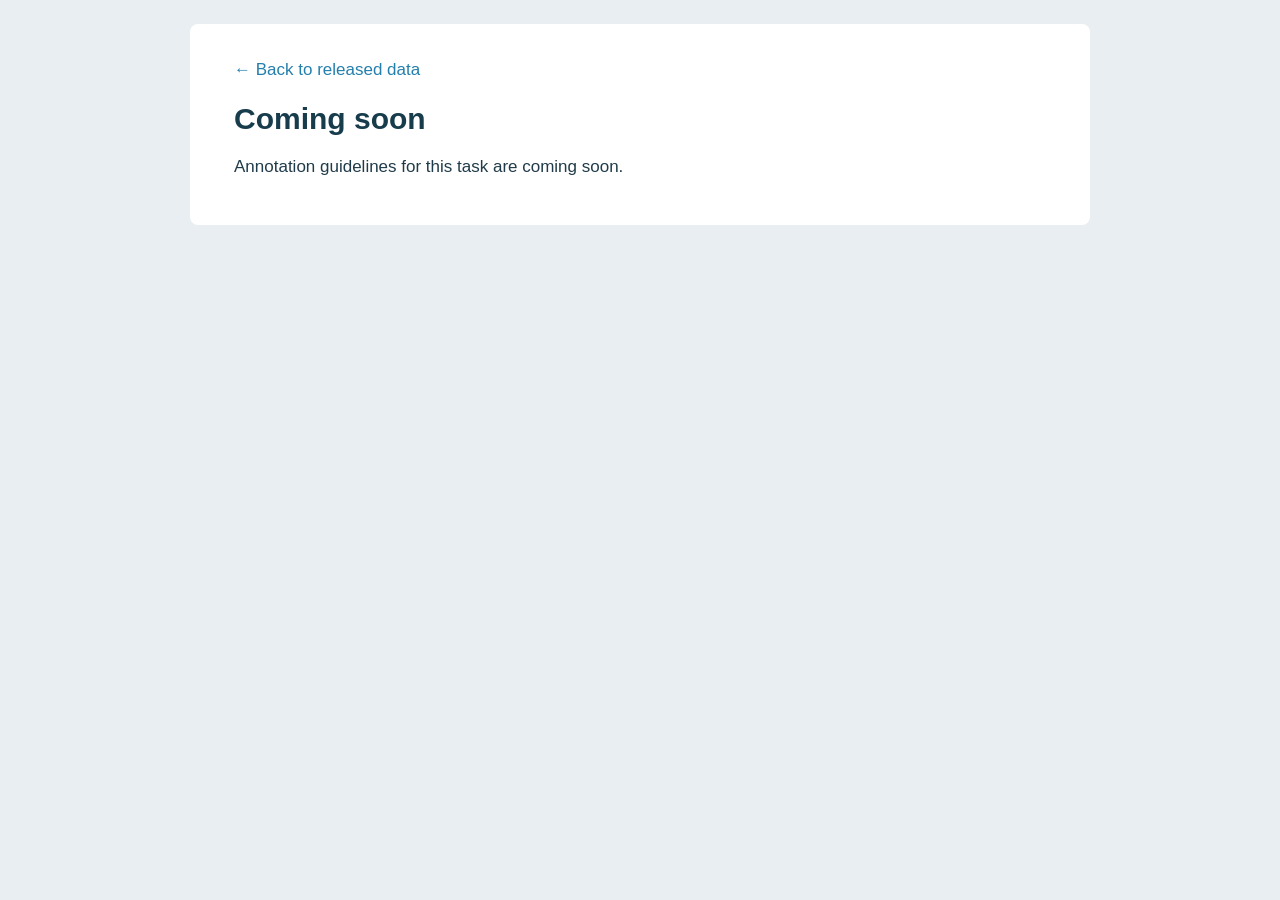
<file: static/guidelines/coming-soon.html>
<!doctype html><html lang="en"><head><meta charset="utf-8"><meta name="viewport" content="width=device-width, initial-scale=1"><title>Coming Soon · SurgΣ-DB Annotation Guidelines</title><meta name="author" content="SurgΣ-DB"><style>
@page {size: A4; margin: 16mm 17mm 18mm;
 @bottom-left {content: "SurgΣ-DB · Task Guide"; font-family: Guide; font-size: 8pt; color:#657781;}
 @bottom-right {content: counter(page); font-family: Guide; font-size: 8pt; color:#657781;}}
body {font-family: Guide, "Noto Sans CJK SC", "Microsoft YaHei", sans-serif; font-size:10.5pt; line-height:1.48; color:#203b49;}
.guide-page {break-before:page;}
.guide-page:first-child {break-before:auto;}
h1 {font-size:30pt; line-height:1.2; color:#173c4c; margin:8mm 0 4mm;}
h2 {font-size:17pt; line-height:1.3; color:#137f7a; margin:3mm 0; padding-top:3mm; border-top:1.6pt solid #137f7a; break-after:avoid;}
h3 {font-size:20pt; line-height:1.3; color:#173c4c; margin:4mm 0; break-after:avoid;}
h3.kicker {font-size:13pt; font-weight:400; color:#657781; margin:0 0 7mm;}
p {margin:2.8mm 0 3.2mm; orphans:2; widows:2;}
strong {font-weight:700;}
a {color:#247fac; text-decoration:none;}
em {font-style:normal;}
img {display:block; width:100%; height:auto; margin:3mm 0 2mm;}
img.example-image {width:55%; margin:2mm 0;}
.example,.construction {break-inside:avoid;}
.caption {font-size:9pt; line-height:1.4; color:#657781; margin:2mm 0 3mm;}
.references {font-size:10.5pt;}
.references h2 {font-size:20pt; margin-bottom:6mm;}
.overview {font-size:10.5pt;}
.overview h2 {margin-top:7mm;}
table {width:100%; border-collapse:collapse; table-layout:fixed; font-size:9.3pt; line-height:1.4; margin-top:4mm;}
thead {display:table-header-group;}
th,td {padding:2.5mm 2mm; text-align:left; border-bottom:0.5pt solid #d6e1e5; vertical-align:top;}
th {color:#137f7a; background:#eef5f5;}
th:first-child,td:first-child {width:9%;}
th:nth-child(2),td:nth-child(2) {width:49%;}
th:nth-child(3),td:nth-child(3) {width:42%;}
tr {break-inside:avoid;}
video {display:block; width:100%; max-height:520px; margin:16px 0; background:#12252e;}
@media screen {
 html {background:#e8eef1; scroll-behavior:smooth;}
 body {max-width:900px; margin:24px auto; font-size:17px; line-height:1.65;}
 .guide-page {background:white; padding:32px 44px; margin-bottom:24px; border-radius:8px;}
 h1 {font-size:40px;} h2 {font-size:27px;} h3 {font-size:30px;}
 table {font-size:15px;} .caption {font-size:14px;}
}
@media screen and (max-width:650px) {
 body {margin:0; font-size:16px;} .guide-page {padding:22px 18px; border-radius:0;}
 h1 {font-size:30px;} h3 {font-size:25px;} table {font-size:12px;}
 img.example-image {width:100%;}
}
@media print {video {display:none;}}
</style></head><body><section class="guide-page task"><nav aria-label="Back to project"><a href="../../index.html#annotation-guidelines">← Back to released data</a></nav>
<h3>Coming soon</h3>
<p>Annotation guidelines for this task are coming soon.</p>
</section></body></html>
</file>
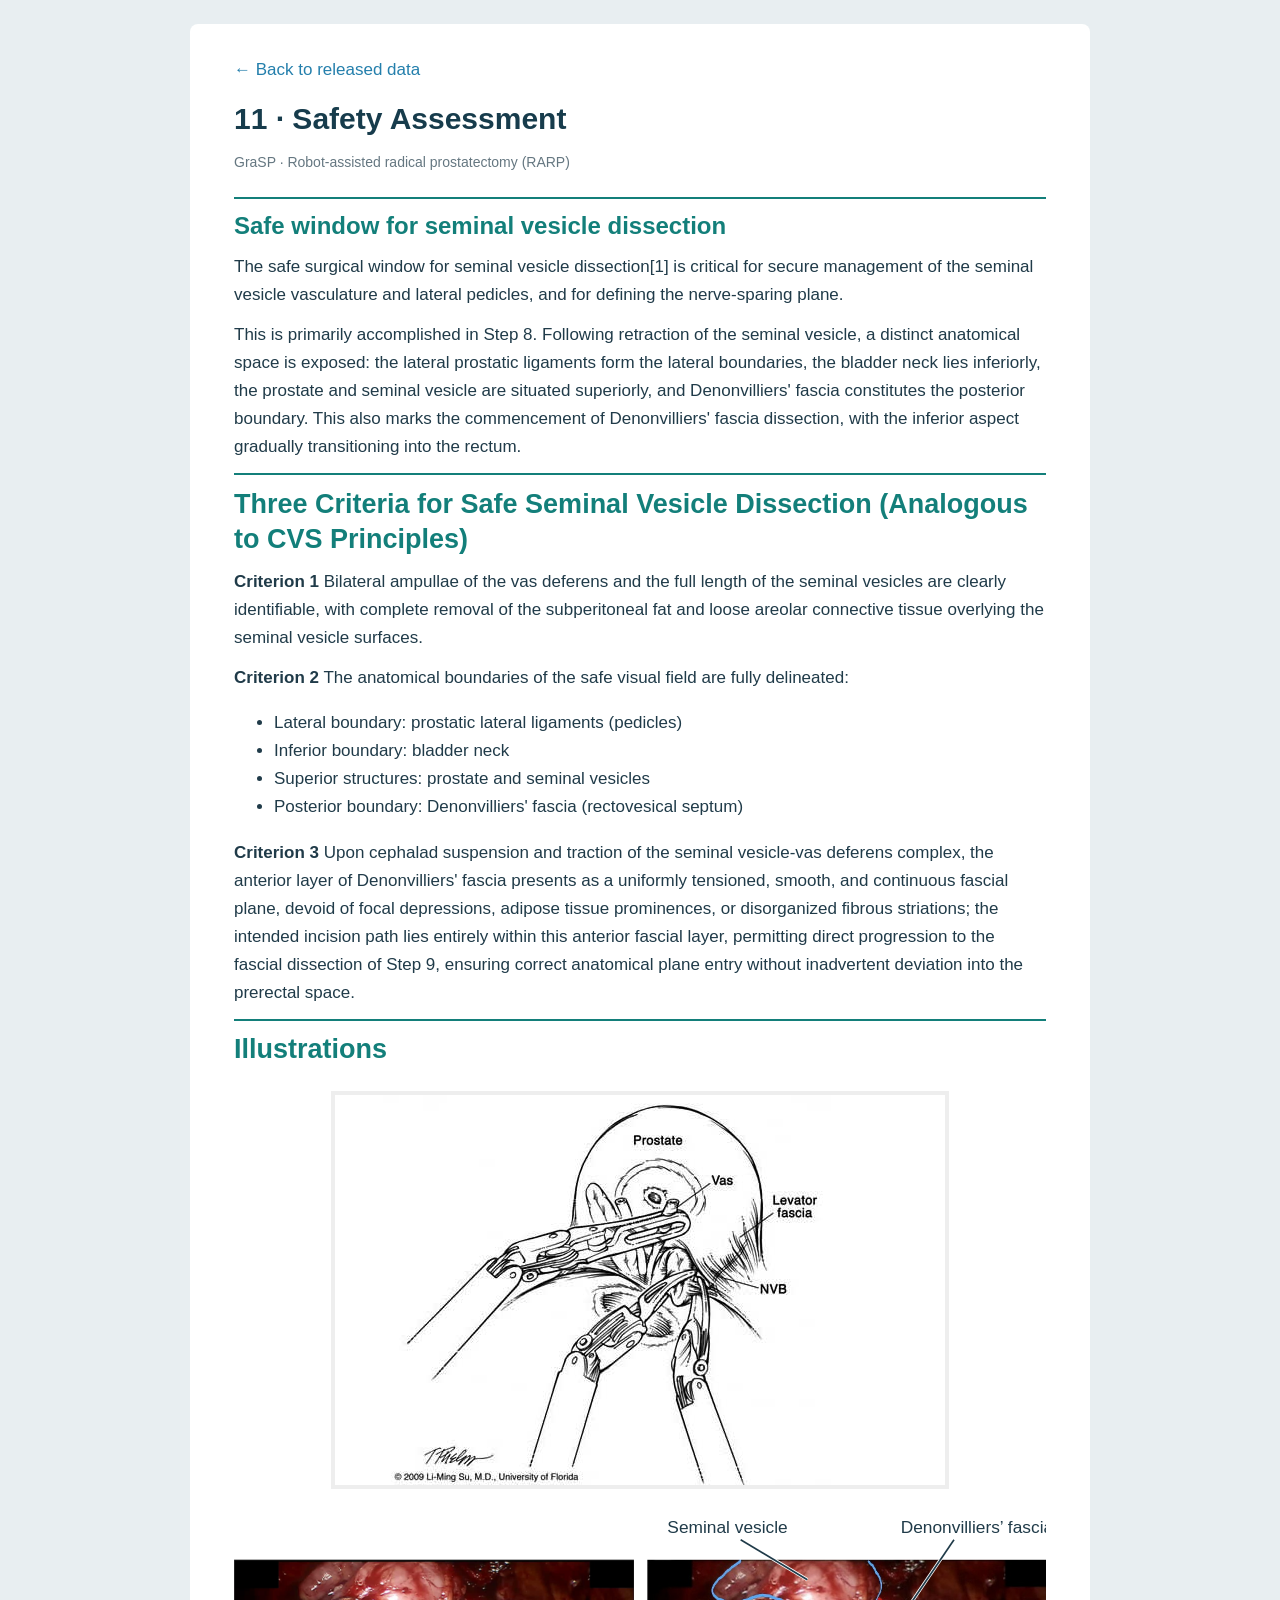
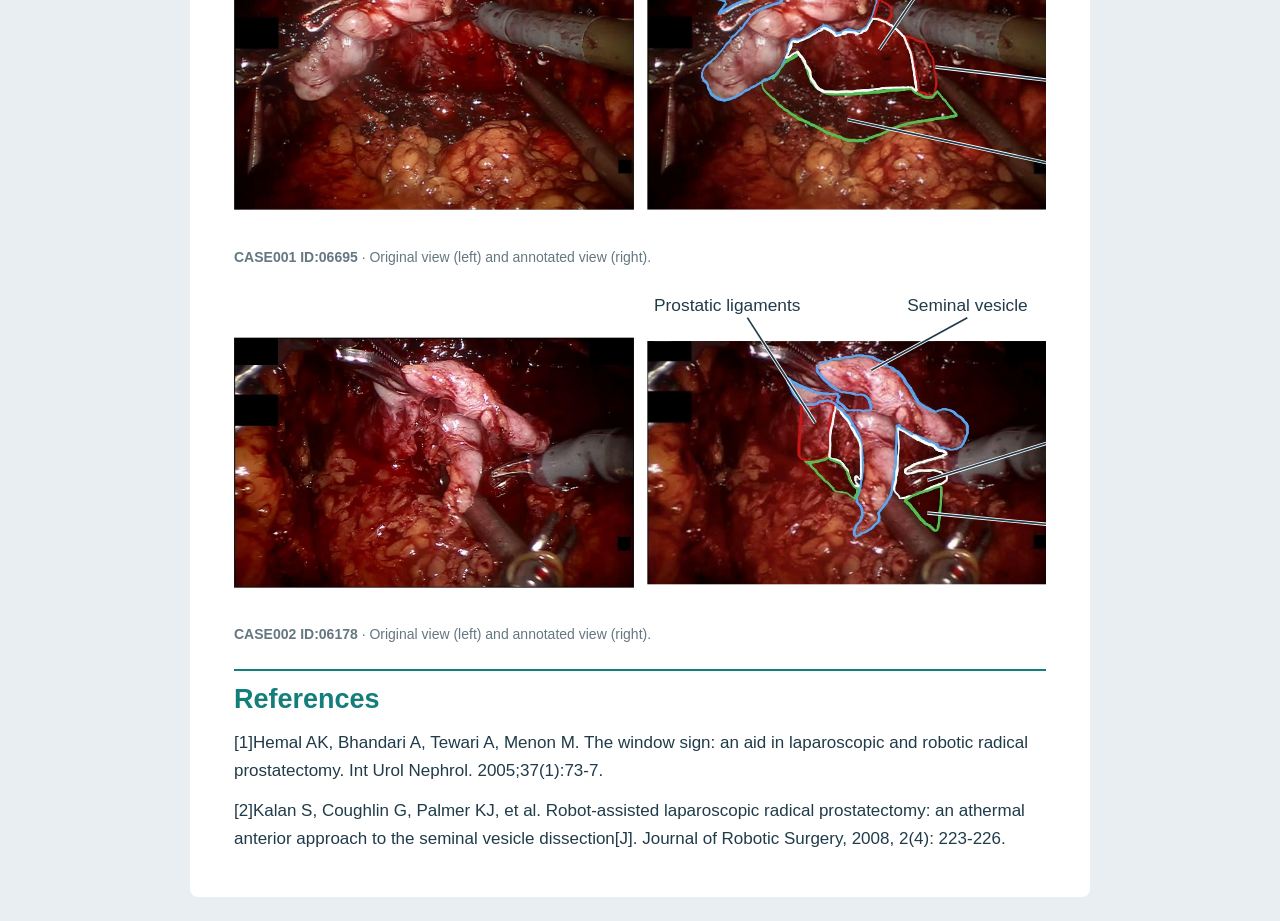
<file: static/guidelines/grasp-task-11.html>
<!doctype html><html lang="en"><head><meta charset="utf-8"><meta name="viewport" content="width=device-width, initial-scale=1"><title>GraSP Safety Assessment · SurgΣ-DB Annotation Guidelines</title><meta name="author" content="SurgΣ-DB"><style>
@page {size: A4; margin: 16mm 17mm 18mm;
 @bottom-left {content: "SurgΣ-DB · Task Guide"; font-family: Guide; font-size: 8pt; color:#657781;}
 @bottom-right {content: counter(page); font-family: Guide; font-size: 8pt; color:#657781;}}
body {font-family: Guide, "Noto Sans CJK SC", "Microsoft YaHei", sans-serif; font-size:10.5pt; line-height:1.48; color:#203b49;}
.guide-page {break-before:page;}
.guide-page:first-child {break-before:auto;}
h1 {font-size:30pt; line-height:1.2; color:#173c4c; margin:8mm 0 4mm;}
h2 {font-size:17pt; line-height:1.3; color:#137f7a; margin:3mm 0; padding-top:3mm; border-top:1.6pt solid #137f7a; break-after:avoid;}
h3 {font-size:20pt; line-height:1.3; color:#173c4c; margin:4mm 0; break-after:avoid;}
h3.kicker {font-size:13pt; font-weight:400; color:#657781; margin:0 0 7mm;}
p {margin:2.8mm 0 3.2mm; orphans:2; widows:2;}
strong {font-weight:700;}
a {color:#247fac; text-decoration:none;}
em {font-style:normal;}
img {display:block; width:100%; height:auto; margin:3mm 0 2mm;}
img.example-image {width:55%; margin:2mm 0;}
.example,.construction {break-inside:avoid;}
.caption {font-size:9pt; line-height:1.4; color:#657781; margin:2mm 0 3mm;}
.references {font-size:10.5pt;}
.references h2 {font-size:20pt; margin-bottom:6mm;}
.overview {font-size:10.5pt;}
.overview h2 {margin-top:7mm;}
table {width:100%; border-collapse:collapse; table-layout:fixed; font-size:9.3pt; line-height:1.4; margin-top:4mm;}
thead {display:table-header-group;}
th,td {padding:2.5mm 2mm; text-align:left; border-bottom:0.5pt solid #d6e1e5; vertical-align:top;}
th {color:#137f7a; background:#eef5f5;}
th:first-child,td:first-child {width:9%;}
th:nth-child(2),td:nth-child(2) {width:49%;}
th:nth-child(3),td:nth-child(3) {width:42%;}
tr {break-inside:avoid;}
video {display:block; width:100%; max-height:520px; margin:16px 0; background:#12252e;}
@media screen {
 html {background:#e8eef1; scroll-behavior:smooth;}
 body {max-width:900px; margin:24px auto; font-size:17px; line-height:1.65;}
 .guide-page {background:white; padding:32px 44px; margin-bottom:24px; border-radius:8px;}
 h1 {font-size:40px;} h2 {font-size:27px;} h3 {font-size:30px;}
 table {font-size:15px;} .caption {font-size:14px;}
}
@media screen and (max-width:650px) {
 body {margin:0; font-size:16px;} .guide-page {padding:22px 18px; border-radius:0;}
 h1 {font-size:30px;} h3 {font-size:25px;} table {font-size:12px;}
 img.example-image {width:100%;}
}
@media print {video {display:none;}}

.safety-title {font-size:24px; margin-top:24px;}
.safety-figures {display:grid; grid-template-columns:repeat(2,minmax(0,1fr)); gap:20px; margin:20px 0;}
.safety-figures figure {margin:0;}
.safety-diagram {max-width:618px; margin:24px auto;}
.safety-figures img {margin:0;}
@media screen and (max-width:650px) {.safety-figures {grid-template-columns:1fr;}}

.safety-case {margin:24px 0;}
.safety-case-scroll {overflow-x:auto;}
.safety-case svg {display:block; width:100%; min-width:1000px; height:auto;}
.safety-case-scroll:focus-visible {outline:2px solid #137f7a; outline-offset:4px;}
.safety-case .anatomy-label {font:26px sans-serif; fill:#203b49;}
.safety-case .leader-halo {stroke:white; stroke-width:5; fill:none;}
.safety-case .leader {stroke:#203b49; stroke-width:2.5; fill:none;}
</style></head><body><main class="guide-page task"><nav aria-label="Back to project"><a href="../../index.html#annotation-guidelines">← Back to released data</a></nav>
<h3>11 · Safety Assessment</h3>
<p class="caption">GraSP · Robot-assisted radical prostatectomy (RARP)</p>
<h2 class="safety-title">Safe window for seminal vesicle dissection</h2>
<p>The safe surgical window for seminal vesicle dissection[1] is critical for secure management of the seminal vesicle vasculature and lateral pedicles, and for defining the nerve-sparing plane.</p>
<p>This is primarily accomplished in Step 8. Following retraction of the seminal vesicle, a distinct anatomical space is exposed: the lateral prostatic ligaments form the lateral boundaries, the bladder neck lies inferiorly, the prostate and seminal vesicle are situated superiorly, and Denonvilliers&#x27; fascia constitutes the posterior boundary. This also marks the commencement of Denonvilliers&#x27; fascia dissection, with the inferior aspect gradually transitioning into the rectum.</p>
<h2>Three Criteria for Safe Seminal Vesicle Dissection (Analogous to CVS Principles)</h2>
<p><strong>Criterion 1</strong> Bilateral ampullae of the vas deferens and the full length of the seminal vesicles are clearly identifiable, with complete removal of the subperitoneal fat and loose areolar connective tissue overlying the seminal vesicle surfaces.</p>
<p><strong>Criterion 2</strong> The anatomical boundaries of the safe visual field are fully delineated:</p>
<ul><li>Lateral boundary: prostatic lateral ligaments (pedicles)</li><li>Inferior boundary: bladder neck</li><li>Superior structures: prostate and seminal vesicles</li><li>Posterior boundary: Denonvilliers&#x27; fascia (rectovesical septum)</li></ul>
<p><strong>Criterion 3</strong> Upon cephalad suspension and traction of the seminal vesicle-vas deferens complex, the anterior layer of Denonvilliers&#x27; fascia presents as a uniformly tensioned, smooth, and continuous fascial plane, devoid of focal depressions, adipose tissue prominences, or disorganized fibrous striations; the intended incision path lies entirely within this anterior fascial layer, permitting direct progression to the fascial dissection of Step 9, ensuring correct anatomical plane entry without inadvertent deviation into the prerectal space.</p>
<h2>Illustrations</h2>
<figure class="safety-diagram"><img src="media/grasp-safety/image1.png" alt="Anatomical illustration of seminal vesicle dissection from the supplied guideline"></figure>
<figure class="safety-case"><div class="safety-case-scroll" role="region" aria-label="CASE001 anatomical labels" tabindex="0">
<svg xmlns="http://www.w3.org/2000/svg" viewBox="0 0 1500 490" role="img" aria-labelledby="case-001-title case-001-desc">
<title id="case-001-title">CASE001 ID:06695 — original and annotated surgical views</title>
<desc id="case-001-desc">Labels identify the seminal vesicle, Denonvilliers’ fascia, prostatic ligaments and bladder neck.</desc>
<image href="media/grasp-safety/image2.png" x="0" y="70" width="600" height="375" preserveAspectRatio="xMidYMid meet"/>
<image href="media/grasp-safety/image3.jpeg" x="620" y="70" width="600" height="375" preserveAspectRatio="xMidYMid meet"/>
<polyline class="leader-halo" points="760,40 860,100"/>
<polyline class="leader" points="760,40 860,100"/>
<text class="anatomy-label" x="650" y="30">Seminal vesicle</text>
<polyline class="leader-halo" points="1080,40 968,205"/>
<polyline class="leader" points="1080,40 968,205"/>
<text class="anatomy-label" x="1000" y="30">Denonvilliers’ fascia</text>
<polyline class="leader-halo" points="1230,252 1052,231"/>
<polyline class="leader" points="1230,252 1052,231"/>
<text class="anatomy-label" x="1240" y="270">Prostatic ligaments</text>
<polyline class="leader-halo" points="1230,377 920,310"/>
<polyline class="leader" points="1230,377 920,310"/>
<text class="anatomy-label" x="1240" y="395">The bladder neck</text>
</svg></div>
<figcaption class="caption"><strong>CASE001 ID:06695</strong> · Original view (left) and annotated view (right).</figcaption></figure>
<figure class="safety-case"><div class="safety-case-scroll" role="region" aria-label="CASE002 anatomical labels" tabindex="0">
<svg xmlns="http://www.w3.org/2000/svg" viewBox="0 0 1500 490" role="img" aria-labelledby="case-002-title case-002-desc">
<title id="case-002-title">CASE002 ID:06178 — original and annotated surgical views</title>
<desc id="case-002-desc">Labels identify the seminal vesicle, Denonvilliers’ fascia, prostatic ligaments and bladder neck.</desc>
<image href="media/grasp-safety/image4.jpeg" x="0" y="70" width="600" height="375" preserveAspectRatio="xMidYMid meet"/>
<image href="media/grasp-safety/image5.jpeg" x="620" y="70" width="600" height="375" preserveAspectRatio="xMidYMid meet"/>
<polyline class="leader-halo" points="770,40 872,198"/>
<polyline class="leader" points="770,40 872,198"/>
<text class="anatomy-label" x="630" y="30">Prostatic ligaments</text>
<polyline class="leader-halo" points="1100,40 956,119"/>
<polyline class="leader" points="1100,40 956,119"/>
<text class="anatomy-label" x="1010" y="30">Seminal vesicle</text>
<polyline class="leader-halo" points="1230,225 1040,284"/>
<polyline class="leader" points="1230,225 1040,284"/>
<text class="anatomy-label" x="1240" y="240">Denonvilliers’ fascia</text>
<polyline class="leader-halo" points="1230,351 1040,333"/>
<polyline class="leader" points="1230,351 1040,333"/>
<text class="anatomy-label" x="1240" y="370">The bladder neck</text>
</svg></div>
<figcaption class="caption"><strong>CASE002 ID:06178</strong> · Original view (left) and annotated view (right).</figcaption></figure>
<h2>References</h2>
<p>[1]Hemal AK, Bhandari A, Tewari A, Menon M. The window sign: an aid in laparoscopic and robotic radical prostatectomy. Int Urol Nephrol. 2005;37(1):73-7.</p>
<p>[2]Kalan S, Coughlin G, Palmer KJ, et al. Robot-assisted laparoscopic radical prostatectomy: an athermal anterior approach to the seminal vesicle dissection[J]. Journal of Robotic Surgery, 2008, 2(4): 223-226.</p>
</main></body></html>
</file>
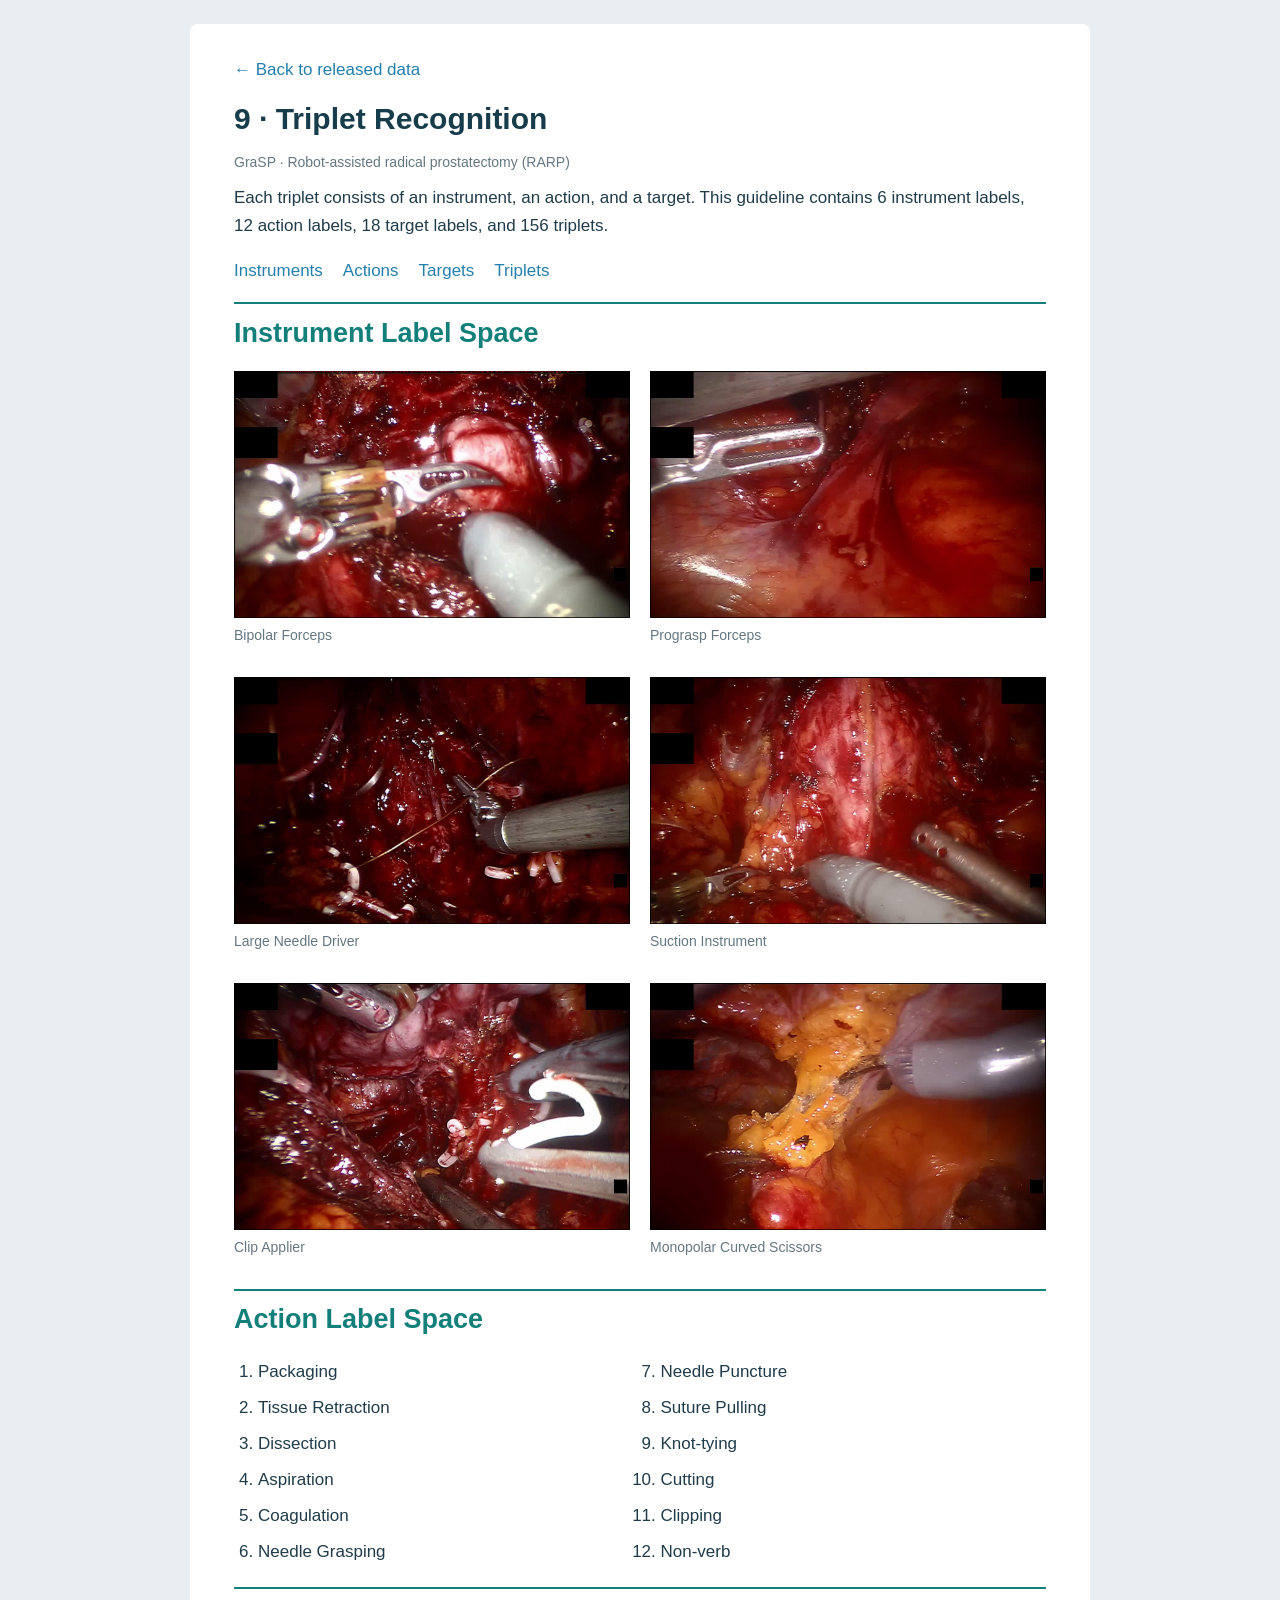
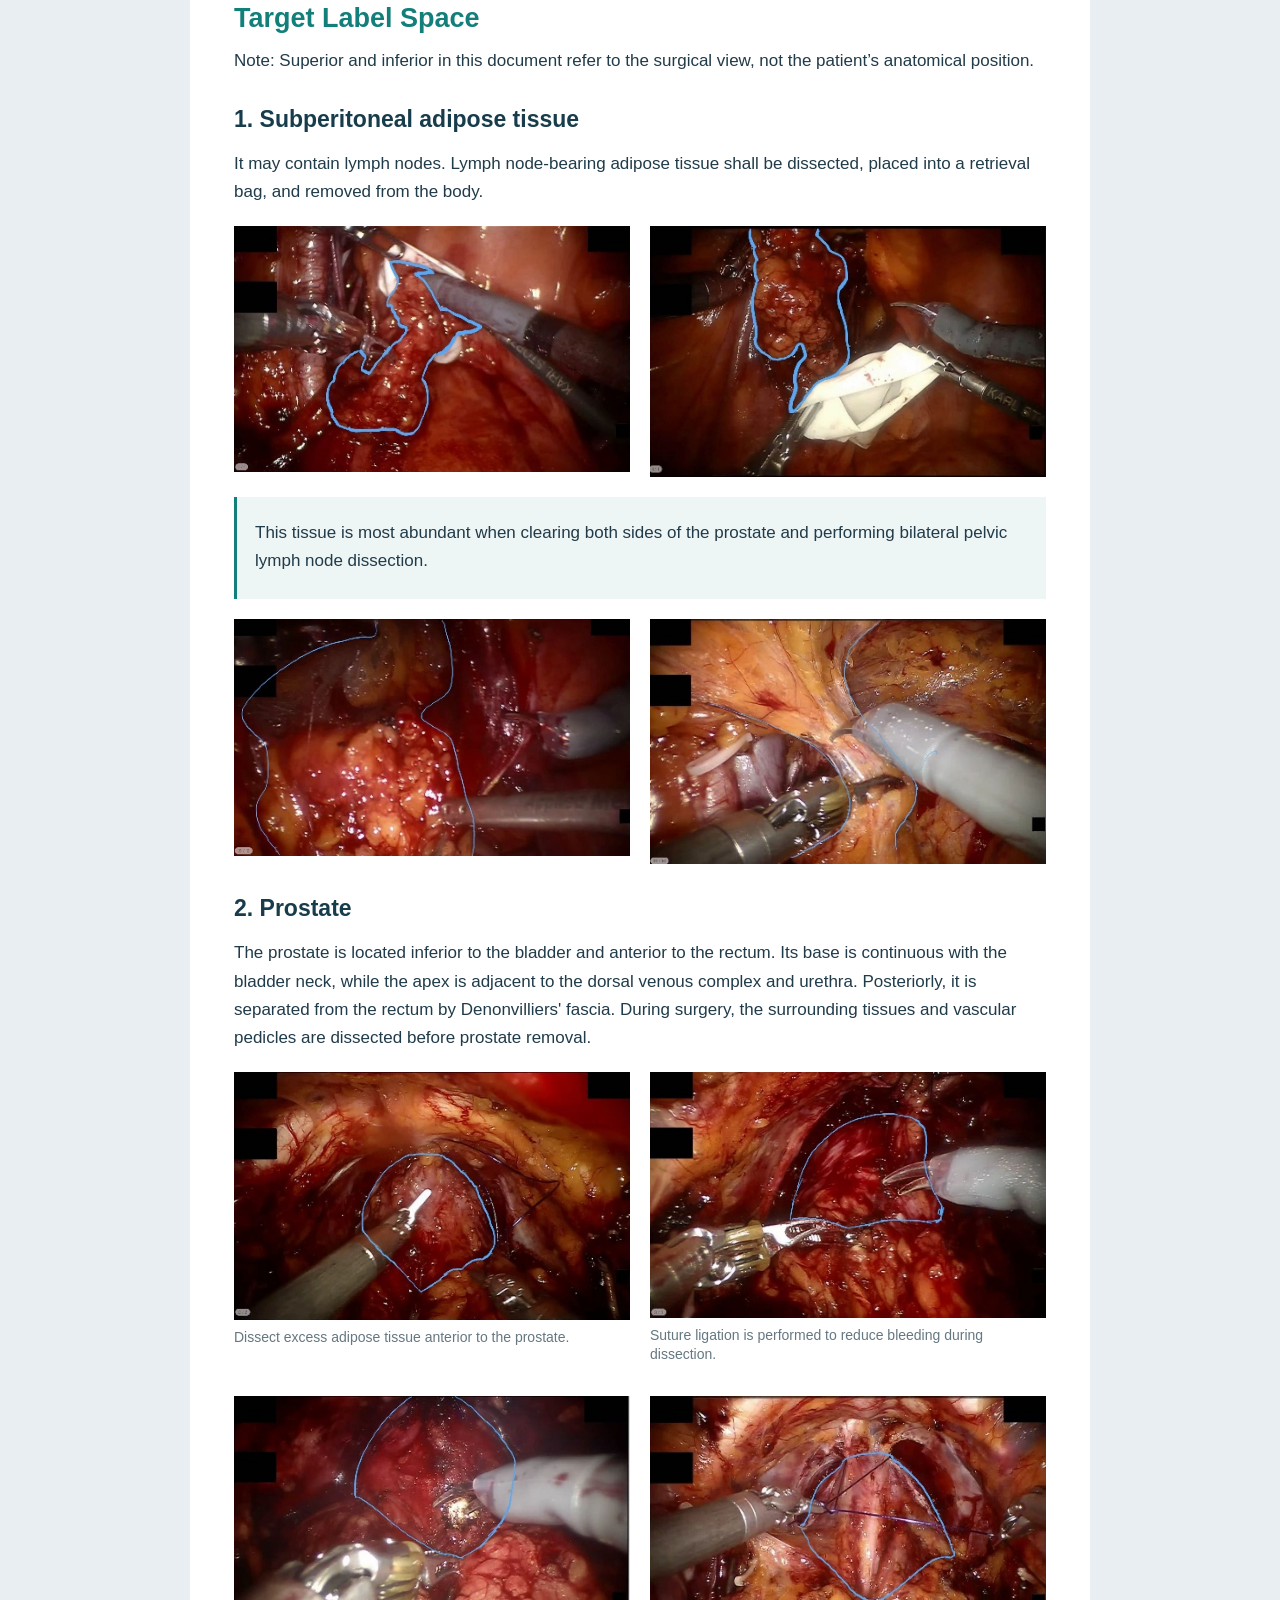
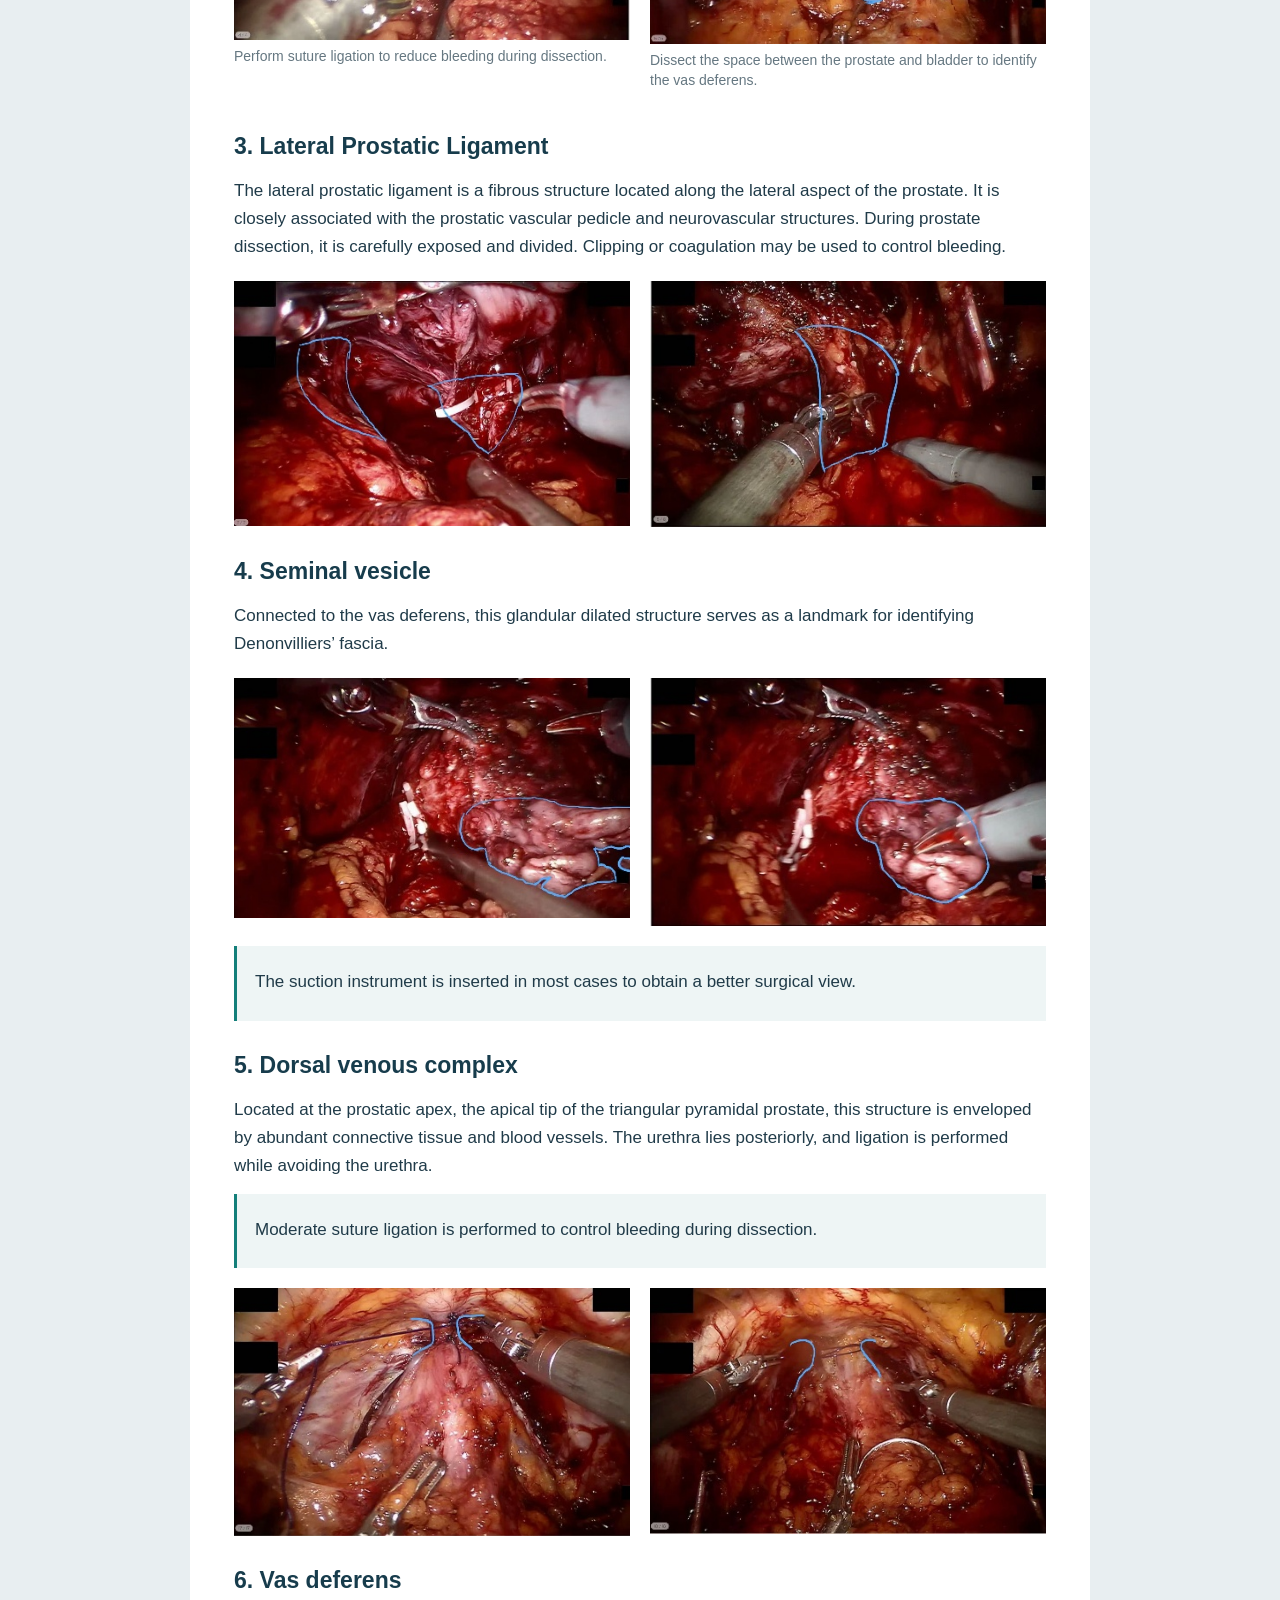
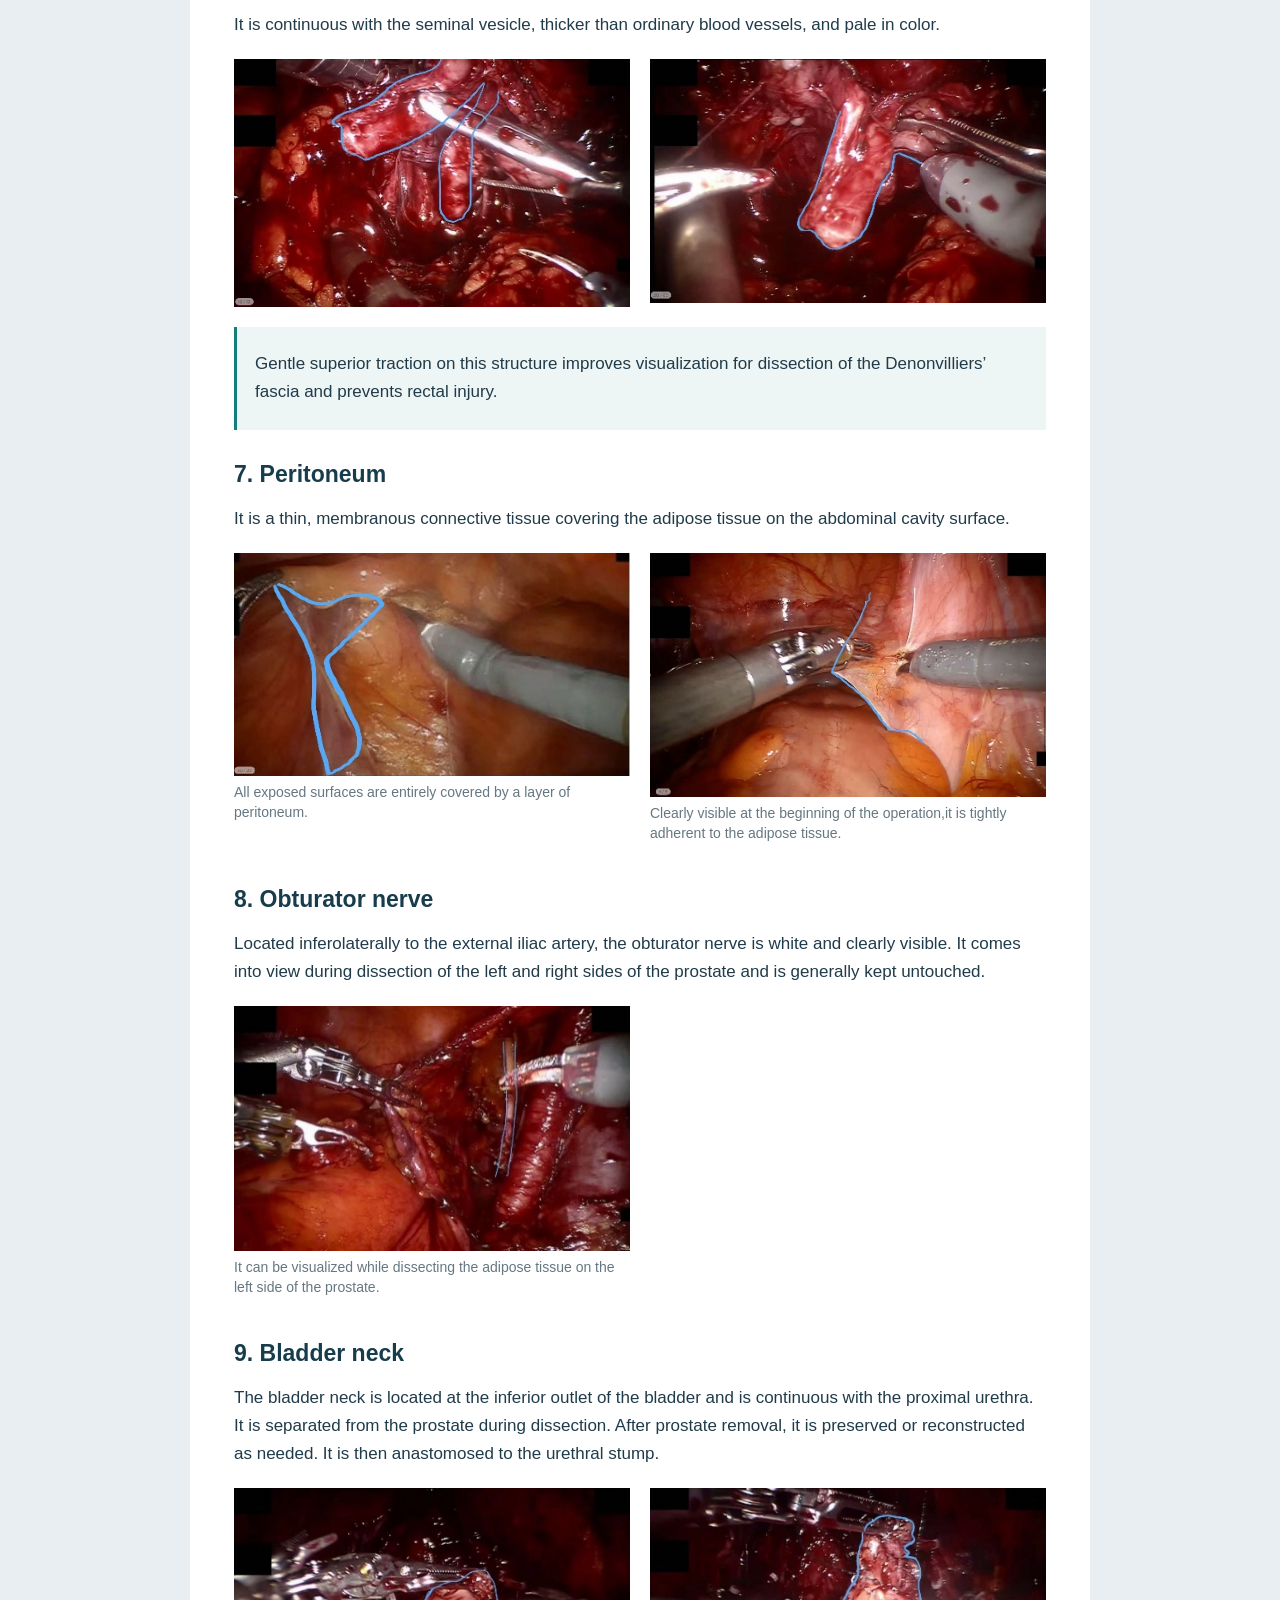
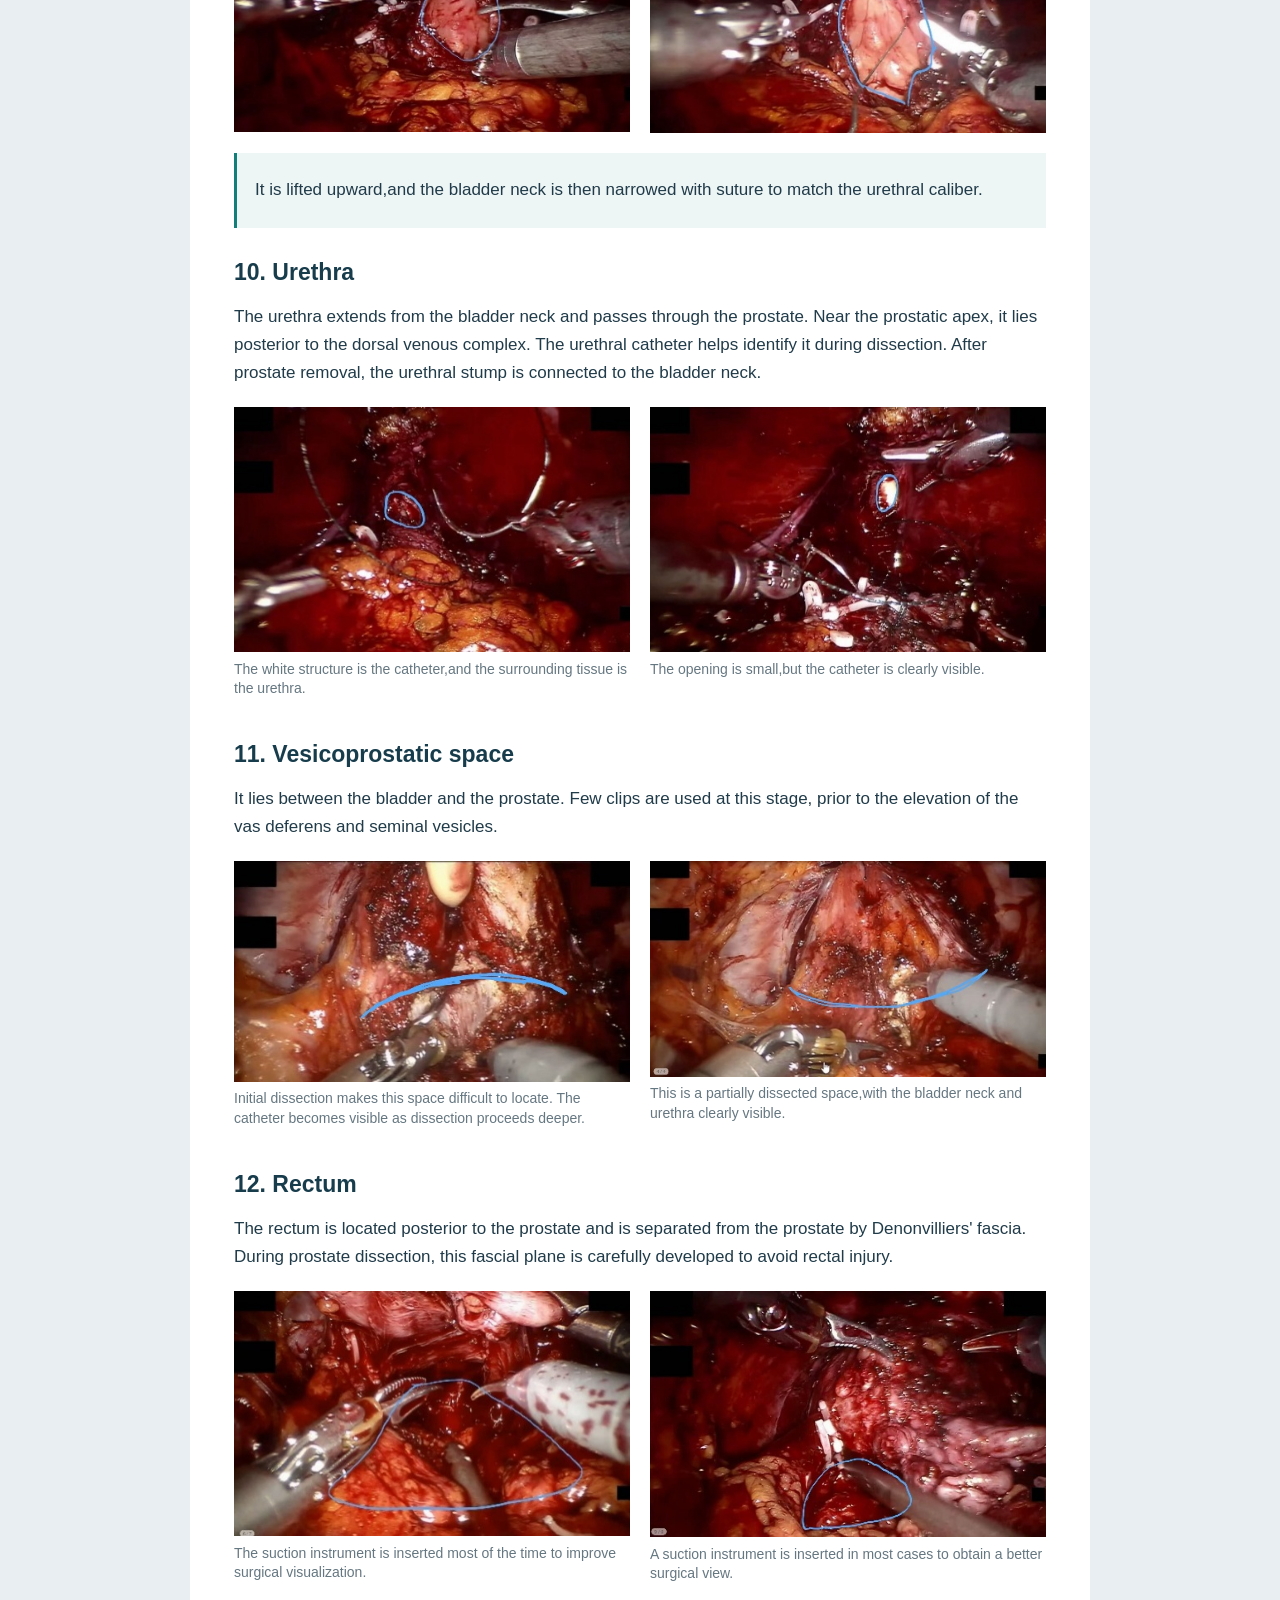
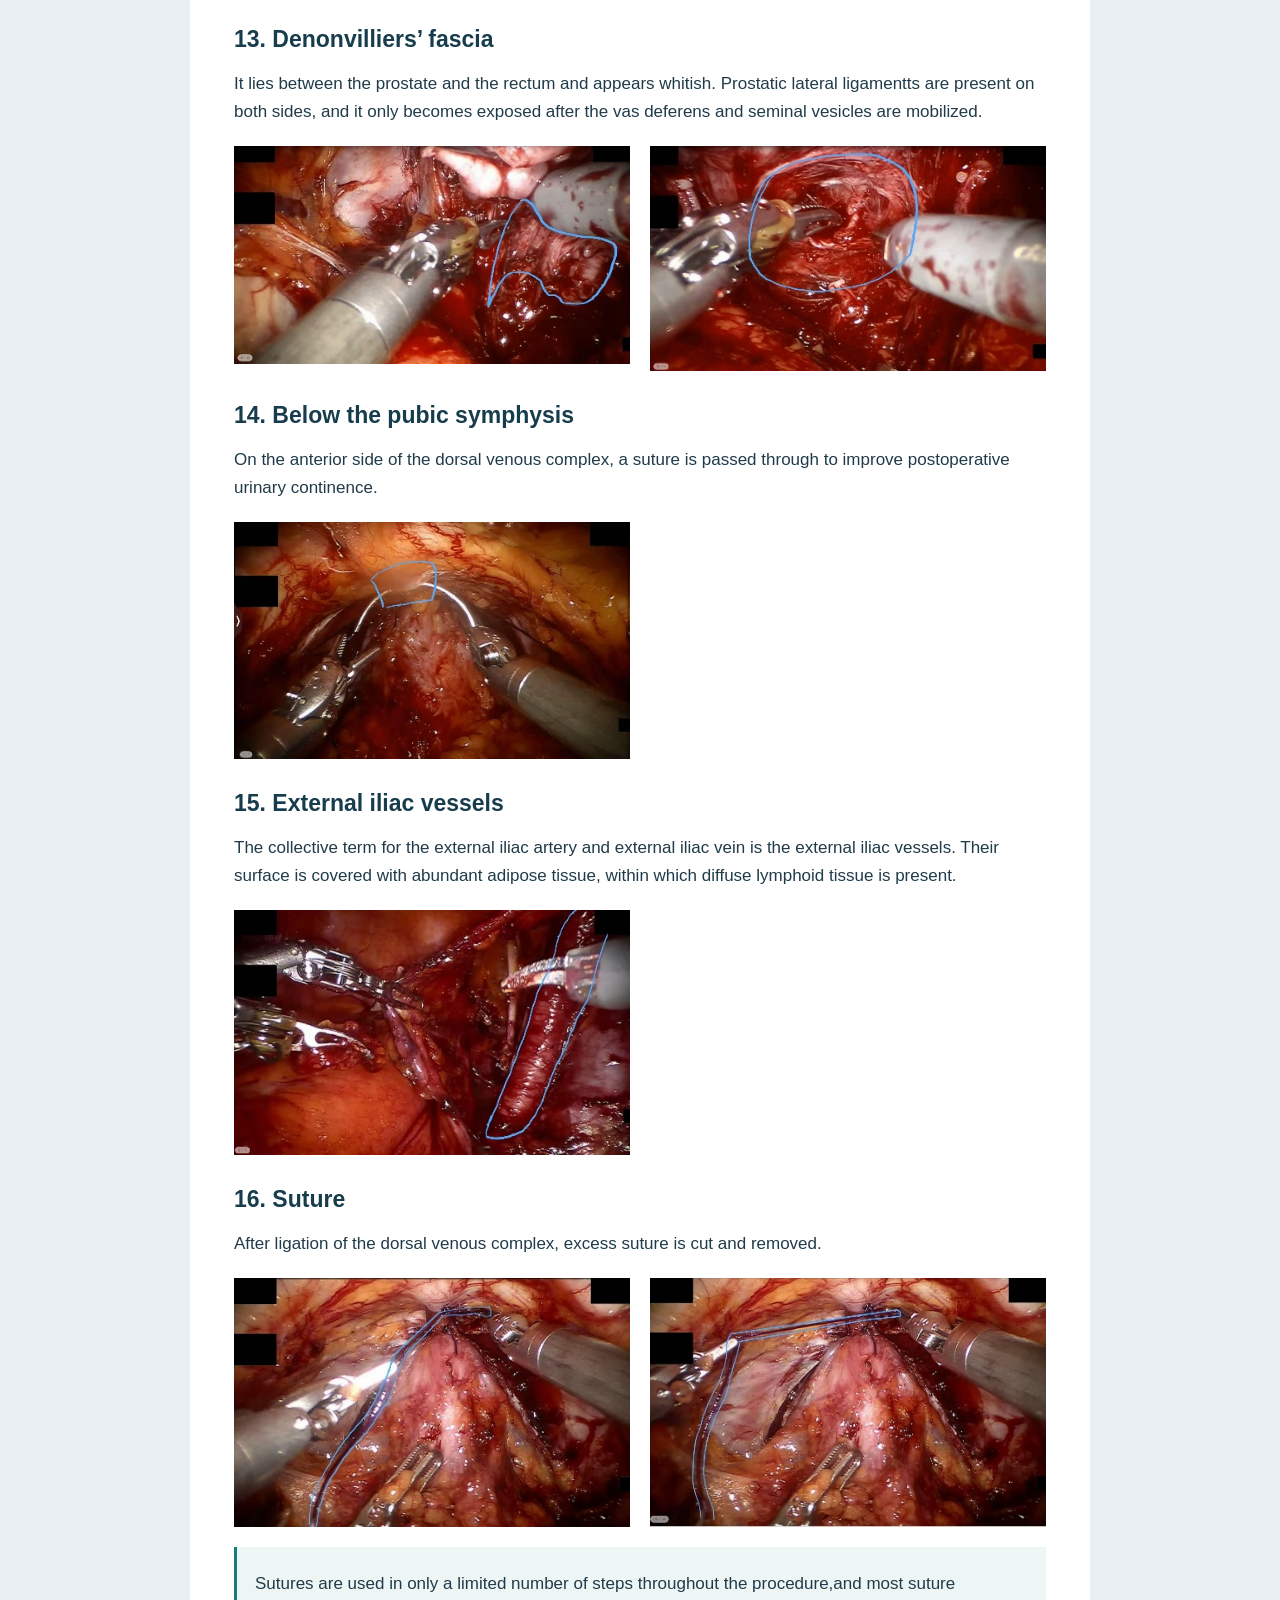
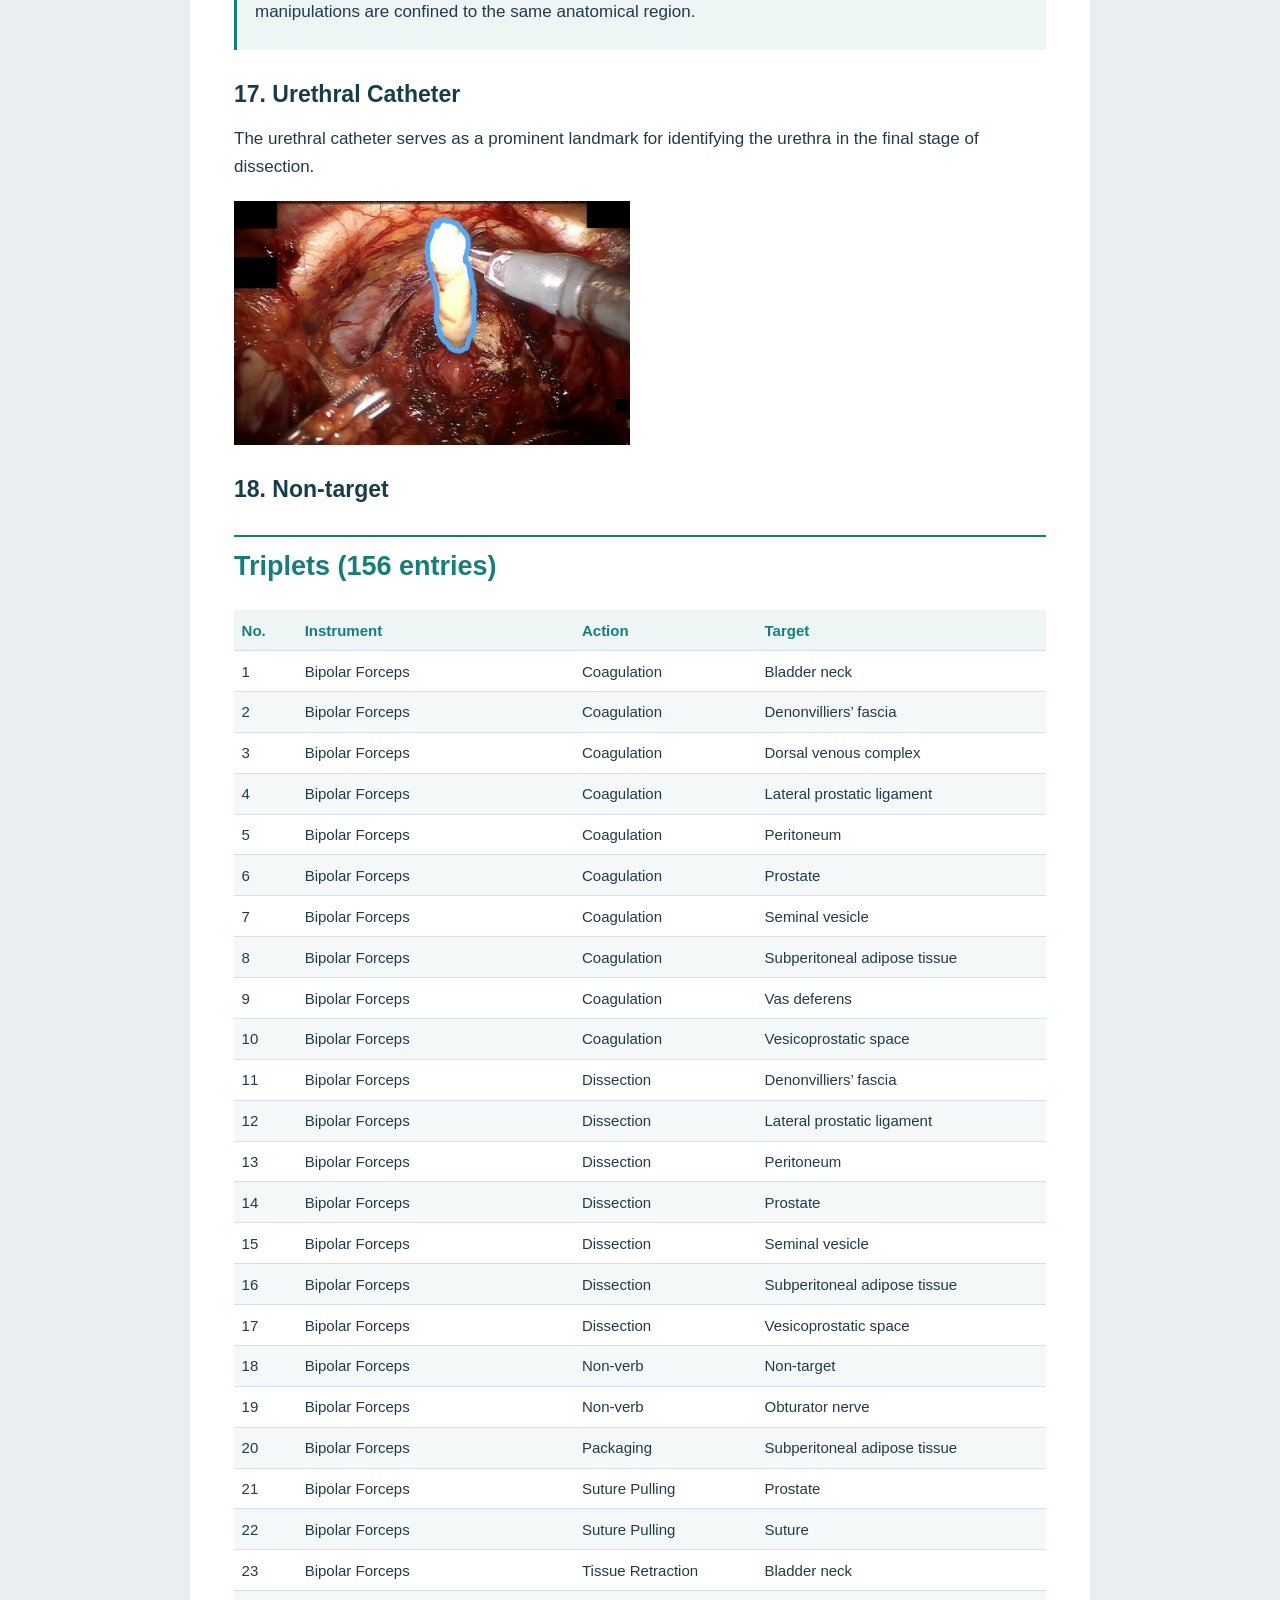
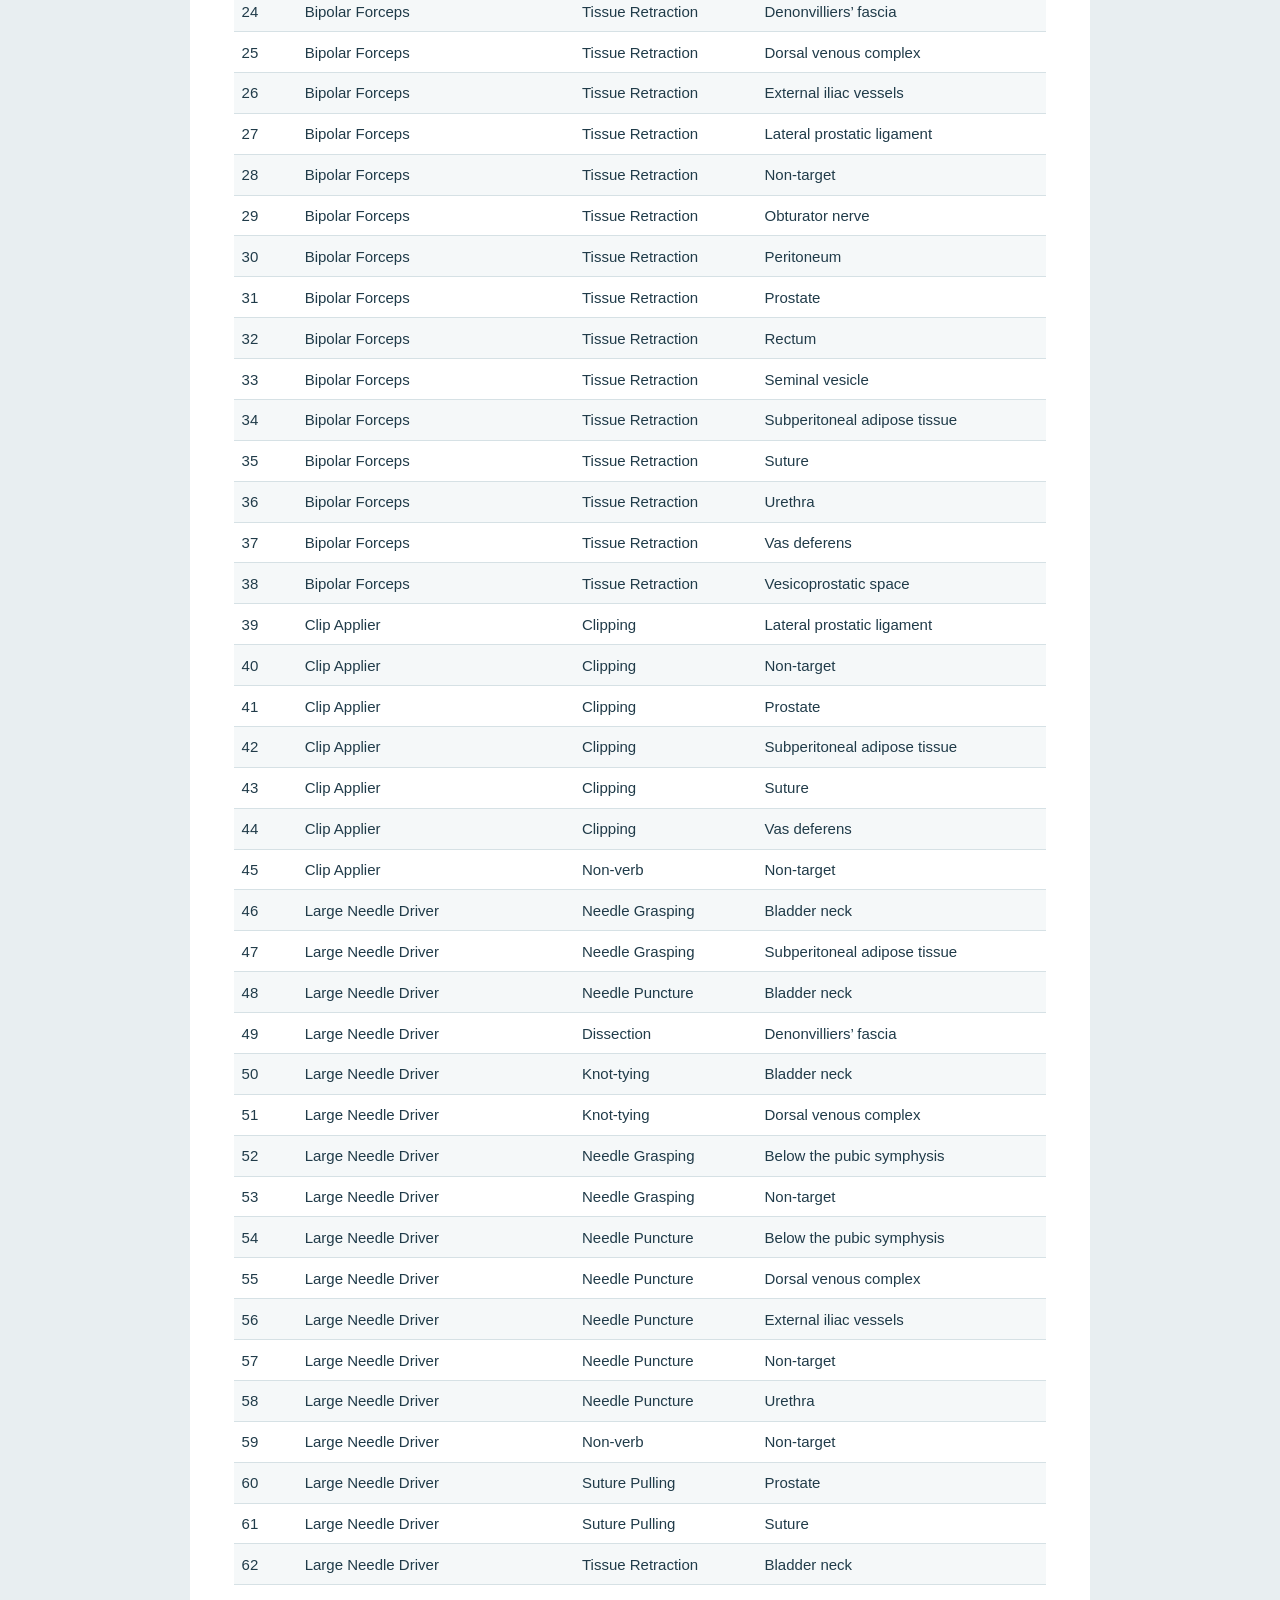
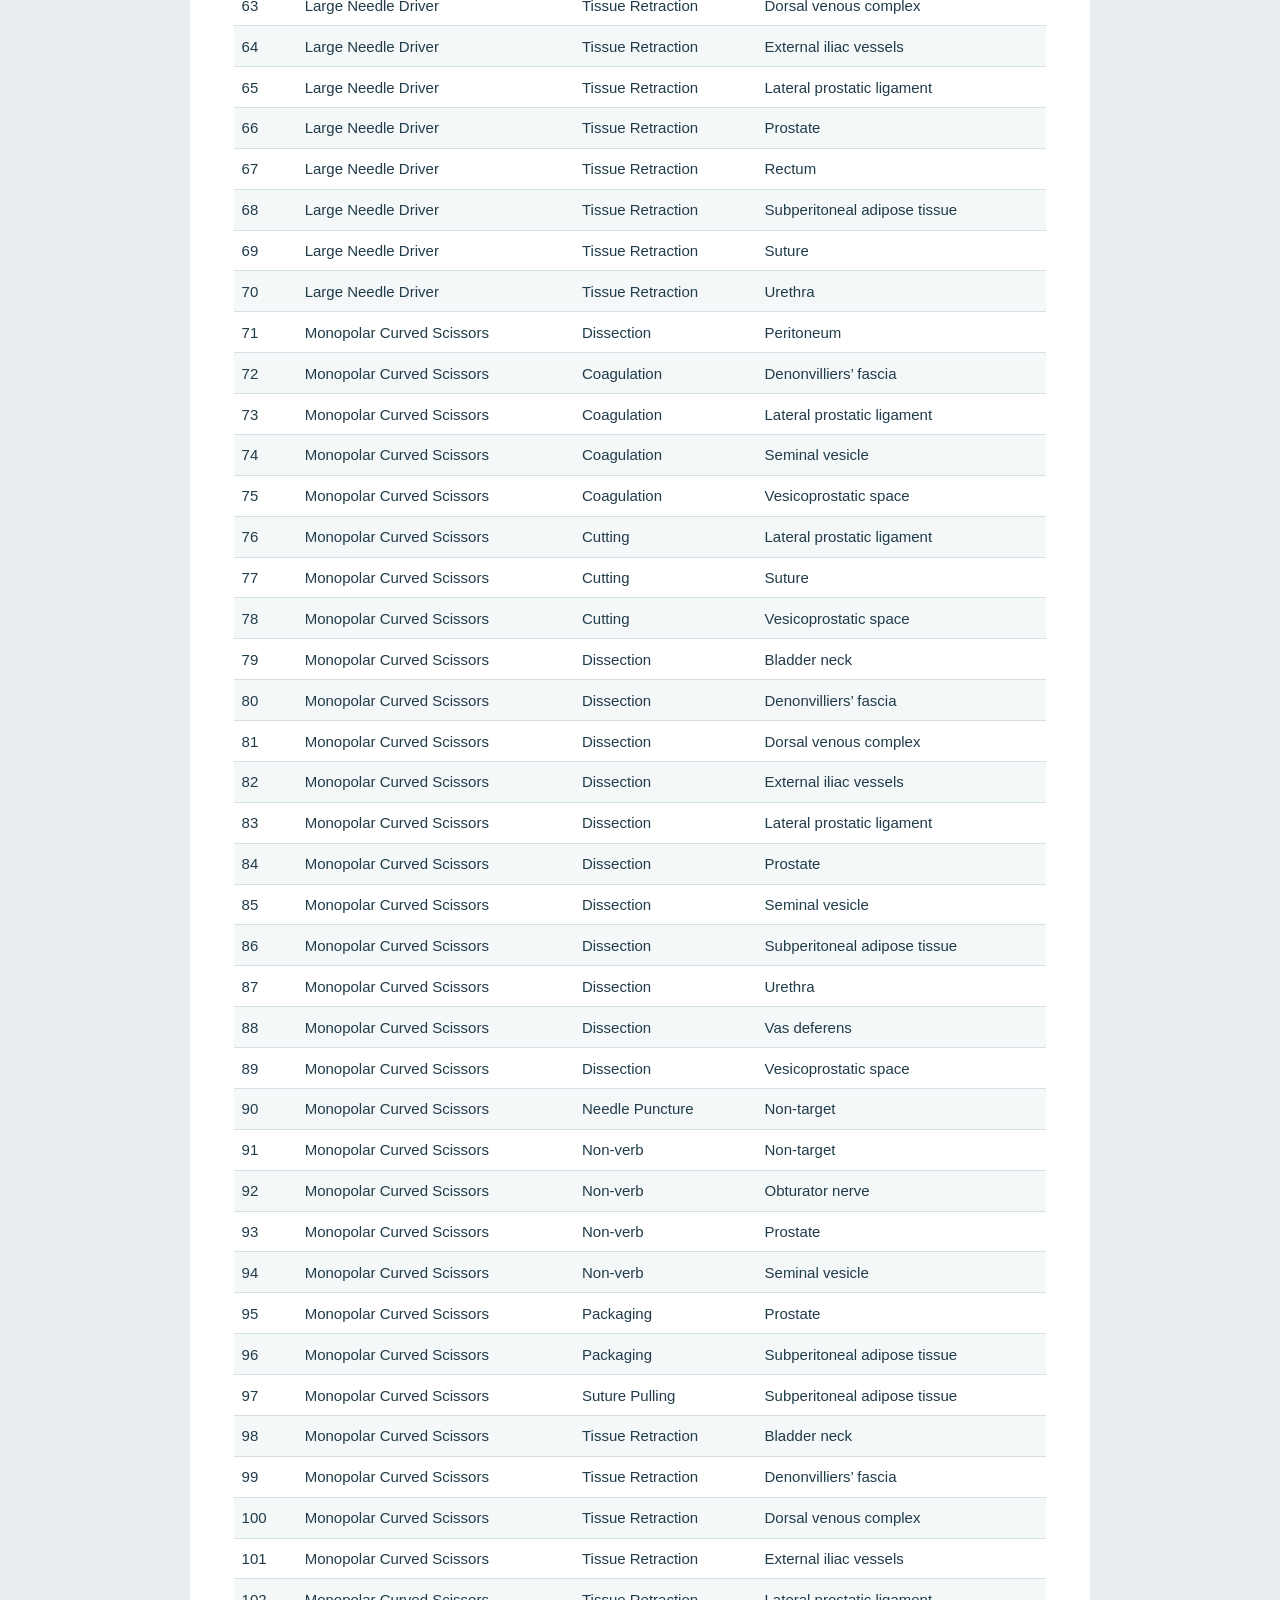
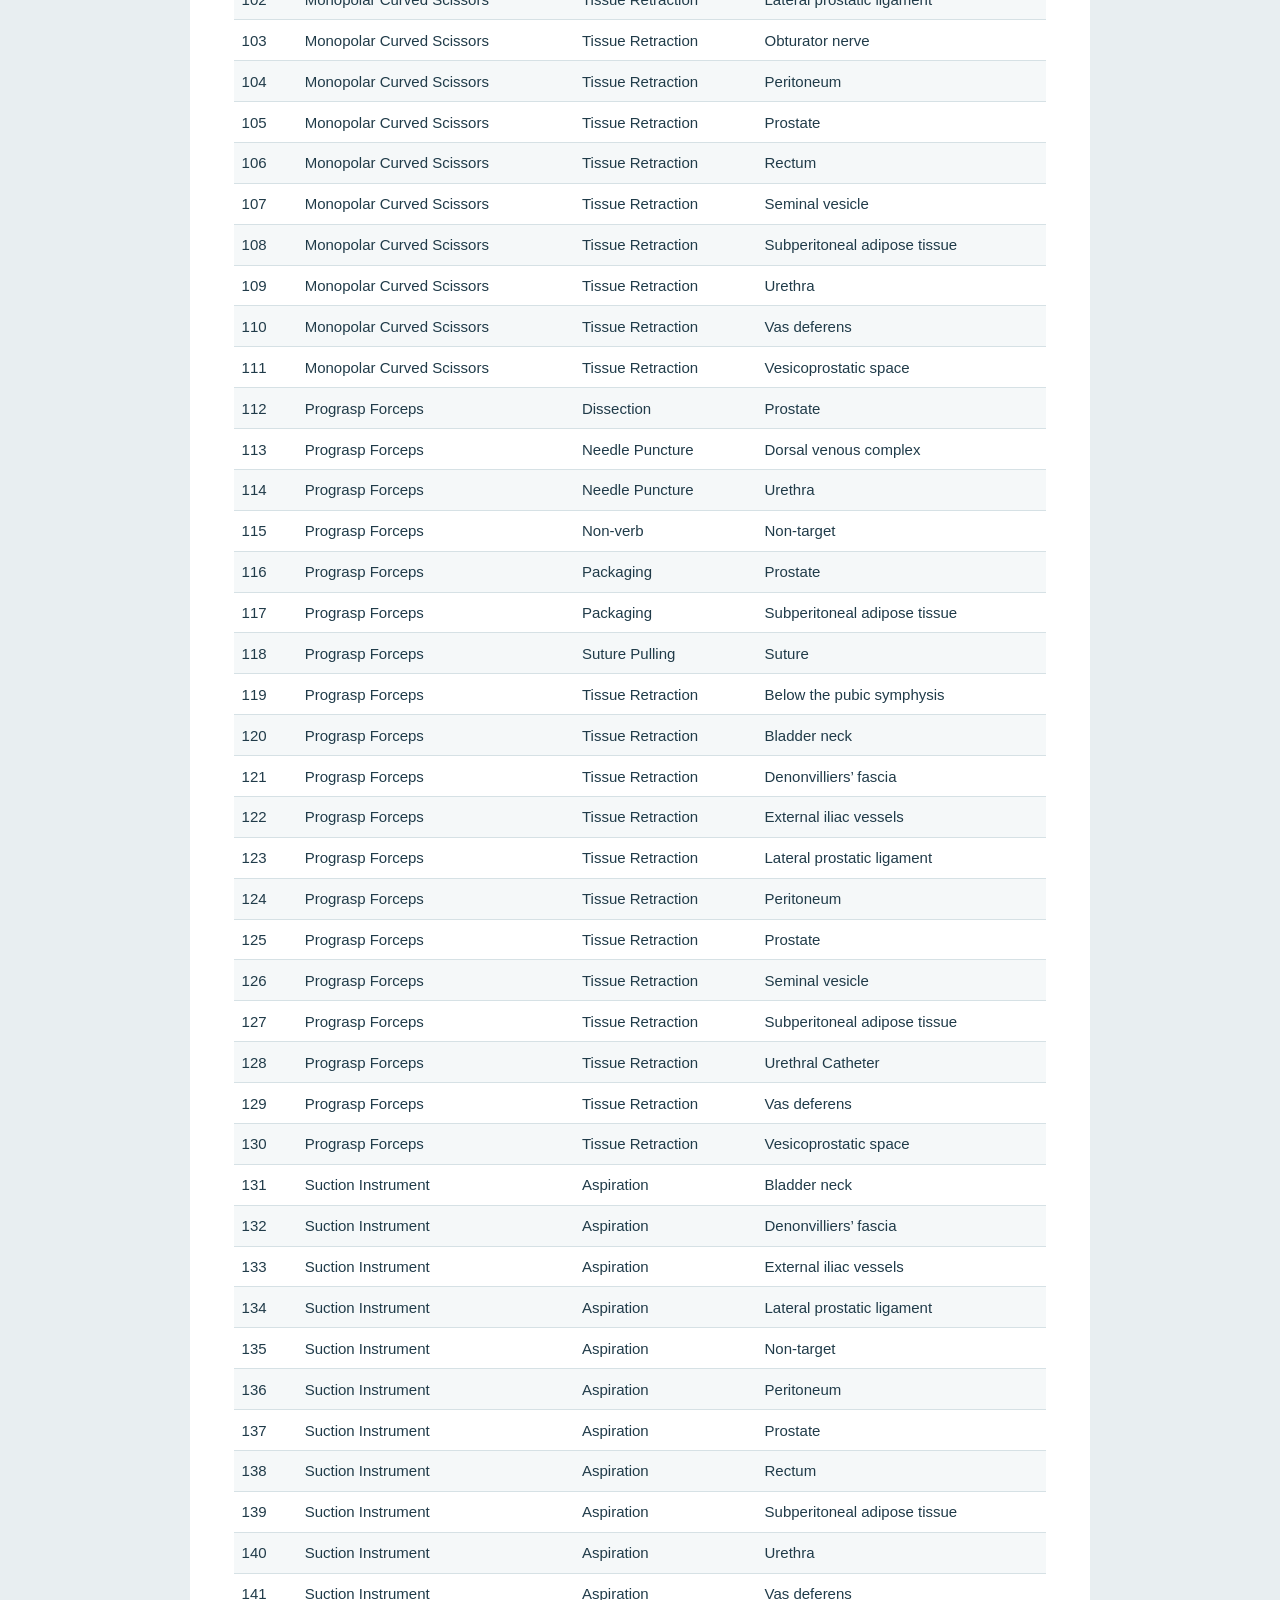
<file: static/guidelines/grasp-task-9.html>
<!doctype html><html lang="en"><head><meta charset="utf-8"><meta name="viewport" content="width=device-width, initial-scale=1"><title>GraSP Triplet Recognition · SurgΣ-DB Annotation Guidelines</title><meta name="author" content="SurgΣ-DB"><style>
@page {size: A4; margin: 16mm 17mm 18mm;
 @bottom-left {content: "SurgΣ-DB · Task Guide"; font-family: Guide; font-size: 8pt; color:#657781;}
 @bottom-right {content: counter(page); font-family: Guide; font-size: 8pt; color:#657781;}}
body {font-family: Guide, "Noto Sans CJK SC", "Microsoft YaHei", sans-serif; font-size:10.5pt; line-height:1.48; color:#203b49;}
.guide-page {break-before:page;}
.guide-page:first-child {break-before:auto;}
h1 {font-size:30pt; line-height:1.2; color:#173c4c; margin:8mm 0 4mm;}
h2 {font-size:17pt; line-height:1.3; color:#137f7a; margin:3mm 0; padding-top:3mm; border-top:1.6pt solid #137f7a; break-after:avoid;}
h3 {font-size:20pt; line-height:1.3; color:#173c4c; margin:4mm 0; break-after:avoid;}
h3.kicker {font-size:13pt; font-weight:400; color:#657781; margin:0 0 7mm;}
p {margin:2.8mm 0 3.2mm; orphans:2; widows:2;}
strong {font-weight:700;}
a {color:#247fac; text-decoration:none;}
em {font-style:normal;}
img {display:block; width:100%; height:auto; margin:3mm 0 2mm;}
img.example-image {width:55%; margin:2mm 0;}
.example,.construction {break-inside:avoid;}
.caption {font-size:9pt; line-height:1.4; color:#657781; margin:2mm 0 3mm;}
.references {font-size:10.5pt;}
.references h2 {font-size:20pt; margin-bottom:6mm;}
.overview {font-size:10.5pt;}
.overview h2 {margin-top:7mm;}
table {width:100%; border-collapse:collapse; table-layout:fixed; font-size:9.3pt; line-height:1.4; margin-top:4mm;}
thead {display:table-header-group;}
th,td {padding:2.5mm 2mm; text-align:left; border-bottom:0.5pt solid #d6e1e5; vertical-align:top;}
th {color:#137f7a; background:#eef5f5;}
th:first-child,td:first-child {width:9%;}
th:nth-child(2),td:nth-child(2) {width:49%;}
th:nth-child(3),td:nth-child(3) {width:42%;}
tr {break-inside:avoid;}
video {display:block; width:100%; max-height:520px; margin:16px 0; background:#12252e;}
@media screen {
 html {background:#e8eef1; scroll-behavior:smooth;}
 body {max-width:900px; margin:24px auto; font-size:17px; line-height:1.65;}
 .guide-page {background:white; padding:32px 44px; margin-bottom:24px; border-radius:8px;}
 h1 {font-size:40px;} h2 {font-size:27px;} h3 {font-size:30px;}
 table {font-size:15px;} .caption {font-size:14px;}
}
@media screen and (max-width:650px) {
 body {margin:0; font-size:16px;} .guide-page {padding:22px 18px; border-radius:0;}
 h1 {font-size:30px;} h3 {font-size:25px;} table {font-size:12px;}
 img.example-image {width:100%;}
}
@media print {video {display:none;}}

.triplet-nav {display:flex; flex-wrap:wrap; gap:8px 20px; padding:0; list-style:none;}
.label-list {columns:2; padding-left:24px;}
.label-list li {break-inside:avoid; padding:4px 0;}
.triplet-gallery {display:grid; grid-template-columns:repeat(2,minmax(0,1fr)); gap:20px; margin:20px 0;}
.triplet-gallery figure {margin:0; min-width:0;}
.triplet-gallery img {width:100%; margin:0;}
.target-entry {margin:30px 0;}
.target-entry h3 {font-size:23px;}
.image-notes {padding:12px 18px; background:#eef5f5; border-left:3px solid #137f7a; margin:14px 0;}
.triplet-scroll {overflow-x:auto;}
table.triplet-table {table-layout:auto; font-size:15px; min-width:630px;}
table.triplet-table th, table.triplet-table td {width:auto;}
table.triplet-table th:first-child, table.triplet-table td:first-child {width:3rem;}
table.triplet-table tbody tr:nth-child(even) {background:#f5f8f9;}
@media screen and (max-width:650px) {.triplet-gallery {grid-template-columns:1fr;} .label-list {columns:1;}}
</style></head><body><main class="guide-page task"><nav aria-label="Back to project"><a href="../../index.html#annotation-guidelines">← Back to released data</a></nav>
<h3>9 · Triplet Recognition</h3>
<p class="caption">GraSP · Robot-assisted radical prostatectomy (RARP)</p>
<p>Each triplet consists of an instrument, an action, and a target. This guideline contains 6 instrument labels, 12 action labels, 18 target labels, and 156 triplets.</p>
<ul class="triplet-nav"><li><a href="#instruments">Instruments</a></li><li><a href="#actions">Actions</a></li><li><a href="#targets">Targets</a></li><li><a href="#triplets">Triplets</a></li></ul>
<h2 id="instruments">Instrument Label Space</h2>
<div class="triplet-gallery">
<figure><img src="media/grasp-triplet/image1.jpeg" alt="Bipolar Forceps" loading="lazy" width="1280" height="800"><figcaption class="caption">Bipolar Forceps</figcaption></figure>
<figure><img src="media/grasp-triplet/image2.jpeg" alt="Prograsp Forceps" loading="lazy" width="1280" height="800"><figcaption class="caption">Prograsp Forceps</figcaption></figure>
<figure><img src="media/grasp-triplet/image3.jpeg" alt="Large Needle Driver" loading="lazy" width="1280" height="800"><figcaption class="caption">Large Needle Driver</figcaption></figure>
<figure><img src="media/grasp-triplet/image4.jpeg" alt="Suction Instrument" loading="lazy" width="1280" height="800"><figcaption class="caption">Suction Instrument</figcaption></figure>
<figure><img src="media/grasp-triplet/image5.jpeg" alt="Clip Applier" loading="lazy" width="1280" height="800"><figcaption class="caption">Clip Applier</figcaption></figure>
<figure><img src="media/grasp-triplet/image6.jpeg" alt="Monopolar Curved Scissors" loading="lazy" width="1280" height="800"><figcaption class="caption">Monopolar Curved Scissors</figcaption></figure>
</div>
<h2 id="actions">Action Label Space</h2><ol class="label-list"><li>Packaging</li><li>Tissue Retraction</li><li>Dissection</li><li>Aspiration</li><li>Coagulation</li><li>Needle Grasping</li><li>Needle Puncture</li><li>Suture Pulling</li><li>Knot-tying</li><li>Cutting</li><li>Clipping</li><li>Non-verb</li></ol>
<h2 id="targets">Target Label Space</h2>
<p>Note: Superior and inferior in this document refer to the surgical view, not the patient’s anatomical position.</p>
<section class="target-entry" id="target-1"><h3>1. Subperitoneal adipose tissue</h3>
<p>It may contain lymph nodes. Lymph node-bearing adipose tissue shall be dissected, placed into a retrieval bag, and removed from the body.</p>
<div class="triplet-gallery">
<figure><img src="media/grasp-triplet/image7.jpeg" alt="Subperitoneal adipose tissue — example 1" loading="lazy" width="452" height="281"></figure>
<figure><img src="media/grasp-triplet/image8.jpeg" alt="Subperitoneal adipose tissue — example 2" loading="lazy" width="446" height="282"></figure>
</div>
<div class="image-notes"><p>This tissue is most abundant when clearing both sides of the prostate and performing bilateral pelvic lymph node dissection.</p></div>
<div class="triplet-gallery">
<figure><img src="media/grasp-triplet/image9.jpeg" alt="Subperitoneal adipose tissue — example 1" loading="lazy" width="448" height="268"></figure>
<figure><img src="media/grasp-triplet/image10.jpeg" alt="Subperitoneal adipose tissue — example 2" loading="lazy" width="433" height="268"></figure>
</div>
</section>
<section class="target-entry" id="target-2"><h3>2. Prostate</h3>
<p>The prostate is located inferior to the bladder and anterior to the rectum. Its base is continuous with the bladder neck, while the apex is adjacent to the dorsal venous complex and urethra. Posteriorly, it is separated from the rectum by Denonvilliers&#x27; fascia. During surgery, the surrounding tissues and vascular pedicles are dissected before prostate removal.</p>
<div class="triplet-gallery">
<figure><img src="media/grasp-triplet/image11.jpeg" alt="Prostate — example 1" loading="lazy" width="459" height="288"><figcaption class="caption">Dissect excess adipose tissue anterior to the prostate.</figcaption></figure>
<figure><img src="media/grasp-triplet/image12.jpeg" alt="Prostate — example 2" loading="lazy" width="463" height="288"><figcaption class="caption">Suture ligation is performed to reduce bleeding during dissection.</figcaption></figure>
<figure><img src="media/grasp-triplet/image13.jpeg" alt="Prostate — example 3" loading="lazy" width="468" height="288"><figcaption class="caption">Perform suture ligation to reduce bleeding during dissection.</figcaption></figure>
<figure><img src="media/grasp-triplet/image14.jpeg" alt="Prostate — example 4" loading="lazy" width="457" height="286"><figcaption class="caption">Dissect the space between the prostate and bladder to identify the vas deferens.</figcaption></figure>
</div>
</section>
<section class="target-entry" id="target-3"><h3>3. Lateral Prostatic Ligament</h3>
<p>The lateral prostatic ligament is a fibrous structure located along the lateral aspect of the prostate. It is closely associated with the prostatic vascular pedicle and neurovascular structures. During prostate dissection, it is carefully exposed and divided. Clipping or coagulation may be used to control bleeding.</p>
<div class="triplet-gallery">
<figure><img src="media/grasp-triplet/image15.jpeg" alt="Lateral Prostatic Ligament — example 1" loading="lazy" width="455" height="282"></figure>
<figure><img src="media/grasp-triplet/image16.jpeg" alt="Lateral Prostatic Ligament — example 2" loading="lazy" width="459" height="285"></figure>
</div>
</section>
<section class="target-entry" id="target-4"><h3>4. Seminal vesicle</h3>
<p>Connected to the vas deferens, this glandular dilated structure serves as a landmark for identifying Denonvilliers’ fascia.</p>
<div class="triplet-gallery">
<figure><img src="media/grasp-triplet/image17.jpeg" alt="Seminal vesicle — example 1" loading="lazy" width="464" height="281"></figure>
<figure><img src="media/grasp-triplet/image18.jpeg" alt="Seminal vesicle — example 2" loading="lazy" width="449" height="281"></figure>
</div>
<div class="image-notes"><p>The suction instrument is inserted in most cases to obtain a better surgical view.</p></div>
</section>
<section class="target-entry" id="target-5"><h3>5. Dorsal venous complex</h3>
<p>Located at the prostatic apex, the apical tip of the triangular pyramidal prostate, this structure is enveloped by abundant connective tissue and blood vessels. The urethra lies posteriorly, and ligation is performed while avoiding the urethra.</p>
<div class="image-notes"><p>Moderate suture ligation is performed to control bleeding during dissection.</p></div>
<div class="triplet-gallery">
<figure><img src="media/grasp-triplet/image19.jpeg" alt="Dorsal venous complex — example 1" loading="lazy" width="449" height="281"></figure>
<figure><img src="media/grasp-triplet/image20.jpeg" alt="Dorsal venous complex — example 2" loading="lazy" width="449" height="278"></figure>
</div>
</section>
<section class="target-entry" id="target-6"><h3>6. Vas deferens</h3>
<p>It is continuous with the seminal vesicle, thicker than ordinary blood vessels, and pale in color.</p>
<div class="triplet-gallery">
<figure><img src="media/grasp-triplet/image21.jpeg" alt="Vas deferens — example 1" loading="lazy" width="442" height="277"></figure>
<figure><img src="media/grasp-triplet/image22.jpeg" alt="Vas deferens — example 2" loading="lazy" width="450" height="277"></figure>
</div>
<div class="image-notes"><p>Gentle superior traction on this structure improves visualization for dissection of the Denonvilliers’ fascia and prevents rectal injury.</p></div>
</section>
<section class="target-entry" id="target-7"><h3>7. Peritoneum</h3>
<p>It is a thin, membranous connective tissue covering the adipose tissue on the abdominal cavity surface.</p>
<div class="triplet-gallery">
<figure><img src="media/grasp-triplet/image23.jpeg" alt="Peritoneum — example 1" loading="lazy" width="502" height="282"><figcaption class="caption">All exposed surfaces are entirely covered by a layer of peritoneum.</figcaption></figure>
<figure><img src="media/grasp-triplet/image24.jpeg" alt="Peritoneum — example 2" loading="lazy" width="462" height="284"><figcaption class="caption">Clearly visible at the beginning of the operation,it is tightly adherent to the adipose tissue.</figcaption></figure>
</div>
</section>
<section class="target-entry" id="target-8"><h3>8. Obturator nerve</h3>
<p>Located inferolaterally to the external iliac artery, the obturator nerve is white and clearly visible. It comes into view during dissection of the left and right sides of the prostate and is generally kept untouched.</p>
<div class="triplet-gallery">
<figure><img src="media/grasp-triplet/image25.jpeg" alt="Obturator nerve — example 1" loading="lazy" width="479" height="296"><figcaption class="caption">It can be visualized while dissecting the adipose tissue on the left side of the prostate.</figcaption></figure>
</div>
</section>
<section class="target-entry" id="target-9"><h3>9. Bladder neck</h3>
<p>The bladder neck is located at the inferior outlet of the bladder and is continuous with the proximal urethra. It is separated from the prostate during dissection. After prostate removal, it is preserved or reconstructed as needed. It is then anastomosed to the urethral stump.</p>
<div class="triplet-gallery">
<figure><img src="media/grasp-triplet/image26.jpeg" alt="Bladder neck — example 1" loading="lazy" width="479" height="296"></figure>
<figure><img src="media/grasp-triplet/image27.jpeg" alt="Bladder neck — example 2" loading="lazy" width="478" height="296"></figure>
</div>
<div class="image-notes"><p>It is lifted upward,and the bladder neck is then narrowed with suture to match the urethral caliber.</p></div>
</section>
<section class="target-entry" id="target-10"><h3>10. Urethra</h3>
<p>The urethra extends from the bladder neck and passes through the prostate. Near the prostatic apex, it lies posterior to the dorsal venous complex. The urethral catheter helps identify it during dissection. After prostate removal, the urethral stump is connected to the bladder neck.</p>
<div class="triplet-gallery">
<figure><img src="media/grasp-triplet/image28.jpeg" alt="Urethra — example 1" loading="lazy" width="478" height="296"><figcaption class="caption">The white structure is the catheter,and the surrounding tissue is the urethra.</figcaption></figure>
<figure><img src="media/grasp-triplet/image29.jpeg" alt="Urethra — example 2" loading="lazy" width="478" height="296"><figcaption class="caption">The opening is small,but the catheter is clearly visible.</figcaption></figure>
</div>
</section>
<section class="target-entry" id="target-11"><h3>11. Vesicoprostatic space</h3>
<p>It lies between the bladder and the prostate. Few clips are used at this stage, prior to the elevation of the vas deferens and seminal vesicles.</p>
<div class="triplet-gallery">
<figure><img src="media/grasp-triplet/image30.jpeg" alt="Vesicoprostatic space — example 1" loading="lazy" width="490" height="273"><figcaption class="caption">Initial dissection makes this space difficult to locate. The catheter becomes visible as dissection proceeds deeper.</figcaption></figure>
<figure><img src="media/grasp-triplet/image31.jpeg" alt="Vesicoprostatic space — example 2" loading="lazy" width="498" height="271"><figcaption class="caption">This is a partially dissected space,with the bladder neck and urethra clearly visible.</figcaption></figure>
</div>
</section>
<section class="target-entry" id="target-12"><h3>12. Rectum</h3>
<p>The rectum is located posterior to the prostate and is separated from the prostate by Denonvilliers&#x27; fascia. During prostate dissection, this fascial plane is carefully developed to avoid rectal injury.</p>
<div class="triplet-gallery">
<figure><img src="media/grasp-triplet/image32.jpeg" alt="Rectum — example 1" loading="lazy" width="478" height="296"><figcaption class="caption">The suction instrument is inserted most of the time to improve surgical visualization.</figcaption></figure>
<figure><img src="media/grasp-triplet/image33.jpeg" alt="Rectum — example 2" loading="lazy" width="449" height="279"><figcaption class="caption">A suction instrument is inserted in most cases to obtain a better surgical view.</figcaption></figure>
</div>
</section>
<section class="target-entry" id="target-13"><h3>13. Denonvilliers’ fascia</h3>
<p>It lies between the prostate and the rectum and appears whitish. Prostatic lateral ligamentts are present on both sides, and it only becomes exposed after the vas deferens and seminal vesicles are mobilized.</p>
<div class="triplet-gallery">
<figure><img src="media/grasp-triplet/image34.jpeg" alt="Denonvilliers’ fascia — example 1" loading="lazy" width="483" height="266"></figure>
<figure><img src="media/grasp-triplet/image35.jpeg" alt="Denonvilliers’ fascia — example 2" loading="lazy" width="474" height="269"></figure>
</div>
</section>
<section class="target-entry" id="target-14"><h3>14. Below the pubic symphysis</h3>
<p>On the anterior side of the dorsal venous complex, a suture is passed through to improve postoperative urinary continence.</p>
<div class="triplet-gallery">
<figure><img src="media/grasp-triplet/image36.jpeg" alt="Below the pubic symphysis — example 1" loading="lazy" width="487" height="291"></figure>
</div>
</section>
<section class="target-entry" id="target-15"><h3>15. External iliac vessels</h3>
<p>The collective term for the external iliac artery and external iliac vein is the external iliac vessels. Their surface is covered with abundant adipose tissue, within which diffuse lymphoid tissue is present.</p>
<div class="triplet-gallery">
<figure><img src="media/grasp-triplet/image37.jpeg" alt="External iliac vessels — example 1" loading="lazy" width="478" height="296"></figure>
</div>
</section>
<section class="target-entry" id="target-16"><h3>16. Suture</h3>
<p>After ligation of the dorsal venous complex, excess suture is cut and removed.</p>
<div class="triplet-gallery">
<figure><img src="media/grasp-triplet/image38.jpeg" alt="Suture — example 1" loading="lazy" width="454" height="286"></figure>
<figure><img src="media/grasp-triplet/image39.jpeg" alt="Suture — example 2" loading="lazy" width="458" height="288"></figure>
</div>
<div class="image-notes"><p>Sutures are used in only a limited number of steps throughout the procedure,and most suture manipulations are confined to the same anatomical region.</p></div>
</section>
<section class="target-entry" id="target-17"><h3>17. Urethral Catheter</h3>
<p>The urethral catheter serves as a prominent landmark for identifying the urethra in the final stage of dissection.</p>
<div class="triplet-gallery">
<figure><img src="media/grasp-triplet/image40.jpeg" alt="Urethral Catheter — example 1" loading="lazy" width="472" height="291"></figure>
</div>
</section>
<section class="target-entry" id="target-18"><h3>18. Non-target</h3></section>
<h2 id="triplets">Triplets (156 entries)</h2><div class="triplet-scroll" role="region" aria-label="Triplet label list" tabindex="0"><table class="triplet-table"><thead><tr><th scope="col">No.</th><th scope="col">Instrument</th><th scope="col">Action</th><th scope="col">Target</th></tr></thead><tbody>
<tr><td>1</td><td>Bipolar Forceps</td><td>Coagulation</td><td>Bladder neck</td></tr>
<tr><td>2</td><td>Bipolar Forceps</td><td>Coagulation</td><td>Denonvilliers’ fascia</td></tr>
<tr><td>3</td><td>Bipolar Forceps</td><td>Coagulation</td><td>Dorsal venous complex</td></tr>
<tr><td>4</td><td>Bipolar Forceps</td><td>Coagulation</td><td>Lateral prostatic ligament</td></tr>
<tr><td>5</td><td>Bipolar Forceps</td><td>Coagulation</td><td>Peritoneum</td></tr>
<tr><td>6</td><td>Bipolar Forceps</td><td>Coagulation</td><td>Prostate</td></tr>
<tr><td>7</td><td>Bipolar Forceps</td><td>Coagulation</td><td>Seminal vesicle</td></tr>
<tr><td>8</td><td>Bipolar Forceps</td><td>Coagulation</td><td>Subperitoneal adipose tissue</td></tr>
<tr><td>9</td><td>Bipolar Forceps</td><td>Coagulation</td><td>Vas deferens</td></tr>
<tr><td>10</td><td>Bipolar Forceps</td><td>Coagulation</td><td>Vesicoprostatic space</td></tr>
<tr><td>11</td><td>Bipolar Forceps</td><td>Dissection</td><td>Denonvilliers’ fascia</td></tr>
<tr><td>12</td><td>Bipolar Forceps</td><td>Dissection</td><td>Lateral prostatic ligament</td></tr>
<tr><td>13</td><td>Bipolar Forceps</td><td>Dissection</td><td>Peritoneum</td></tr>
<tr><td>14</td><td>Bipolar Forceps</td><td>Dissection</td><td>Prostate</td></tr>
<tr><td>15</td><td>Bipolar Forceps</td><td>Dissection</td><td>Seminal vesicle</td></tr>
<tr><td>16</td><td>Bipolar Forceps</td><td>Dissection</td><td>Subperitoneal adipose tissue</td></tr>
<tr><td>17</td><td>Bipolar Forceps</td><td>Dissection</td><td>Vesicoprostatic space</td></tr>
<tr><td>18</td><td>Bipolar Forceps</td><td>Non-verb</td><td>Non-target</td></tr>
<tr><td>19</td><td>Bipolar Forceps</td><td>Non-verb</td><td>Obturator nerve</td></tr>
<tr><td>20</td><td>Bipolar Forceps</td><td>Packaging</td><td>Subperitoneal adipose tissue</td></tr>
<tr><td>21</td><td>Bipolar Forceps</td><td>Suture Pulling</td><td>Prostate</td></tr>
<tr><td>22</td><td>Bipolar Forceps</td><td>Suture Pulling</td><td>Suture</td></tr>
<tr><td>23</td><td>Bipolar Forceps</td><td>Tissue Retraction</td><td>Bladder neck</td></tr>
<tr><td>24</td><td>Bipolar Forceps</td><td>Tissue Retraction</td><td>Denonvilliers’ fascia</td></tr>
<tr><td>25</td><td>Bipolar Forceps</td><td>Tissue Retraction</td><td>Dorsal venous complex</td></tr>
<tr><td>26</td><td>Bipolar Forceps</td><td>Tissue Retraction</td><td>External iliac vessels</td></tr>
<tr><td>27</td><td>Bipolar Forceps</td><td>Tissue Retraction</td><td>Lateral prostatic ligament</td></tr>
<tr><td>28</td><td>Bipolar Forceps</td><td>Tissue Retraction</td><td>Non-target</td></tr>
<tr><td>29</td><td>Bipolar Forceps</td><td>Tissue Retraction</td><td>Obturator nerve</td></tr>
<tr><td>30</td><td>Bipolar Forceps</td><td>Tissue Retraction</td><td>Peritoneum</td></tr>
<tr><td>31</td><td>Bipolar Forceps</td><td>Tissue Retraction</td><td>Prostate</td></tr>
<tr><td>32</td><td>Bipolar Forceps</td><td>Tissue Retraction</td><td>Rectum</td></tr>
<tr><td>33</td><td>Bipolar Forceps</td><td>Tissue Retraction</td><td>Seminal vesicle</td></tr>
<tr><td>34</td><td>Bipolar Forceps</td><td>Tissue Retraction</td><td>Subperitoneal adipose tissue</td></tr>
<tr><td>35</td><td>Bipolar Forceps</td><td>Tissue Retraction</td><td>Suture</td></tr>
<tr><td>36</td><td>Bipolar Forceps</td><td>Tissue Retraction</td><td>Urethra</td></tr>
<tr><td>37</td><td>Bipolar Forceps</td><td>Tissue Retraction</td><td>Vas deferens</td></tr>
<tr><td>38</td><td>Bipolar Forceps</td><td>Tissue Retraction</td><td>Vesicoprostatic space</td></tr>
<tr><td>39</td><td>Clip Applier</td><td>Clipping</td><td>Lateral prostatic ligament</td></tr>
<tr><td>40</td><td>Clip Applier</td><td>Clipping</td><td>Non-target</td></tr>
<tr><td>41</td><td>Clip Applier</td><td>Clipping</td><td>Prostate</td></tr>
<tr><td>42</td><td>Clip Applier</td><td>Clipping</td><td>Subperitoneal adipose tissue</td></tr>
<tr><td>43</td><td>Clip Applier</td><td>Clipping</td><td>Suture</td></tr>
<tr><td>44</td><td>Clip Applier</td><td>Clipping</td><td>Vas deferens</td></tr>
<tr><td>45</td><td>Clip Applier</td><td>Non-verb</td><td>Non-target</td></tr>
<tr><td>46</td><td>Large Needle Driver</td><td>Needle Grasping</td><td>Bladder neck</td></tr>
<tr><td>47</td><td>Large Needle Driver</td><td>Needle Grasping</td><td>Subperitoneal adipose tissue</td></tr>
<tr><td>48</td><td>Large Needle Driver</td><td>Needle Puncture</td><td>Bladder neck</td></tr>
<tr><td>49</td><td>Large Needle Driver</td><td>Dissection</td><td>Denonvilliers’ fascia</td></tr>
<tr><td>50</td><td>Large Needle Driver</td><td>Knot-tying</td><td>Bladder neck</td></tr>
<tr><td>51</td><td>Large Needle Driver</td><td>Knot-tying</td><td>Dorsal venous complex</td></tr>
<tr><td>52</td><td>Large Needle Driver</td><td>Needle Grasping</td><td>Below the pubic symphysis</td></tr>
<tr><td>53</td><td>Large Needle Driver</td><td>Needle Grasping</td><td>Non-target</td></tr>
<tr><td>54</td><td>Large Needle Driver</td><td>Needle Puncture</td><td>Below the pubic symphysis</td></tr>
<tr><td>55</td><td>Large Needle Driver</td><td>Needle Puncture</td><td>Dorsal venous complex</td></tr>
<tr><td>56</td><td>Large Needle Driver</td><td>Needle Puncture</td><td>External iliac vessels</td></tr>
<tr><td>57</td><td>Large Needle Driver</td><td>Needle Puncture</td><td>Non-target</td></tr>
<tr><td>58</td><td>Large Needle Driver</td><td>Needle Puncture</td><td>Urethra</td></tr>
<tr><td>59</td><td>Large Needle Driver</td><td>Non-verb</td><td>Non-target</td></tr>
<tr><td>60</td><td>Large Needle Driver</td><td>Suture Pulling</td><td>Prostate</td></tr>
<tr><td>61</td><td>Large Needle Driver</td><td>Suture Pulling</td><td>Suture</td></tr>
<tr><td>62</td><td>Large Needle Driver</td><td>Tissue Retraction</td><td>Bladder neck</td></tr>
<tr><td>63</td><td>Large Needle Driver</td><td>Tissue Retraction</td><td>Dorsal venous complex</td></tr>
<tr><td>64</td><td>Large Needle Driver</td><td>Tissue Retraction</td><td>External iliac vessels</td></tr>
<tr><td>65</td><td>Large Needle Driver</td><td>Tissue Retraction</td><td>Lateral prostatic ligament</td></tr>
<tr><td>66</td><td>Large Needle Driver</td><td>Tissue Retraction</td><td>Prostate</td></tr>
<tr><td>67</td><td>Large Needle Driver</td><td>Tissue Retraction</td><td>Rectum</td></tr>
<tr><td>68</td><td>Large Needle Driver</td><td>Tissue Retraction</td><td>Subperitoneal adipose tissue</td></tr>
<tr><td>69</td><td>Large Needle Driver</td><td>Tissue Retraction</td><td>Suture</td></tr>
<tr><td>70</td><td>Large Needle Driver</td><td>Tissue Retraction</td><td>Urethra</td></tr>
<tr><td>71</td><td>Monopolar Curved Scissors</td><td>Dissection</td><td>Peritoneum</td></tr>
<tr><td>72</td><td>Monopolar Curved Scissors</td><td>Coagulation</td><td>Denonvilliers’ fascia</td></tr>
<tr><td>73</td><td>Monopolar Curved Scissors</td><td>Coagulation</td><td>Lateral prostatic ligament</td></tr>
<tr><td>74</td><td>Monopolar Curved Scissors</td><td>Coagulation</td><td>Seminal vesicle</td></tr>
<tr><td>75</td><td>Monopolar Curved Scissors</td><td>Coagulation</td><td>Vesicoprostatic space</td></tr>
<tr><td>76</td><td>Monopolar Curved Scissors</td><td>Cutting</td><td>Lateral prostatic ligament</td></tr>
<tr><td>77</td><td>Monopolar Curved Scissors</td><td>Cutting</td><td>Suture</td></tr>
<tr><td>78</td><td>Monopolar Curved Scissors</td><td>Cutting</td><td>Vesicoprostatic space</td></tr>
<tr><td>79</td><td>Monopolar Curved Scissors</td><td>Dissection</td><td>Bladder neck</td></tr>
<tr><td>80</td><td>Monopolar Curved Scissors</td><td>Dissection</td><td>Denonvilliers’ fascia</td></tr>
<tr><td>81</td><td>Monopolar Curved Scissors</td><td>Dissection</td><td>Dorsal venous complex</td></tr>
<tr><td>82</td><td>Monopolar Curved Scissors</td><td>Dissection</td><td>External iliac vessels</td></tr>
<tr><td>83</td><td>Monopolar Curved Scissors</td><td>Dissection</td><td>Lateral prostatic ligament</td></tr>
<tr><td>84</td><td>Monopolar Curved Scissors</td><td>Dissection</td><td>Prostate</td></tr>
<tr><td>85</td><td>Monopolar Curved Scissors</td><td>Dissection</td><td>Seminal vesicle</td></tr>
<tr><td>86</td><td>Monopolar Curved Scissors</td><td>Dissection</td><td>Subperitoneal adipose tissue</td></tr>
<tr><td>87</td><td>Monopolar Curved Scissors</td><td>Dissection</td><td>Urethra</td></tr>
<tr><td>88</td><td>Monopolar Curved Scissors</td><td>Dissection</td><td>Vas deferens</td></tr>
<tr><td>89</td><td>Monopolar Curved Scissors</td><td>Dissection</td><td>Vesicoprostatic space</td></tr>
<tr><td>90</td><td>Monopolar Curved Scissors</td><td>Needle Puncture</td><td>Non-target</td></tr>
<tr><td>91</td><td>Monopolar Curved Scissors</td><td>Non-verb</td><td>Non-target</td></tr>
<tr><td>92</td><td>Monopolar Curved Scissors</td><td>Non-verb</td><td>Obturator nerve</td></tr>
<tr><td>93</td><td>Monopolar Curved Scissors</td><td>Non-verb</td><td>Prostate</td></tr>
<tr><td>94</td><td>Monopolar Curved Scissors</td><td>Non-verb</td><td>Seminal vesicle</td></tr>
<tr><td>95</td><td>Monopolar Curved Scissors</td><td>Packaging</td><td>Prostate</td></tr>
<tr><td>96</td><td>Monopolar Curved Scissors</td><td>Packaging</td><td>Subperitoneal adipose tissue</td></tr>
<tr><td>97</td><td>Monopolar Curved Scissors</td><td>Suture Pulling</td><td>Subperitoneal adipose tissue</td></tr>
<tr><td>98</td><td>Monopolar Curved Scissors</td><td>Tissue Retraction</td><td>Bladder neck</td></tr>
<tr><td>99</td><td>Monopolar Curved Scissors</td><td>Tissue Retraction</td><td>Denonvilliers’ fascia</td></tr>
<tr><td>100</td><td>Monopolar Curved Scissors</td><td>Tissue Retraction</td><td>Dorsal venous complex</td></tr>
<tr><td>101</td><td>Monopolar Curved Scissors</td><td>Tissue Retraction</td><td>External iliac vessels</td></tr>
<tr><td>102</td><td>Monopolar Curved Scissors</td><td>Tissue Retraction</td><td>Lateral prostatic ligament</td></tr>
<tr><td>103</td><td>Monopolar Curved Scissors</td><td>Tissue Retraction</td><td>Obturator nerve</td></tr>
<tr><td>104</td><td>Monopolar Curved Scissors</td><td>Tissue Retraction</td><td>Peritoneum</td></tr>
<tr><td>105</td><td>Monopolar Curved Scissors</td><td>Tissue Retraction</td><td>Prostate</td></tr>
<tr><td>106</td><td>Monopolar Curved Scissors</td><td>Tissue Retraction</td><td>Rectum</td></tr>
<tr><td>107</td><td>Monopolar Curved Scissors</td><td>Tissue Retraction</td><td>Seminal vesicle</td></tr>
<tr><td>108</td><td>Monopolar Curved Scissors</td><td>Tissue Retraction</td><td>Subperitoneal adipose tissue</td></tr>
<tr><td>109</td><td>Monopolar Curved Scissors</td><td>Tissue Retraction</td><td>Urethra</td></tr>
<tr><td>110</td><td>Monopolar Curved Scissors</td><td>Tissue Retraction</td><td>Vas deferens</td></tr>
<tr><td>111</td><td>Monopolar Curved Scissors</td><td>Tissue Retraction</td><td>Vesicoprostatic space</td></tr>
<tr><td>112</td><td>Prograsp Forceps</td><td>Dissection</td><td>Prostate</td></tr>
<tr><td>113</td><td>Prograsp Forceps</td><td>Needle Puncture</td><td>Dorsal venous complex</td></tr>
<tr><td>114</td><td>Prograsp Forceps</td><td>Needle Puncture</td><td>Urethra</td></tr>
<tr><td>115</td><td>Prograsp Forceps</td><td>Non-verb</td><td>Non-target</td></tr>
<tr><td>116</td><td>Prograsp Forceps</td><td>Packaging</td><td>Prostate</td></tr>
<tr><td>117</td><td>Prograsp Forceps</td><td>Packaging</td><td>Subperitoneal adipose tissue</td></tr>
<tr><td>118</td><td>Prograsp Forceps</td><td>Suture Pulling</td><td>Suture</td></tr>
<tr><td>119</td><td>Prograsp Forceps</td><td>Tissue Retraction</td><td>Below the pubic symphysis</td></tr>
<tr><td>120</td><td>Prograsp Forceps</td><td>Tissue Retraction</td><td>Bladder neck</td></tr>
<tr><td>121</td><td>Prograsp Forceps</td><td>Tissue Retraction</td><td>Denonvilliers’ fascia</td></tr>
<tr><td>122</td><td>Prograsp Forceps</td><td>Tissue Retraction</td><td>External iliac vessels</td></tr>
<tr><td>123</td><td>Prograsp Forceps</td><td>Tissue Retraction</td><td>Lateral prostatic ligament</td></tr>
<tr><td>124</td><td>Prograsp Forceps</td><td>Tissue Retraction</td><td>Peritoneum</td></tr>
<tr><td>125</td><td>Prograsp Forceps</td><td>Tissue Retraction</td><td>Prostate</td></tr>
<tr><td>126</td><td>Prograsp Forceps</td><td>Tissue Retraction</td><td>Seminal vesicle</td></tr>
<tr><td>127</td><td>Prograsp Forceps</td><td>Tissue Retraction</td><td>Subperitoneal adipose tissue</td></tr>
<tr><td>128</td><td>Prograsp Forceps</td><td>Tissue Retraction</td><td>Urethral Catheter</td></tr>
<tr><td>129</td><td>Prograsp Forceps</td><td>Tissue Retraction</td><td>Vas deferens</td></tr>
<tr><td>130</td><td>Prograsp Forceps</td><td>Tissue Retraction</td><td>Vesicoprostatic space</td></tr>
<tr><td>131</td><td>Suction Instrument</td><td>Aspiration</td><td>Bladder neck</td></tr>
<tr><td>132</td><td>Suction Instrument</td><td>Aspiration</td><td>Denonvilliers’ fascia</td></tr>
<tr><td>133</td><td>Suction Instrument</td><td>Aspiration</td><td>External iliac vessels</td></tr>
<tr><td>134</td><td>Suction Instrument</td><td>Aspiration</td><td>Lateral prostatic ligament</td></tr>
<tr><td>135</td><td>Suction Instrument</td><td>Aspiration</td><td>Non-target</td></tr>
<tr><td>136</td><td>Suction Instrument</td><td>Aspiration</td><td>Peritoneum</td></tr>
<tr><td>137</td><td>Suction Instrument</td><td>Aspiration</td><td>Prostate</td></tr>
<tr><td>138</td><td>Suction Instrument</td><td>Aspiration</td><td>Rectum</td></tr>
<tr><td>139</td><td>Suction Instrument</td><td>Aspiration</td><td>Subperitoneal adipose tissue</td></tr>
<tr><td>140</td><td>Suction Instrument</td><td>Aspiration</td><td>Urethra</td></tr>
<tr><td>141</td><td>Suction Instrument</td><td>Aspiration</td><td>Vas deferens</td></tr>
<tr><td>142</td><td>Suction Instrument</td><td>Aspiration</td><td>Vesicoprostatic space</td></tr>
<tr><td>143</td><td>Suction Instrument</td><td>Non-verb</td><td>Non-target</td></tr>
<tr><td>144</td><td>Suction Instrument</td><td>Non-verb</td><td>Subperitoneal adipose tissue</td></tr>
<tr><td>145</td><td>Suction Instrument</td><td>Tissue Retraction</td><td>Bladder neck</td></tr>
<tr><td>146</td><td>Suction Instrument</td><td>Tissue Retraction</td><td>Denonvilliers’ fascia</td></tr>
<tr><td>147</td><td>Suction Instrument</td><td>Tissue Retraction</td><td>Dorsal venous complex</td></tr>
<tr><td>148</td><td>Suction Instrument</td><td>Tissue Retraction</td><td>External iliac vessels</td></tr>
<tr><td>149</td><td>Suction Instrument</td><td>Tissue Retraction</td><td>Lateral prostatic ligament</td></tr>
<tr><td>150</td><td>Suction Instrument</td><td>Tissue Retraction</td><td>Obturator nerve</td></tr>
<tr><td>151</td><td>Suction Instrument</td><td>Tissue Retraction</td><td>Peritoneum</td></tr>
<tr><td>152</td><td>Suction Instrument</td><td>Tissue Retraction</td><td>Prostate</td></tr>
<tr><td>153</td><td>Suction Instrument</td><td>Tissue Retraction</td><td>Rectum</td></tr>
<tr><td>154</td><td>Suction Instrument</td><td>Tissue Retraction</td><td>Seminal vesicle</td></tr>
<tr><td>155</td><td>Suction Instrument</td><td>Tissue Retraction</td><td>Subperitoneal adipose tissue</td></tr>
<tr><td>156</td><td>Suction Instrument</td><td>Tissue Retraction</td><td>Vas deferens</td></tr>
</tbody></table></div></main></body></html>
</file>
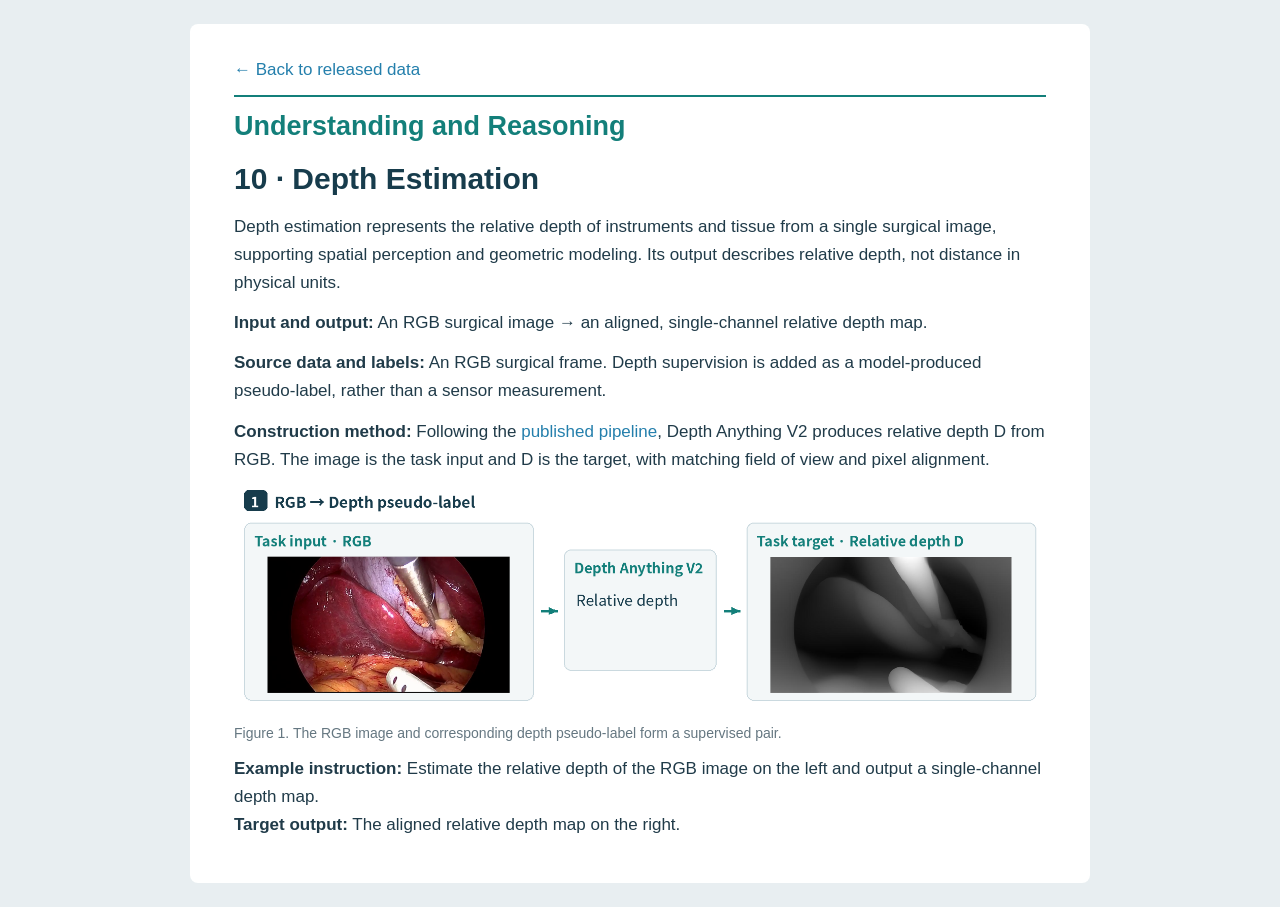
<file: static/guidelines/task-10.html>
<!doctype html><html lang="en"><head><meta charset="utf-8"><meta name="viewport" content="width=device-width, initial-scale=1"><title>Depth Estimation · SurgΣ-DB Annotation Guidelines</title><meta name="author" content="SurgΣ-DB"><style>
@page {size: A4; margin: 16mm 17mm 18mm;
 @bottom-left {content: "SurgΣ-DB · Task Guide"; font-family: Guide; font-size: 8pt; color:#657781;}
 @bottom-right {content: counter(page); font-family: Guide; font-size: 8pt; color:#657781;}}
body {font-family: Guide, "Noto Sans CJK SC", "Microsoft YaHei", sans-serif; font-size:10.5pt; line-height:1.48; color:#203b49;}
.guide-page {break-before:page;}
.guide-page:first-child {break-before:auto;}
h1 {font-size:30pt; line-height:1.2; color:#173c4c; margin:8mm 0 4mm;}
h2 {font-size:17pt; line-height:1.3; color:#137f7a; margin:3mm 0; padding-top:3mm; border-top:1.6pt solid #137f7a; break-after:avoid;}
h3 {font-size:20pt; line-height:1.3; color:#173c4c; margin:4mm 0; break-after:avoid;}
h3.kicker {font-size:13pt; font-weight:400; color:#657781; margin:0 0 7mm;}
p {margin:2.8mm 0 3.2mm; orphans:2; widows:2;}
strong {font-weight:700;}
a {color:#247fac; text-decoration:none;}
em {font-style:normal;}
img {display:block; width:100%; height:auto; margin:3mm 0 2mm;}
img.example-image {width:55%; margin:2mm 0;}
.example,.construction {break-inside:avoid;}
.caption {font-size:9pt; line-height:1.4; color:#657781; margin:2mm 0 3mm;}
.references {font-size:10.5pt;}
.references h2 {font-size:20pt; margin-bottom:6mm;}
.overview {font-size:10.5pt;}
.overview h2 {margin-top:7mm;}
table {width:100%; border-collapse:collapse; table-layout:fixed; font-size:9.3pt; line-height:1.4; margin-top:4mm;}
thead {display:table-header-group;}
th,td {padding:2.5mm 2mm; text-align:left; border-bottom:0.5pt solid #d6e1e5; vertical-align:top;}
th {color:#137f7a; background:#eef5f5;}
th:first-child,td:first-child {width:9%;}
th:nth-child(2),td:nth-child(2) {width:49%;}
th:nth-child(3),td:nth-child(3) {width:42%;}
tr {break-inside:avoid;}
video {display:block; width:100%; max-height:520px; margin:16px 0; background:#12252e;}
@media screen {
 html {background:#e8eef1; scroll-behavior:smooth;}
 body {max-width:900px; margin:24px auto; font-size:17px; line-height:1.65;}
 .guide-page {background:white; padding:32px 44px; margin-bottom:24px; border-radius:8px;}
 h1 {font-size:40px;} h2 {font-size:27px;} h3 {font-size:30px;}
 table {font-size:15px;} .caption {font-size:14px;}
}
@media screen and (max-width:650px) {
 body {margin:0; font-size:16px;} .guide-page {padding:22px 18px; border-radius:0;}
 h1 {font-size:30px;} h3 {font-size:25px;} table {font-size:12px;}
 img.example-image {width:100%;}
}
@media print {video {display:none;}}
</style></head><body><section class="guide-page task"><nav aria-label="Back to project"><a href="../../index.html#annotation-guidelines">← Back to released data</a></nav><h2>Understanding and Reasoning</h2>
<h3 id="task-10">10 · Depth Estimation</h3>
<p>Depth estimation represents the relative depth of instruments and tissue from a single surgical image, supporting spatial perception and geometric modeling. Its output describes relative depth, not distance in physical units.</p>
<p><strong>Input and output:</strong> An RGB surgical image → an aligned, single-channel relative depth map.</p>
<p><strong>Source data and labels:</strong> An RGB surgical frame. Depth supervision is added as a model-produced pseudo-label, rather than a sensor measurement.</p>
<p><strong>Construction method:</strong> Following the <a href="https://arxiv.org/html/2603.16822v1#S3.SS1.SSS4">published pipeline</a>, Depth Anything V2 produces relative depth D from RGB. The image is the task input and D is the target, with matching field of view and pixel alignment.</p>
<div class="construction"><p><img alt="RGB input, Depth Anything V2, and its relative depth target" src="figures/depth_en.png" /></p>
<p class="caption">Figure 1. The RGB image and corresponding depth pseudo-label form a supervised pair.</p></div>
<p><strong>Example instruction:</strong> Estimate the relative depth of the RGB image on the left and output a single-channel depth map.<br />
<strong>Target output:</strong> The aligned relative depth map on the right.</p></section></body></html>
</file>
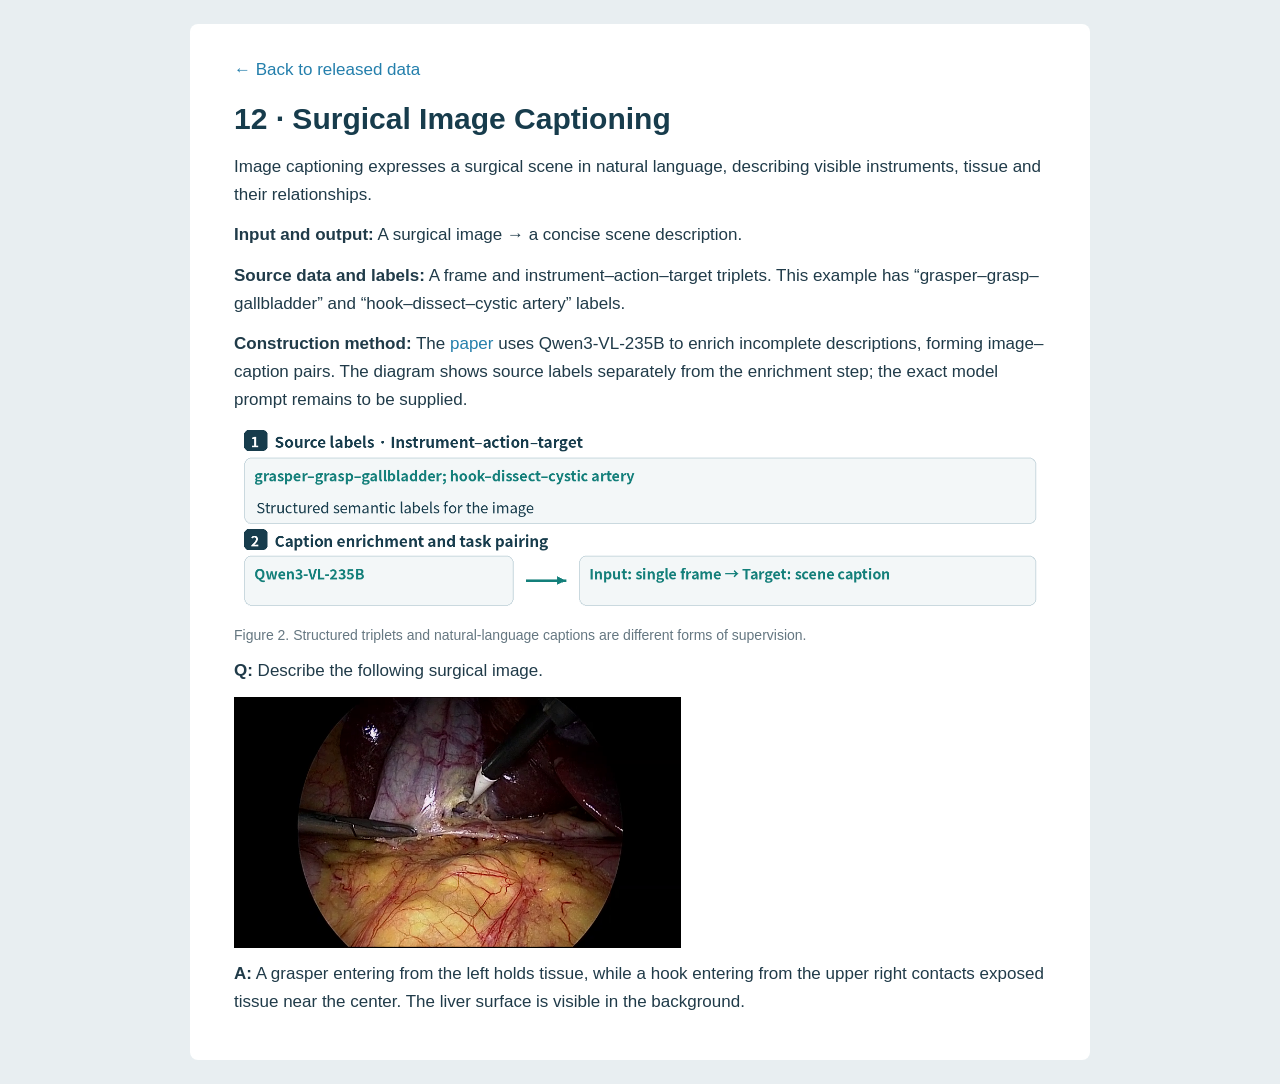
<file: static/guidelines/task-12.html>
<!doctype html><html lang="en"><head><meta charset="utf-8"><meta name="viewport" content="width=device-width, initial-scale=1"><title>Surgical Image Captioning · SurgΣ-DB Annotation Guidelines</title><meta name="author" content="SurgΣ-DB"><style>
@page {size: A4; margin: 16mm 17mm 18mm;
 @bottom-left {content: "SurgΣ-DB · Task Guide"; font-family: Guide; font-size: 8pt; color:#657781;}
 @bottom-right {content: counter(page); font-family: Guide; font-size: 8pt; color:#657781;}}
body {font-family: Guide, "Noto Sans CJK SC", "Microsoft YaHei", sans-serif; font-size:10.5pt; line-height:1.48; color:#203b49;}
.guide-page {break-before:page;}
.guide-page:first-child {break-before:auto;}
h1 {font-size:30pt; line-height:1.2; color:#173c4c; margin:8mm 0 4mm;}
h2 {font-size:17pt; line-height:1.3; color:#137f7a; margin:3mm 0; padding-top:3mm; border-top:1.6pt solid #137f7a; break-after:avoid;}
h3 {font-size:20pt; line-height:1.3; color:#173c4c; margin:4mm 0; break-after:avoid;}
h3.kicker {font-size:13pt; font-weight:400; color:#657781; margin:0 0 7mm;}
p {margin:2.8mm 0 3.2mm; orphans:2; widows:2;}
strong {font-weight:700;}
a {color:#247fac; text-decoration:none;}
em {font-style:normal;}
img {display:block; width:100%; height:auto; margin:3mm 0 2mm;}
img.example-image {width:55%; margin:2mm 0;}
.example,.construction {break-inside:avoid;}
.caption {font-size:9pt; line-height:1.4; color:#657781; margin:2mm 0 3mm;}
.references {font-size:10.5pt;}
.references h2 {font-size:20pt; margin-bottom:6mm;}
.overview {font-size:10.5pt;}
.overview h2 {margin-top:7mm;}
table {width:100%; border-collapse:collapse; table-layout:fixed; font-size:9.3pt; line-height:1.4; margin-top:4mm;}
thead {display:table-header-group;}
th,td {padding:2.5mm 2mm; text-align:left; border-bottom:0.5pt solid #d6e1e5; vertical-align:top;}
th {color:#137f7a; background:#eef5f5;}
th:first-child,td:first-child {width:9%;}
th:nth-child(2),td:nth-child(2) {width:49%;}
th:nth-child(3),td:nth-child(3) {width:42%;}
tr {break-inside:avoid;}
video {display:block; width:100%; max-height:520px; margin:16px 0; background:#12252e;}
@media screen {
 html {background:#e8eef1; scroll-behavior:smooth;}
 body {max-width:900px; margin:24px auto; font-size:17px; line-height:1.65;}
 .guide-page {background:white; padding:32px 44px; margin-bottom:24px; border-radius:8px;}
 h1 {font-size:40px;} h2 {font-size:27px;} h3 {font-size:30px;}
 table {font-size:15px;} .caption {font-size:14px;}
}
@media screen and (max-width:650px) {
 body {margin:0; font-size:16px;} .guide-page {padding:22px 18px; border-radius:0;}
 h1 {font-size:30px;} h3 {font-size:25px;} table {font-size:12px;}
 img.example-image {width:100%;}
}
@media print {video {display:none;}}
</style></head><body><section class="guide-page task"><nav aria-label="Back to project"><a href="../../index.html#annotation-guidelines">← Back to released data</a></nav><h3 id="task-12">12 · Surgical Image Captioning</h3>
<p>Image captioning expresses a surgical scene in natural language, describing visible instruments, tissue and their relationships.</p>
<p><strong>Input and output:</strong> A surgical image → a concise scene description.</p>
<p><strong>Source data and labels:</strong> A frame and instrument–action–target triplets. This example has “grasper–grasp–gallbladder” and “hook–dissect–cystic artery” labels.</p>
<p><strong>Construction method:</strong> The <a href="https://arxiv.org/html/2603.16822v1#S3.SS1.SSS4">paper</a> uses Qwen3-VL-235B to enrich incomplete descriptions, forming image–caption pairs. The diagram shows source labels separately from the enrichment step; the exact model prompt remains to be supplied.</p>
<div class="construction"><p><img alt="Source labels, caption enrichment, and the image-to-caption task" src="figures/image_caption_en.png" /></p>
<p class="caption">Figure 2. Structured triplets and natural-language captions are different forms of supervision.</p></div>
<div class="example"><p><strong>Q:</strong> Describe the following surgical image.</p>
<p><img class="example-image" alt="Input image for the captioning example" src="media/image_caption_input.png" /></p>
<p><strong>A:</strong> A grasper entering from the left holds tissue, while a hook entering from the upper right contacts exposed tissue near the center. The liver surface is visible in the background.</p></div></section></body></html>
</file>
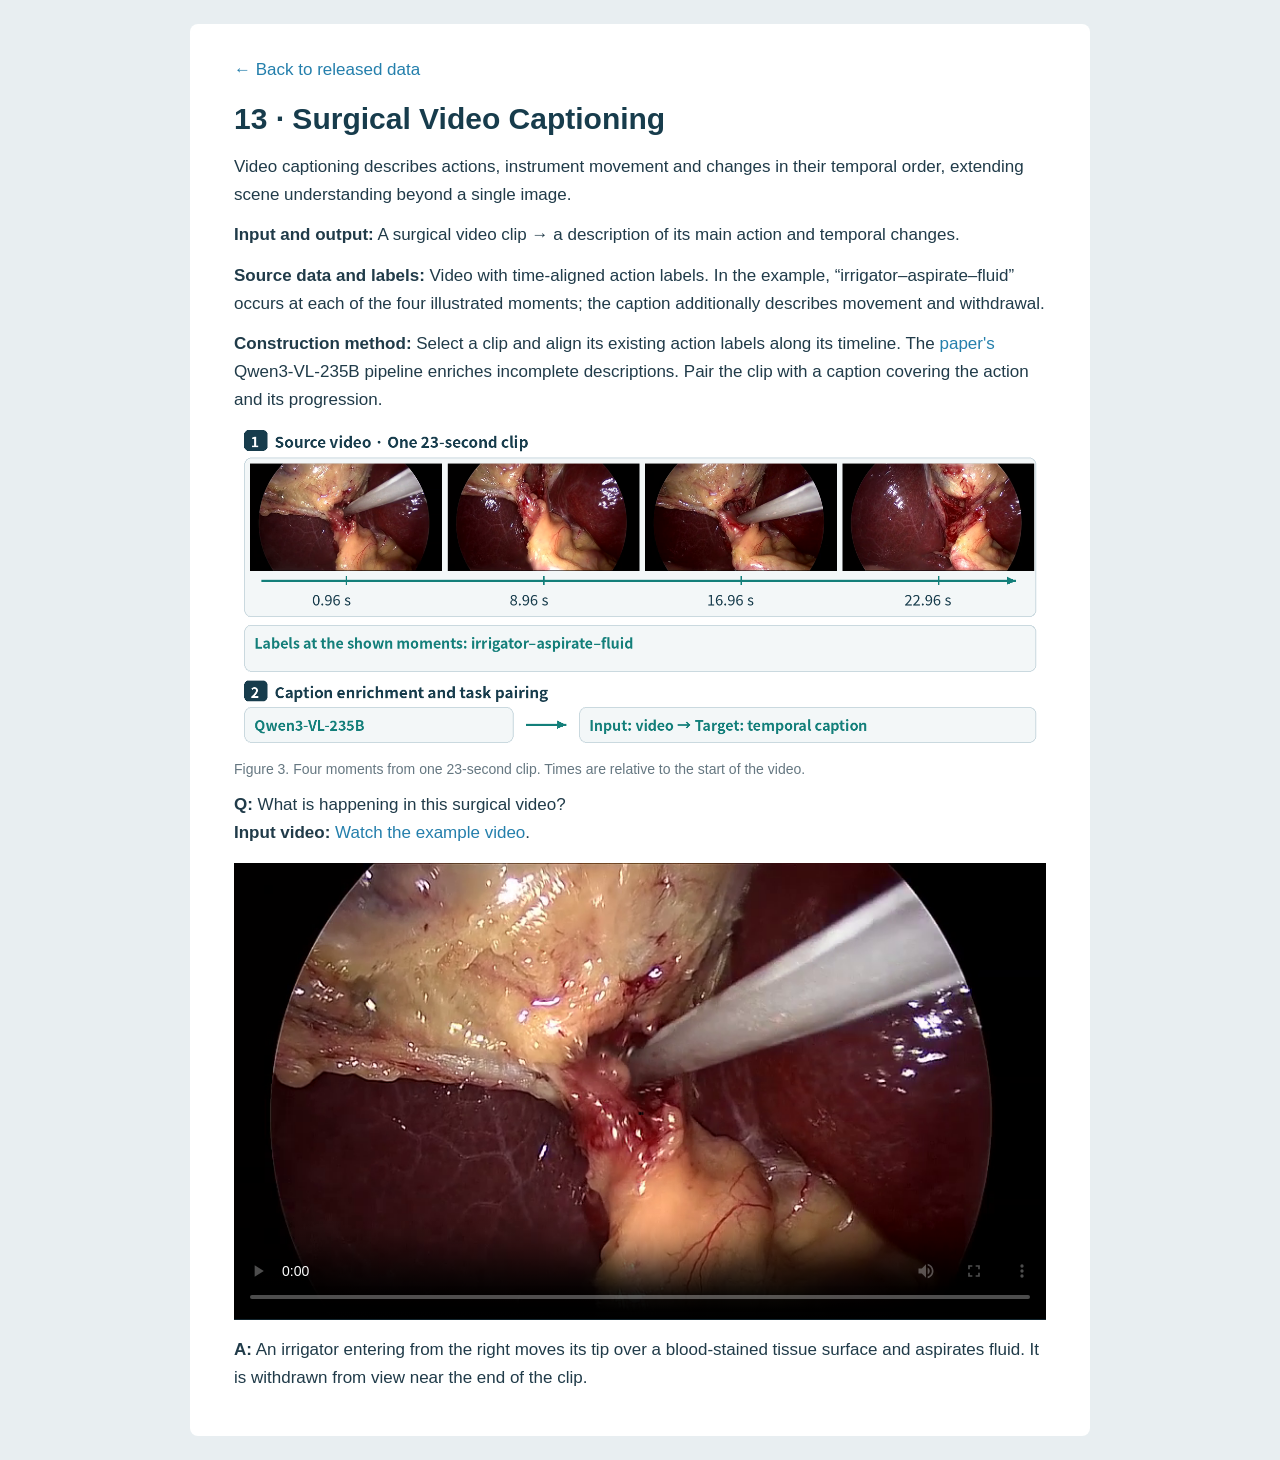
<file: static/guidelines/task-13.html>
<!doctype html><html lang="en"><head><meta charset="utf-8"><meta name="viewport" content="width=device-width, initial-scale=1"><title>Surgical Video Captioning · SurgΣ-DB Annotation Guidelines</title><meta name="author" content="SurgΣ-DB"><style>
@page {size: A4; margin: 16mm 17mm 18mm;
 @bottom-left {content: "SurgΣ-DB · Task Guide"; font-family: Guide; font-size: 8pt; color:#657781;}
 @bottom-right {content: counter(page); font-family: Guide; font-size: 8pt; color:#657781;}}
body {font-family: Guide, "Noto Sans CJK SC", "Microsoft YaHei", sans-serif; font-size:10.5pt; line-height:1.48; color:#203b49;}
.guide-page {break-before:page;}
.guide-page:first-child {break-before:auto;}
h1 {font-size:30pt; line-height:1.2; color:#173c4c; margin:8mm 0 4mm;}
h2 {font-size:17pt; line-height:1.3; color:#137f7a; margin:3mm 0; padding-top:3mm; border-top:1.6pt solid #137f7a; break-after:avoid;}
h3 {font-size:20pt; line-height:1.3; color:#173c4c; margin:4mm 0; break-after:avoid;}
h3.kicker {font-size:13pt; font-weight:400; color:#657781; margin:0 0 7mm;}
p {margin:2.8mm 0 3.2mm; orphans:2; widows:2;}
strong {font-weight:700;}
a {color:#247fac; text-decoration:none;}
em {font-style:normal;}
img {display:block; width:100%; height:auto; margin:3mm 0 2mm;}
img.example-image {width:55%; margin:2mm 0;}
.example,.construction {break-inside:avoid;}
.caption {font-size:9pt; line-height:1.4; color:#657781; margin:2mm 0 3mm;}
.references {font-size:10.5pt;}
.references h2 {font-size:20pt; margin-bottom:6mm;}
.overview {font-size:10.5pt;}
.overview h2 {margin-top:7mm;}
table {width:100%; border-collapse:collapse; table-layout:fixed; font-size:9.3pt; line-height:1.4; margin-top:4mm;}
thead {display:table-header-group;}
th,td {padding:2.5mm 2mm; text-align:left; border-bottom:0.5pt solid #d6e1e5; vertical-align:top;}
th {color:#137f7a; background:#eef5f5;}
th:first-child,td:first-child {width:9%;}
th:nth-child(2),td:nth-child(2) {width:49%;}
th:nth-child(3),td:nth-child(3) {width:42%;}
tr {break-inside:avoid;}
video {display:block; width:100%; max-height:520px; margin:16px 0; background:#12252e;}
@media screen {
 html {background:#e8eef1; scroll-behavior:smooth;}
 body {max-width:900px; margin:24px auto; font-size:17px; line-height:1.65;}
 .guide-page {background:white; padding:32px 44px; margin-bottom:24px; border-radius:8px;}
 h1 {font-size:40px;} h2 {font-size:27px;} h3 {font-size:30px;}
 table {font-size:15px;} .caption {font-size:14px;}
}
@media screen and (max-width:650px) {
 body {margin:0; font-size:16px;} .guide-page {padding:22px 18px; border-radius:0;}
 h1 {font-size:30px;} h3 {font-size:25px;} table {font-size:12px;}
 img.example-image {width:100%;}
}
@media print {video {display:none;}}
</style></head><body><section class="guide-page task"><nav aria-label="Back to project"><a href="../../index.html#annotation-guidelines">← Back to released data</a></nav><p><a id="video-captioning"></a></p>
<h3 id="task-13">13 · Surgical Video Captioning</h3>
<p>Video captioning describes actions, instrument movement and changes in their temporal order, extending scene understanding beyond a single image.</p>
<p><strong>Input and output:</strong> A surgical video clip → a description of its main action and temporal changes.</p>
<p><strong>Source data and labels:</strong> Video with time-aligned action labels. In the example, “irrigator–aspirate–fluid” occurs at each of the four illustrated moments; the caption additionally describes movement and withdrawal.</p>
<p><strong>Construction method:</strong> Select a clip and align its existing action labels along its timeline. The <a href="https://arxiv.org/html/2603.16822v1#S3.SS1.SSS4">paper's</a> Qwen3-VL-235B pipeline enriches incomplete descriptions. Pair the clip with a caption covering the action and its progression.</p>
<div class="construction"><p><img alt="One video timeline, action labels, and caption enrichment" src="figures/video_caption_en.png" /></p>
<p class="caption">Figure 3. Four moments from one 23-second clip. Times are relative to the start of the video.</p></div>
<p><strong>Q:</strong> What is happening in this surgical video?<br />
<strong>Input video:</strong> <a href="media/surgical_clip.mp4">Watch the example video</a>.</p><video controls preload="metadata" playsinline poster="media/video_poster.png"><source src="media/surgical_clip.mp4" type="video/mp4"></video>
<p><strong>A:</strong> An irrigator entering from the right moves its tip over a blood-stained tissue surface and aspirates fluid. It is withdrawn from view near the end of the clip.</p></section></body></html>
</file>
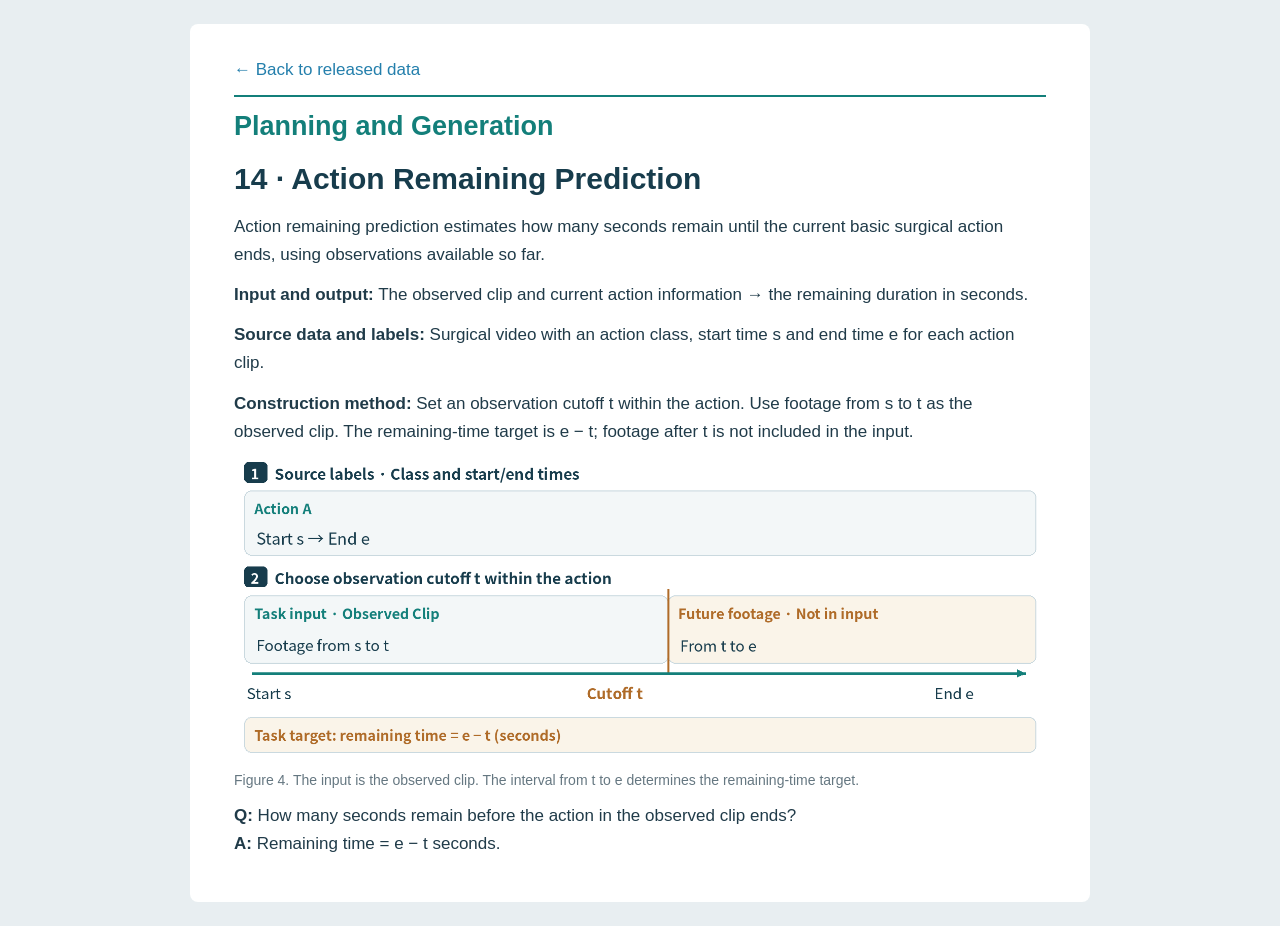
<file: static/guidelines/task-14.html>
<!doctype html><html lang="en"><head><meta charset="utf-8"><meta name="viewport" content="width=device-width, initial-scale=1"><title>Action Remaining Prediction · SurgΣ-DB Annotation Guidelines</title><meta name="author" content="SurgΣ-DB"><style>
@page {size: A4; margin: 16mm 17mm 18mm;
 @bottom-left {content: "SurgΣ-DB · Task Guide"; font-family: Guide; font-size: 8pt; color:#657781;}
 @bottom-right {content: counter(page); font-family: Guide; font-size: 8pt; color:#657781;}}
body {font-family: Guide, "Noto Sans CJK SC", "Microsoft YaHei", sans-serif; font-size:10.5pt; line-height:1.48; color:#203b49;}
.guide-page {break-before:page;}
.guide-page:first-child {break-before:auto;}
h1 {font-size:30pt; line-height:1.2; color:#173c4c; margin:8mm 0 4mm;}
h2 {font-size:17pt; line-height:1.3; color:#137f7a; margin:3mm 0; padding-top:3mm; border-top:1.6pt solid #137f7a; break-after:avoid;}
h3 {font-size:20pt; line-height:1.3; color:#173c4c; margin:4mm 0; break-after:avoid;}
h3.kicker {font-size:13pt; font-weight:400; color:#657781; margin:0 0 7mm;}
p {margin:2.8mm 0 3.2mm; orphans:2; widows:2;}
strong {font-weight:700;}
a {color:#247fac; text-decoration:none;}
em {font-style:normal;}
img {display:block; width:100%; height:auto; margin:3mm 0 2mm;}
img.example-image {width:55%; margin:2mm 0;}
.example,.construction {break-inside:avoid;}
.caption {font-size:9pt; line-height:1.4; color:#657781; margin:2mm 0 3mm;}
.references {font-size:10.5pt;}
.references h2 {font-size:20pt; margin-bottom:6mm;}
.overview {font-size:10.5pt;}
.overview h2 {margin-top:7mm;}
table {width:100%; border-collapse:collapse; table-layout:fixed; font-size:9.3pt; line-height:1.4; margin-top:4mm;}
thead {display:table-header-group;}
th,td {padding:2.5mm 2mm; text-align:left; border-bottom:0.5pt solid #d6e1e5; vertical-align:top;}
th {color:#137f7a; background:#eef5f5;}
th:first-child,td:first-child {width:9%;}
th:nth-child(2),td:nth-child(2) {width:49%;}
th:nth-child(3),td:nth-child(3) {width:42%;}
tr {break-inside:avoid;}
video {display:block; width:100%; max-height:520px; margin:16px 0; background:#12252e;}
@media screen {
 html {background:#e8eef1; scroll-behavior:smooth;}
 body {max-width:900px; margin:24px auto; font-size:17px; line-height:1.65;}
 .guide-page {background:white; padding:32px 44px; margin-bottom:24px; border-radius:8px;}
 h1 {font-size:40px;} h2 {font-size:27px;} h3 {font-size:30px;}
 table {font-size:15px;} .caption {font-size:14px;}
}
@media screen and (max-width:650px) {
 body {margin:0; font-size:16px;} .guide-page {padding:22px 18px; border-radius:0;}
 h1 {font-size:30px;} h3 {font-size:25px;} table {font-size:12px;}
 img.example-image {width:100%;}
}
@media print {video {display:none;}}
</style></head><body><section class="guide-page task"><nav aria-label="Back to project"><a href="../../index.html#annotation-guidelines">← Back to released data</a></nav><h2>Planning and Generation</h2>
<h3 id="task-14">14 · Action Remaining Prediction</h3>
<p>Action remaining prediction estimates how many seconds remain until the current basic surgical action ends, using observations available so far.</p>
<p><strong>Input and output:</strong> The observed clip and current action information → the remaining duration in seconds.</p>
<p><strong>Source data and labels:</strong> Surgical video with an action class, start time s and end time e for each action clip.</p>
<p><strong>Construction method:</strong> Set an observation cutoff t within the action. Use footage from s to t as the observed clip. The remaining-time target is e − t; footage after t is not included in the input.</p>
<div class="construction"><p><img alt="Observed clip, observation cutoff, action end, and remaining duration" src="figures/action_remaining_en.png" /></p>
<p class="caption">Figure 4. The input is the observed clip. The interval from t to e determines the remaining-time target.</p></div>
<p><strong>Q:</strong> How many seconds remain before the action in the observed clip ends?<br />
<strong>A:</strong> Remaining time = e − t seconds.</p></section></body></html>
</file>
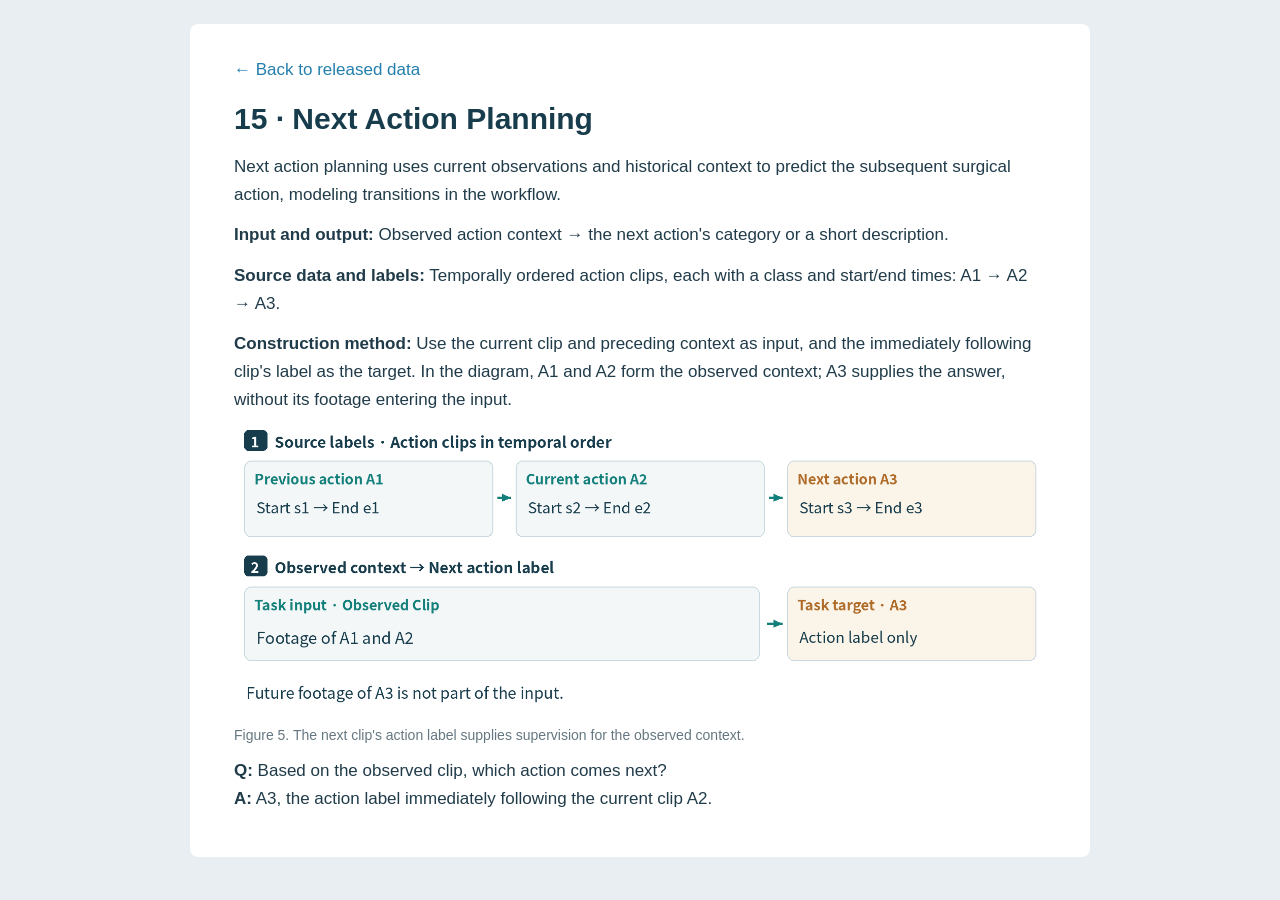
<file: static/guidelines/task-15.html>
<!doctype html><html lang="en"><head><meta charset="utf-8"><meta name="viewport" content="width=device-width, initial-scale=1"><title>Next Action Planning · SurgΣ-DB Annotation Guidelines</title><meta name="author" content="SurgΣ-DB"><style>
@page {size: A4; margin: 16mm 17mm 18mm;
 @bottom-left {content: "SurgΣ-DB · Task Guide"; font-family: Guide; font-size: 8pt; color:#657781;}
 @bottom-right {content: counter(page); font-family: Guide; font-size: 8pt; color:#657781;}}
body {font-family: Guide, "Noto Sans CJK SC", "Microsoft YaHei", sans-serif; font-size:10.5pt; line-height:1.48; color:#203b49;}
.guide-page {break-before:page;}
.guide-page:first-child {break-before:auto;}
h1 {font-size:30pt; line-height:1.2; color:#173c4c; margin:8mm 0 4mm;}
h2 {font-size:17pt; line-height:1.3; color:#137f7a; margin:3mm 0; padding-top:3mm; border-top:1.6pt solid #137f7a; break-after:avoid;}
h3 {font-size:20pt; line-height:1.3; color:#173c4c; margin:4mm 0; break-after:avoid;}
h3.kicker {font-size:13pt; font-weight:400; color:#657781; margin:0 0 7mm;}
p {margin:2.8mm 0 3.2mm; orphans:2; widows:2;}
strong {font-weight:700;}
a {color:#247fac; text-decoration:none;}
em {font-style:normal;}
img {display:block; width:100%; height:auto; margin:3mm 0 2mm;}
img.example-image {width:55%; margin:2mm 0;}
.example,.construction {break-inside:avoid;}
.caption {font-size:9pt; line-height:1.4; color:#657781; margin:2mm 0 3mm;}
.references {font-size:10.5pt;}
.references h2 {font-size:20pt; margin-bottom:6mm;}
.overview {font-size:10.5pt;}
.overview h2 {margin-top:7mm;}
table {width:100%; border-collapse:collapse; table-layout:fixed; font-size:9.3pt; line-height:1.4; margin-top:4mm;}
thead {display:table-header-group;}
th,td {padding:2.5mm 2mm; text-align:left; border-bottom:0.5pt solid #d6e1e5; vertical-align:top;}
th {color:#137f7a; background:#eef5f5;}
th:first-child,td:first-child {width:9%;}
th:nth-child(2),td:nth-child(2) {width:49%;}
th:nth-child(3),td:nth-child(3) {width:42%;}
tr {break-inside:avoid;}
video {display:block; width:100%; max-height:520px; margin:16px 0; background:#12252e;}
@media screen {
 html {background:#e8eef1; scroll-behavior:smooth;}
 body {max-width:900px; margin:24px auto; font-size:17px; line-height:1.65;}
 .guide-page {background:white; padding:32px 44px; margin-bottom:24px; border-radius:8px;}
 h1 {font-size:40px;} h2 {font-size:27px;} h3 {font-size:30px;}
 table {font-size:15px;} .caption {font-size:14px;}
}
@media screen and (max-width:650px) {
 body {margin:0; font-size:16px;} .guide-page {padding:22px 18px; border-radius:0;}
 h1 {font-size:30px;} h3 {font-size:25px;} table {font-size:12px;}
 img.example-image {width:100%;}
}
@media print {video {display:none;}}
</style></head><body><section class="guide-page task"><nav aria-label="Back to project"><a href="../../index.html#annotation-guidelines">← Back to released data</a></nav><h3 id="task-15">15 · Next Action Planning</h3>
<p>Next action planning uses current observations and historical context to predict the subsequent surgical action, modeling transitions in the workflow.</p>
<p><strong>Input and output:</strong> Observed action context → the next action's category or a short description.</p>
<p><strong>Source data and labels:</strong> Temporally ordered action clips, each with a class and start/end times: A1 → A2 → A3.</p>
<p><strong>Construction method:</strong> Use the current clip and preceding context as input, and the immediately following clip's label as the target. In the diagram, A1 and A2 form the observed context; A3 supplies the answer, without its footage entering the input.</p>
<div class="construction"><p><img alt="Observed action clips and the next action label" src="figures/next_action_en.png" /></p>
<p class="caption">Figure 5. The next clip's action label supplies supervision for the observed context.</p></div>
<p><strong>Q:</strong> Based on the observed clip, which action comes next?<br />
<strong>A:</strong> A3, the action label immediately following the current clip A2.</p></section></body></html>
</file>
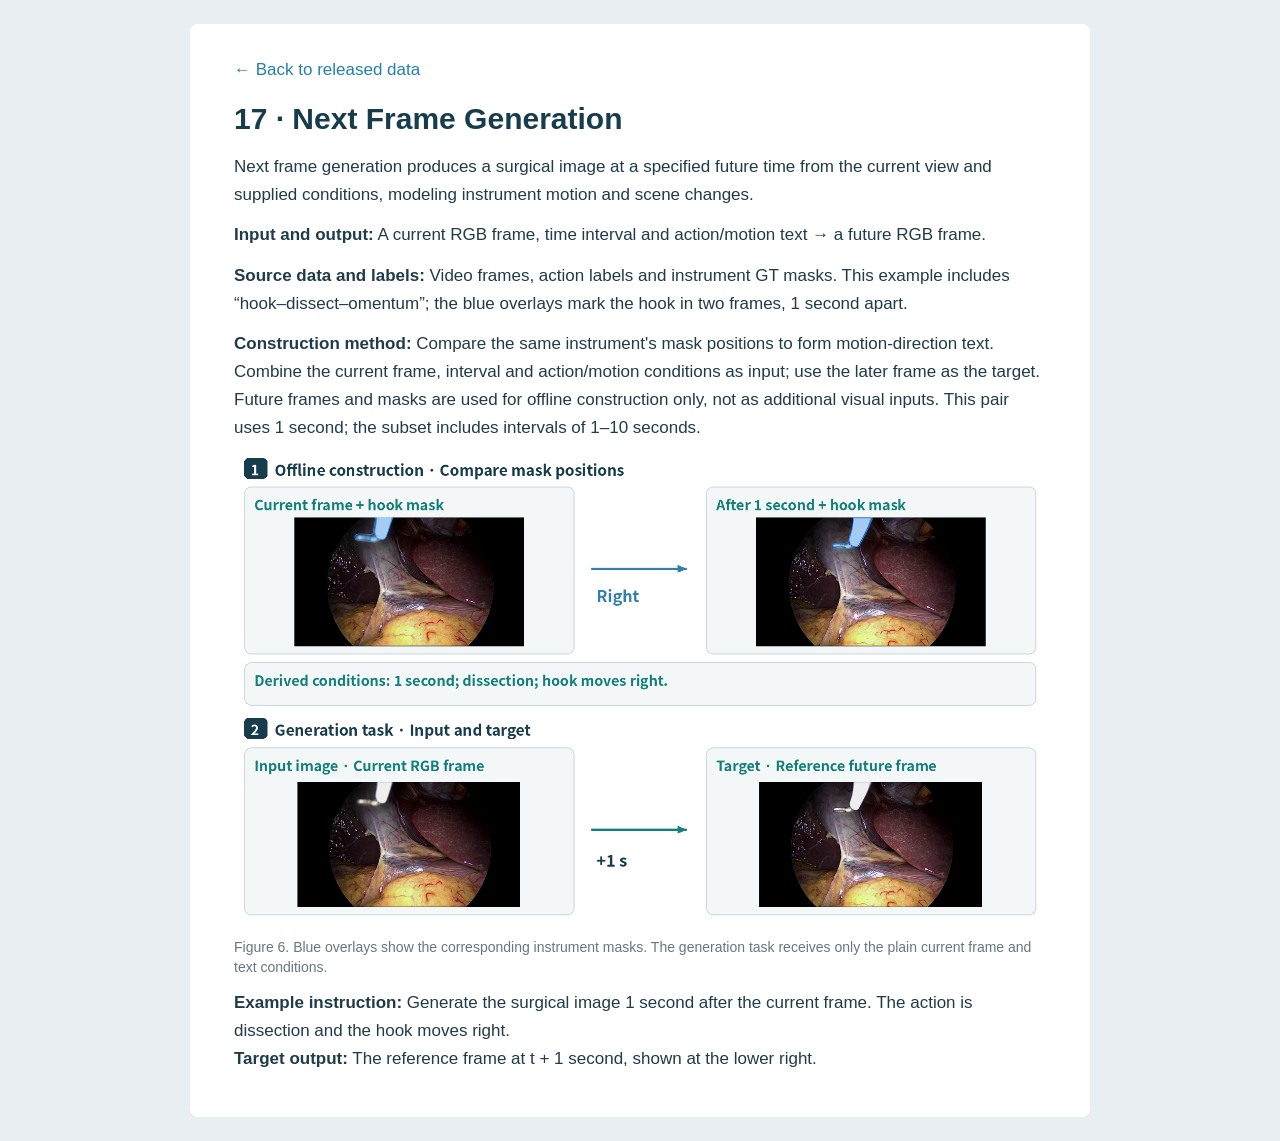
<file: static/guidelines/task-17.html>
<!doctype html><html lang="en"><head><meta charset="utf-8"><meta name="viewport" content="width=device-width, initial-scale=1"><title>Next Frame Generation · SurgΣ-DB Annotation Guidelines</title><meta name="author" content="SurgΣ-DB"><style>
@page {size: A4; margin: 16mm 17mm 18mm;
 @bottom-left {content: "SurgΣ-DB · Task Guide"; font-family: Guide; font-size: 8pt; color:#657781;}
 @bottom-right {content: counter(page); font-family: Guide; font-size: 8pt; color:#657781;}}
body {font-family: Guide, "Noto Sans CJK SC", "Microsoft YaHei", sans-serif; font-size:10.5pt; line-height:1.48; color:#203b49;}
.guide-page {break-before:page;}
.guide-page:first-child {break-before:auto;}
h1 {font-size:30pt; line-height:1.2; color:#173c4c; margin:8mm 0 4mm;}
h2 {font-size:17pt; line-height:1.3; color:#137f7a; margin:3mm 0; padding-top:3mm; border-top:1.6pt solid #137f7a; break-after:avoid;}
h3 {font-size:20pt; line-height:1.3; color:#173c4c; margin:4mm 0; break-after:avoid;}
h3.kicker {font-size:13pt; font-weight:400; color:#657781; margin:0 0 7mm;}
p {margin:2.8mm 0 3.2mm; orphans:2; widows:2;}
strong {font-weight:700;}
a {color:#247fac; text-decoration:none;}
em {font-style:normal;}
img {display:block; width:100%; height:auto; margin:3mm 0 2mm;}
img.example-image {width:55%; margin:2mm 0;}
.example,.construction {break-inside:avoid;}
.caption {font-size:9pt; line-height:1.4; color:#657781; margin:2mm 0 3mm;}
.references {font-size:10.5pt;}
.references h2 {font-size:20pt; margin-bottom:6mm;}
.overview {font-size:10.5pt;}
.overview h2 {margin-top:7mm;}
table {width:100%; border-collapse:collapse; table-layout:fixed; font-size:9.3pt; line-height:1.4; margin-top:4mm;}
thead {display:table-header-group;}
th,td {padding:2.5mm 2mm; text-align:left; border-bottom:0.5pt solid #d6e1e5; vertical-align:top;}
th {color:#137f7a; background:#eef5f5;}
th:first-child,td:first-child {width:9%;}
th:nth-child(2),td:nth-child(2) {width:49%;}
th:nth-child(3),td:nth-child(3) {width:42%;}
tr {break-inside:avoid;}
video {display:block; width:100%; max-height:520px; margin:16px 0; background:#12252e;}
@media screen {
 html {background:#e8eef1; scroll-behavior:smooth;}
 body {max-width:900px; margin:24px auto; font-size:17px; line-height:1.65;}
 .guide-page {background:white; padding:32px 44px; margin-bottom:24px; border-radius:8px;}
 h1 {font-size:40px;} h2 {font-size:27px;} h3 {font-size:30px;}
 table {font-size:15px;} .caption {font-size:14px;}
}
@media screen and (max-width:650px) {
 body {margin:0; font-size:16px;} .guide-page {padding:22px 18px; border-radius:0;}
 h1 {font-size:30px;} h3 {font-size:25px;} table {font-size:12px;}
 img.example-image {width:100%;}
}
@media print {video {display:none;}}
</style></head><body><section class="guide-page task"><nav aria-label="Back to project"><a href="../../index.html#annotation-guidelines">← Back to released data</a></nav><h3 id="task-17">17 · Next Frame Generation</h3>
<p>Next frame generation produces a surgical image at a specified future time from the current view and supplied conditions, modeling instrument motion and scene changes.</p>
<p><strong>Input and output:</strong> A current RGB frame, time interval and action/motion text → a future RGB frame.</p>
<p><strong>Source data and labels:</strong> Video frames, action labels and instrument GT masks. This example includes “hook–dissect–omentum”; the blue overlays mark the hook in two frames, 1 second apart.</p>
<p><strong>Construction method:</strong> Compare the same instrument's mask positions to form motion-direction text. Combine the current frame, interval and action/motion conditions as input; use the later frame as the target. Future frames and masks are used for offline construction only, not as additional visual inputs. This pair uses 1 second; the subset includes intervals of 1–10 seconds.</p>
<div class="construction"><p><img alt="Actual hook masks used offline, followed by the RGB input and reference frame" src="figures/next_frame_en.png" /></p>
<p class="caption">Figure 6. Blue overlays show the corresponding instrument masks. The generation task receives only the plain current frame and text conditions.</p></div>
<p><strong>Example instruction:</strong> Generate the surgical image 1 second after the current frame. The action is dissection and the hook moves right.<br />
<strong>Target output:</strong> The reference frame at t + 1 second, shown at the lower right.</p></section></body></html>
</file>
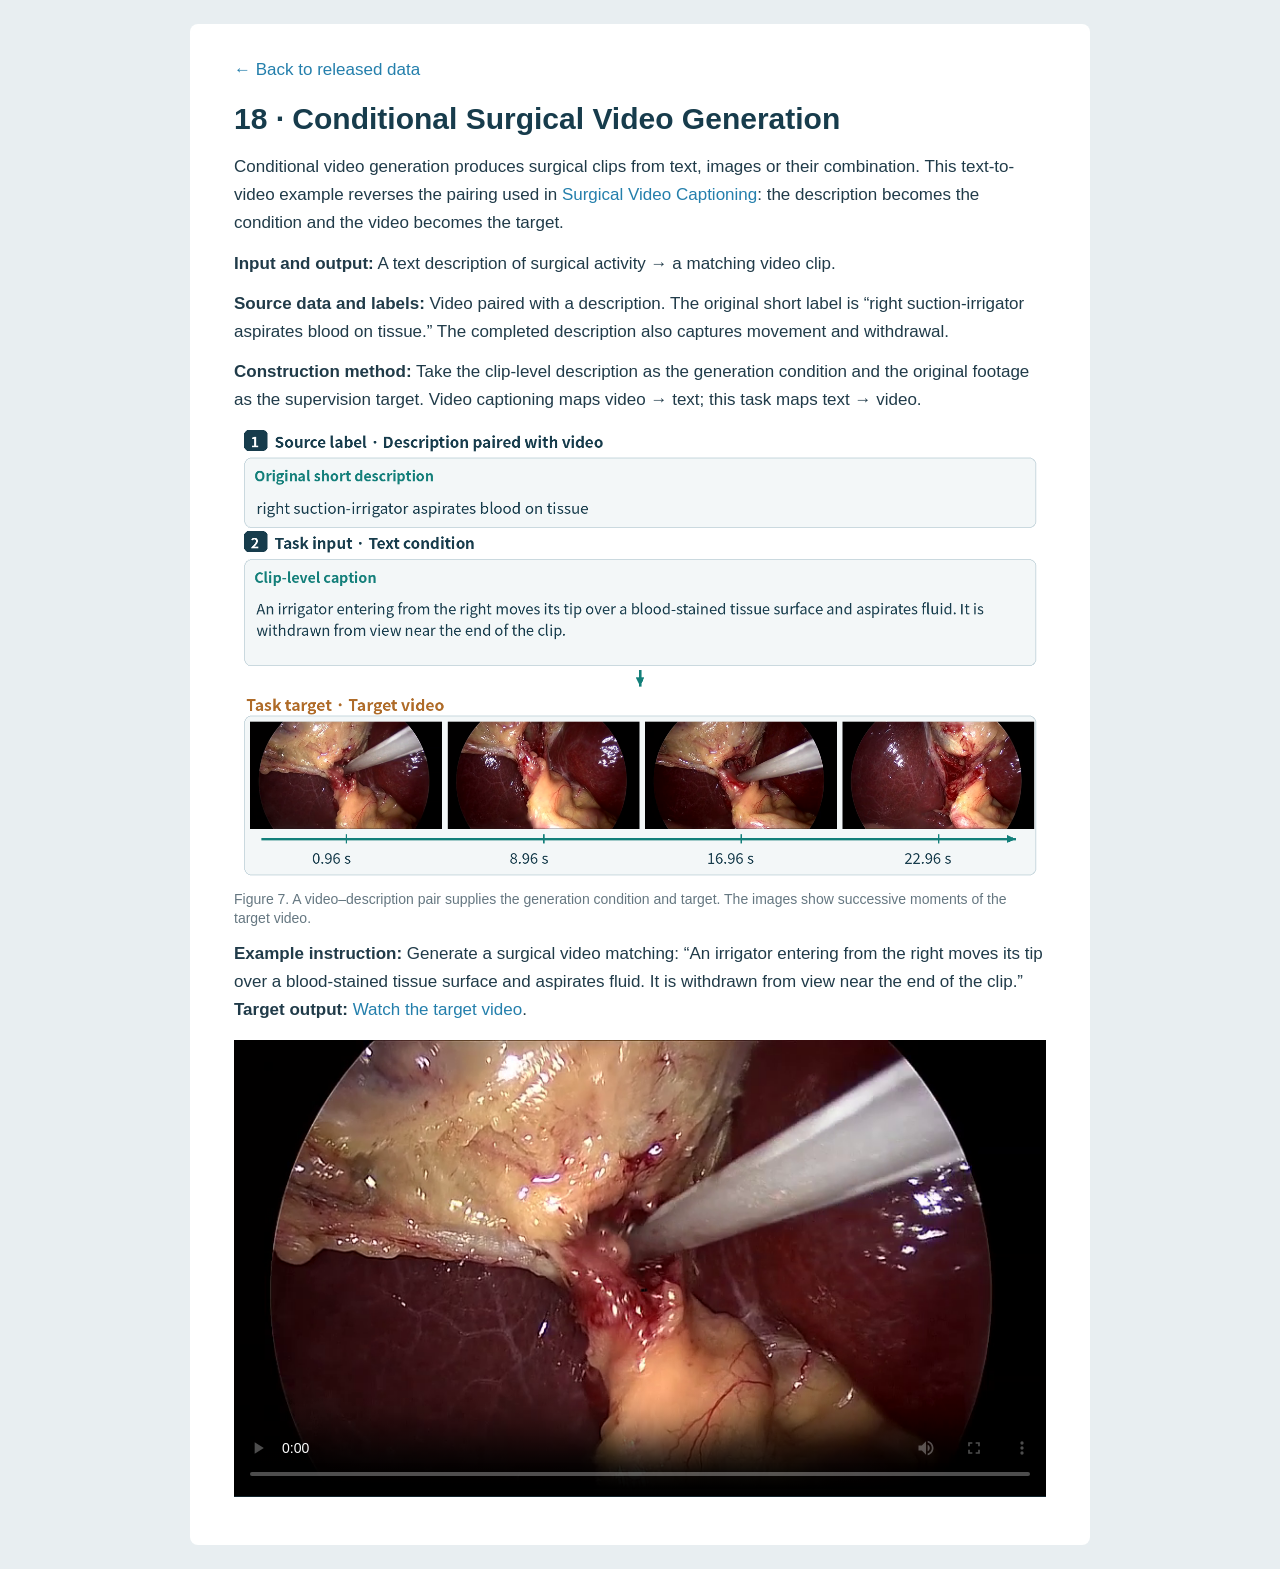
<file: static/guidelines/task-18.html>
<!doctype html><html lang="en"><head><meta charset="utf-8"><meta name="viewport" content="width=device-width, initial-scale=1"><title>Conditional Surgical Video Generation · SurgΣ-DB Annotation Guidelines</title><meta name="author" content="SurgΣ-DB"><style>
@page {size: A4; margin: 16mm 17mm 18mm;
 @bottom-left {content: "SurgΣ-DB · Task Guide"; font-family: Guide; font-size: 8pt; color:#657781;}
 @bottom-right {content: counter(page); font-family: Guide; font-size: 8pt; color:#657781;}}
body {font-family: Guide, "Noto Sans CJK SC", "Microsoft YaHei", sans-serif; font-size:10.5pt; line-height:1.48; color:#203b49;}
.guide-page {break-before:page;}
.guide-page:first-child {break-before:auto;}
h1 {font-size:30pt; line-height:1.2; color:#173c4c; margin:8mm 0 4mm;}
h2 {font-size:17pt; line-height:1.3; color:#137f7a; margin:3mm 0; padding-top:3mm; border-top:1.6pt solid #137f7a; break-after:avoid;}
h3 {font-size:20pt; line-height:1.3; color:#173c4c; margin:4mm 0; break-after:avoid;}
h3.kicker {font-size:13pt; font-weight:400; color:#657781; margin:0 0 7mm;}
p {margin:2.8mm 0 3.2mm; orphans:2; widows:2;}
strong {font-weight:700;}
a {color:#247fac; text-decoration:none;}
em {font-style:normal;}
img {display:block; width:100%; height:auto; margin:3mm 0 2mm;}
img.example-image {width:55%; margin:2mm 0;}
.example,.construction {break-inside:avoid;}
.caption {font-size:9pt; line-height:1.4; color:#657781; margin:2mm 0 3mm;}
.references {font-size:10.5pt;}
.references h2 {font-size:20pt; margin-bottom:6mm;}
.overview {font-size:10.5pt;}
.overview h2 {margin-top:7mm;}
table {width:100%; border-collapse:collapse; table-layout:fixed; font-size:9.3pt; line-height:1.4; margin-top:4mm;}
thead {display:table-header-group;}
th,td {padding:2.5mm 2mm; text-align:left; border-bottom:0.5pt solid #d6e1e5; vertical-align:top;}
th {color:#137f7a; background:#eef5f5;}
th:first-child,td:first-child {width:9%;}
th:nth-child(2),td:nth-child(2) {width:49%;}
th:nth-child(3),td:nth-child(3) {width:42%;}
tr {break-inside:avoid;}
video {display:block; width:100%; max-height:520px; margin:16px 0; background:#12252e;}
@media screen {
 html {background:#e8eef1; scroll-behavior:smooth;}
 body {max-width:900px; margin:24px auto; font-size:17px; line-height:1.65;}
 .guide-page {background:white; padding:32px 44px; margin-bottom:24px; border-radius:8px;}
 h1 {font-size:40px;} h2 {font-size:27px;} h3 {font-size:30px;}
 table {font-size:15px;} .caption {font-size:14px;}
}
@media screen and (max-width:650px) {
 body {margin:0; font-size:16px;} .guide-page {padding:22px 18px; border-radius:0;}
 h1 {font-size:30px;} h3 {font-size:25px;} table {font-size:12px;}
 img.example-image {width:100%;}
}
@media print {video {display:none;}}
</style></head><body><section class="guide-page task"><nav aria-label="Back to project"><a href="../../index.html#annotation-guidelines">← Back to released data</a></nav><h3 id="task-18">18 · Conditional Surgical Video Generation</h3>
<p>Conditional video generation produces surgical clips from text, images or their combination. This text-to-video example reverses the pairing used in <a href="task-13.html#video-captioning">Surgical Video Captioning</a>: the description becomes the condition and the video becomes the target.</p>
<p><strong>Input and output:</strong> A text description of surgical activity → a matching video clip.</p>
<p><strong>Source data and labels:</strong> Video paired with a description. The original short label is “right suction-irrigator aspirates blood on tissue.” The completed description also captures movement and withdrawal.</p>
<p><strong>Construction method:</strong> Take the clip-level description as the generation condition and the original footage as the supervision target. Video captioning maps video → text; this task maps text → video.</p>
<div class="construction"><p><img alt="Text condition leading to one target video, displayed along its timeline" src="figures/video_generation_en.png" /></p>
<p class="caption">Figure 7. A video–description pair supplies the generation condition and target. The images show successive moments of the target video.</p></div>
<p><strong>Example instruction:</strong> Generate a surgical video matching: “An irrigator entering from the right moves its tip over a blood-stained tissue surface and aspirates fluid. It is withdrawn from view near the end of the clip.”<br />
<strong>Target output:</strong> <a href="media/surgical_clip.mp4">Watch the target video</a>.</p><video controls preload="metadata" playsinline poster="media/video_poster.png"><source src="media/surgical_clip.mp4" type="video/mp4"></video></section></body></html>
</file>
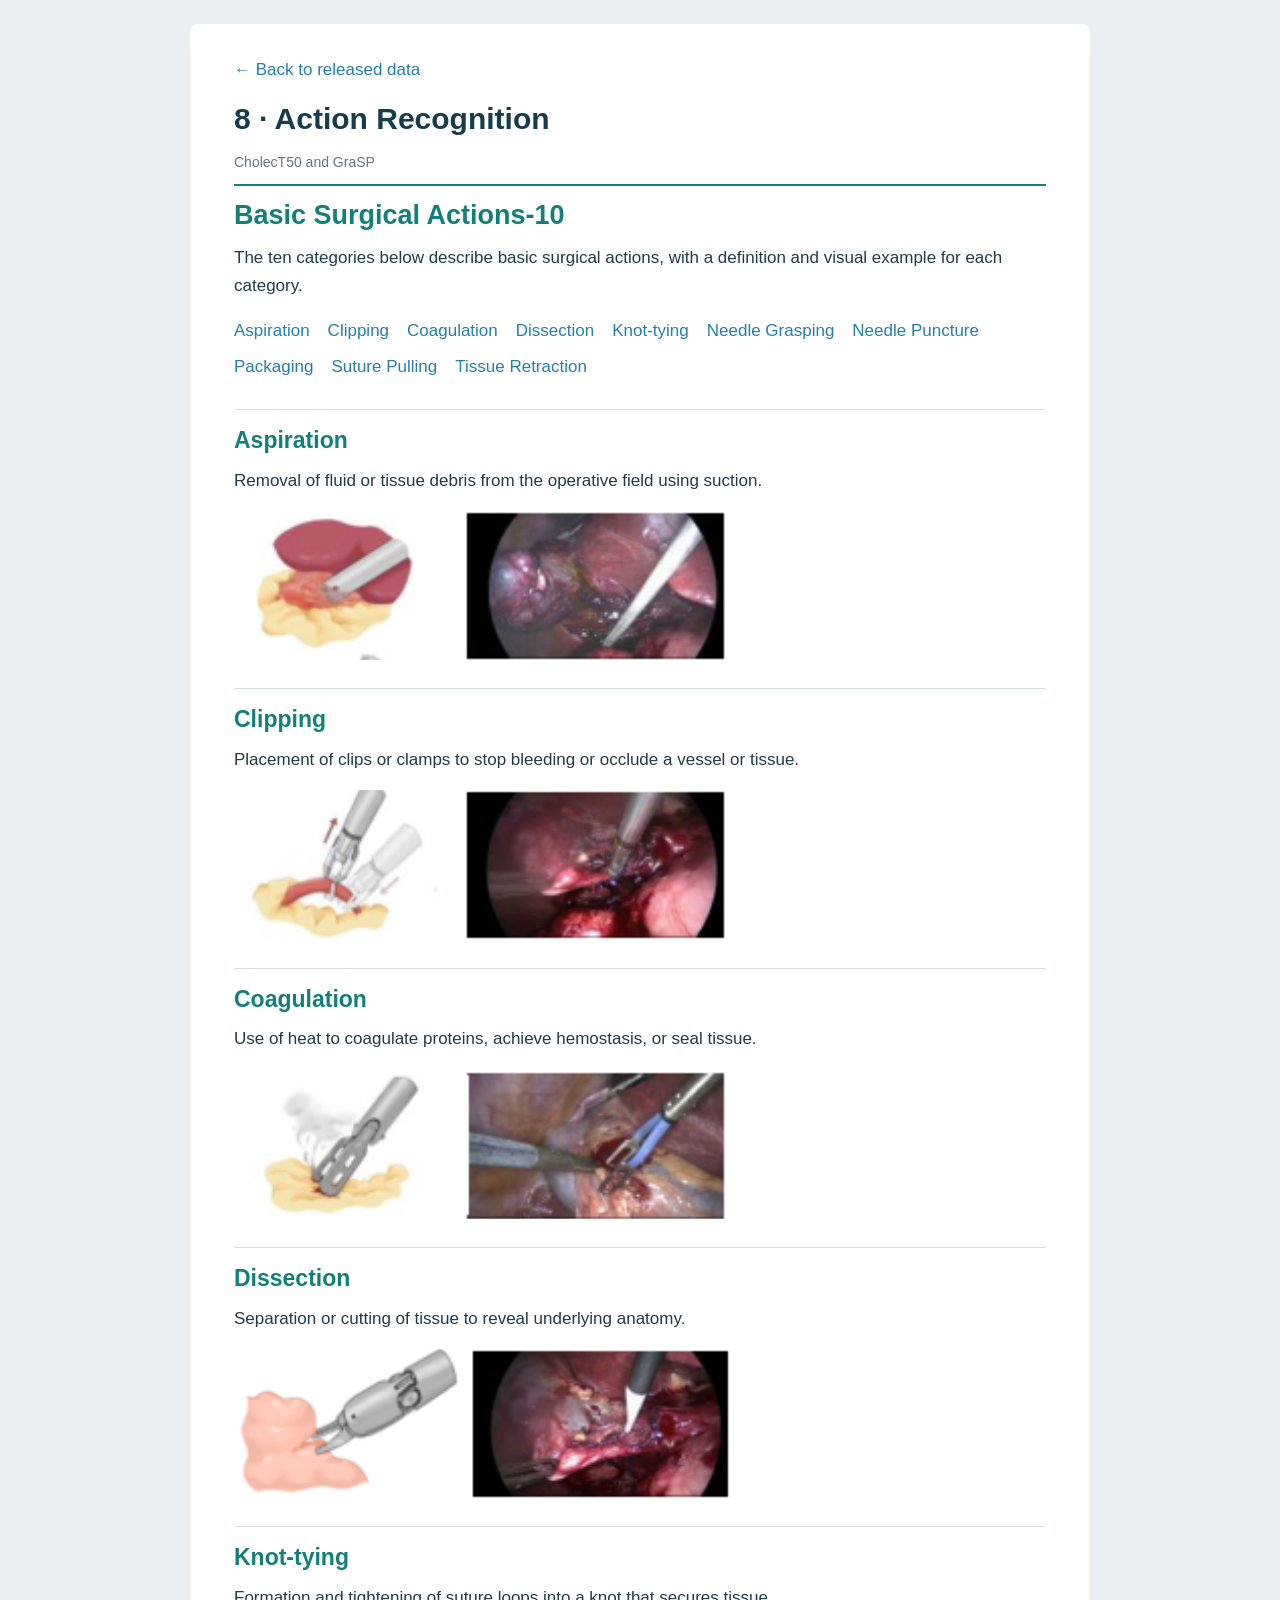
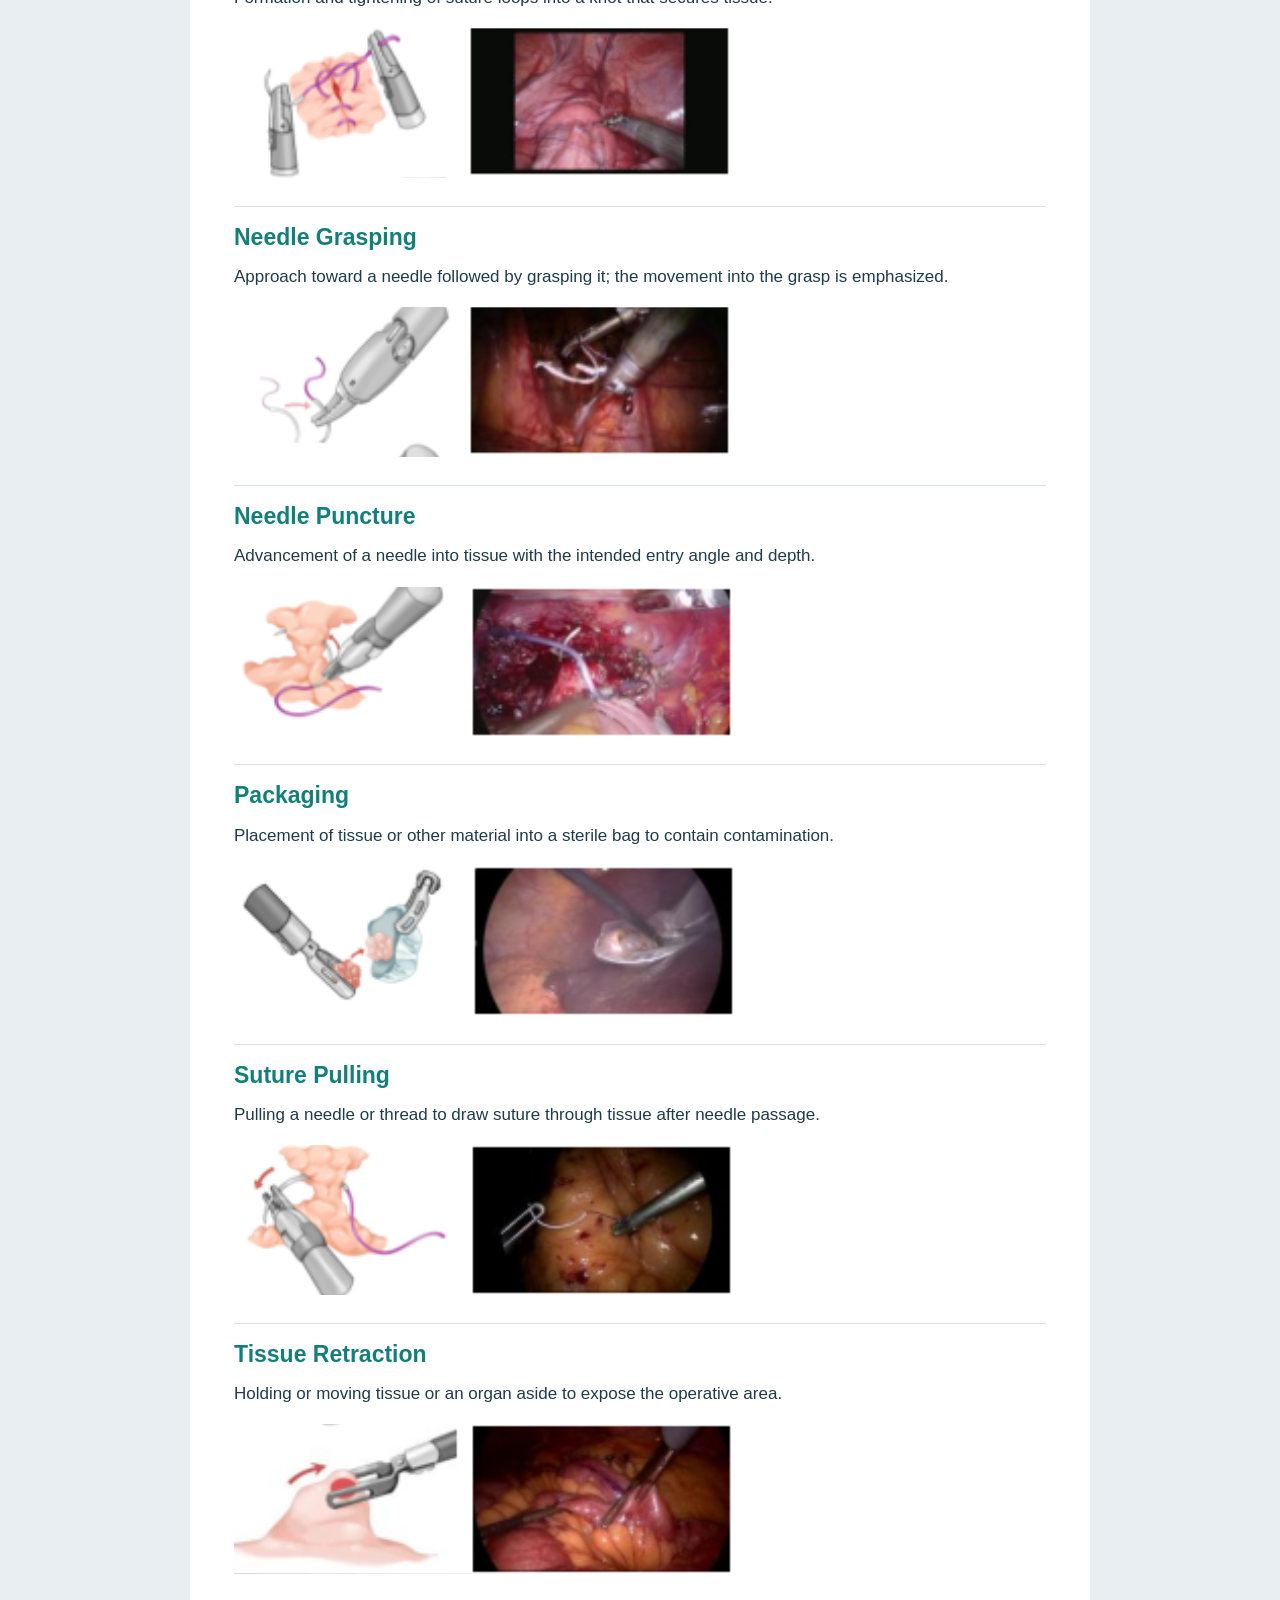
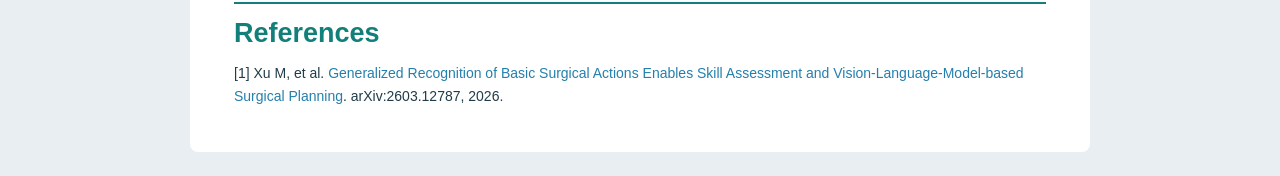
<file: static/guidelines/task-8.html>
<!doctype html><html lang="en"><head><meta charset="utf-8"><meta name="viewport" content="width=device-width, initial-scale=1"><title>Action Recognition · SurgΣ-DB Annotation Guidelines</title><meta name="author" content="SurgΣ-DB"><style>
@page {size: A4; margin: 16mm 17mm 18mm;
 @bottom-left {content: "SurgΣ-DB · Task Guide"; font-family: Guide; font-size: 8pt; color:#657781;}
 @bottom-right {content: counter(page); font-family: Guide; font-size: 8pt; color:#657781;}}
body {font-family: Guide, "Noto Sans CJK SC", "Microsoft YaHei", sans-serif; font-size:10.5pt; line-height:1.48; color:#203b49;}
.guide-page {break-before:page;}
.guide-page:first-child {break-before:auto;}
h1 {font-size:30pt; line-height:1.2; color:#173c4c; margin:8mm 0 4mm;}
h2 {font-size:17pt; line-height:1.3; color:#137f7a; margin:3mm 0; padding-top:3mm; border-top:1.6pt solid #137f7a; break-after:avoid;}
h3 {font-size:20pt; line-height:1.3; color:#173c4c; margin:4mm 0; break-after:avoid;}
h3.kicker {font-size:13pt; font-weight:400; color:#657781; margin:0 0 7mm;}
p {margin:2.8mm 0 3.2mm; orphans:2; widows:2;}
strong {font-weight:700;}
a {color:#247fac; text-decoration:none;}
em {font-style:normal;}
img {display:block; width:100%; height:auto; margin:3mm 0 2mm;}
img.example-image {width:55%; margin:2mm 0;}
.example,.construction {break-inside:avoid;}
.caption {font-size:9pt; line-height:1.4; color:#657781; margin:2mm 0 3mm;}
.references {font-size:10.5pt;}
.references h2 {font-size:20pt; margin-bottom:6mm;}
.overview {font-size:10.5pt;}
.overview h2 {margin-top:7mm;}
table {width:100%; border-collapse:collapse; table-layout:fixed; font-size:9.3pt; line-height:1.4; margin-top:4mm;}
thead {display:table-header-group;}
th,td {padding:2.5mm 2mm; text-align:left; border-bottom:0.5pt solid #d6e1e5; vertical-align:top;}
th {color:#137f7a; background:#eef5f5;}
th:first-child,td:first-child {width:9%;}
th:nth-child(2),td:nth-child(2) {width:49%;}
th:nth-child(3),td:nth-child(3) {width:42%;}
tr {break-inside:avoid;}
video {display:block; width:100%; max-height:520px; margin:16px 0; background:#12252e;}
@media screen {
 html {background:#e8eef1; scroll-behavior:smooth;}
 body {max-width:900px; margin:24px auto; font-size:17px; line-height:1.65;}
 .guide-page {background:white; padding:32px 44px; margin-bottom:24px; border-radius:8px;}
 h1 {font-size:40px;} h2 {font-size:27px;} h3 {font-size:30px;}
 table {font-size:15px;} .caption {font-size:14px;}
}
@media screen and (max-width:650px) {
 body {margin:0; font-size:16px;} .guide-page {padding:22px 18px; border-radius:0;}
 h1 {font-size:30px;} h3 {font-size:25px;} table {font-size:12px;}
 img.example-image {width:100%;}
}
@media print {video {display:none;}}

.action-entry {margin:28px 0; padding-top:16px; border-top:1px solid #d6e1e5;}
.action-entry h2 {border:0; padding:0; margin:0 0 10px; font-size:23px;}
.action-example {max-width:500px; margin:16px 0;}
.action-example svg {display:block; width:100%; height:auto; background:white;}
.action-index {display:flex; flex-wrap:wrap; gap:8px 18px; padding:0; list-style:none;}
</style></head><body><main class="guide-page task"><nav aria-label="Back to project"><a href="../../index.html#annotation-guidelines">← Back to released data</a></nav>
<h3>8 · Action Recognition</h3>
<p class="caption">CholecT50 and GraSP</p>
<h2>Basic Surgical Actions-10</h2>
<p>The ten categories below describe basic surgical actions, with a definition and visual example for each category.</p>
<ul class="action-index">
<li><a href="#action-1">Aspiration</a></li>
<li><a href="#action-2">Clipping</a></li>
<li><a href="#action-3">Coagulation</a></li>
<li><a href="#action-4">Dissection</a></li>
<li><a href="#action-5">Knot-tying</a></li>
<li><a href="#action-6">Needle Grasping</a></li>
<li><a href="#action-7">Needle Puncture</a></li>
<li><a href="#action-8">Packaging</a></li>
<li><a href="#action-9">Suture Pulling</a></li>
<li><a href="#action-10">Tissue Retraction</a></li>
</ul>
<section class="action-entry" id="action-1">
<h2>Aspiration</h2>
<p>Removal of fluid or tissue debris from the operative field using suction.</p>
<figure class="action-example">
<svg xmlns="http://www.w3.org/2000/svg" viewBox="724 83 247 74" role="img" aria-labelledby="example-1">
<title id="example-1">Aspiration illustration and surgical example from BSA-10</title>
<image href="media/bsa-action-dataset.png" x="0" y="0" width="1323" height="1205"/>
</svg>
</figure>
</section>
<section class="action-entry" id="action-2">
<h2>Clipping</h2>
<p>Placement of clips or clamps to stop bleeding or occlude a vessel or tissue.</p>
<figure class="action-example">
<svg xmlns="http://www.w3.org/2000/svg" viewBox="724 158 247 74" role="img" aria-labelledby="example-2">
<title id="example-2">Clipping illustration and surgical example from BSA-10</title>
<image href="media/bsa-action-dataset.png" x="0" y="0" width="1323" height="1205"/>
</svg>
</figure>
</section>
<section class="action-entry" id="action-3">
<h2>Coagulation</h2>
<p>Use of heat to coagulate proteins, achieve hemostasis, or seal tissue.</p>
<figure class="action-example">
<svg xmlns="http://www.w3.org/2000/svg" viewBox="724 233 247 74" role="img" aria-labelledby="example-3">
<title id="example-3">Coagulation illustration and surgical example from BSA-10</title>
<image href="media/bsa-action-dataset.png" x="0" y="0" width="1323" height="1205"/>
</svg>
</figure>
</section>
<section class="action-entry" id="action-4">
<h2>Dissection</h2>
<p>Separation or cutting of tissue to reveal underlying anatomy.</p>
<figure class="action-example">
<svg xmlns="http://www.w3.org/2000/svg" viewBox="724 309 247 74" role="img" aria-labelledby="example-4">
<title id="example-4">Dissection illustration and surgical example from BSA-10</title>
<image href="media/bsa-action-dataset.png" x="0" y="0" width="1323" height="1205"/>
</svg>
</figure>
</section>
<section class="action-entry" id="action-5">
<h2>Knot-tying</h2>
<p>Formation and tightening of suture loops into a knot that secures tissue.</p>
<figure class="action-example">
<svg xmlns="http://www.w3.org/2000/svg" viewBox="724 384 247 74" role="img" aria-labelledby="example-5">
<title id="example-5">Knot-tying illustration and surgical example from BSA-10</title>
<image href="media/bsa-action-dataset.png" x="0" y="0" width="1323" height="1205"/>
</svg>
</figure>
</section>
<section class="action-entry" id="action-6">
<h2>Needle Grasping</h2>
<p>Approach toward a needle followed by grasping it; the movement into the grasp is emphasized.</p>
<figure class="action-example">
<svg xmlns="http://www.w3.org/2000/svg" viewBox="724 459 247 74" role="img" aria-labelledby="example-6">
<title id="example-6">Needle Grasping illustration and surgical example from BSA-10</title>
<image href="media/bsa-action-dataset.png" x="0" y="0" width="1323" height="1205"/>
</svg>
</figure>
</section>
<section class="action-entry" id="action-7">
<h2>Needle Puncture</h2>
<p>Advancement of a needle into tissue with the intended entry angle and depth.</p>
<figure class="action-example">
<svg xmlns="http://www.w3.org/2000/svg" viewBox="724 535 247 74" role="img" aria-labelledby="example-7">
<title id="example-7">Needle Puncture illustration and surgical example from BSA-10</title>
<image href="media/bsa-action-dataset.png" x="0" y="0" width="1323" height="1205"/>
</svg>
</figure>
</section>
<section class="action-entry" id="action-8">
<h2>Packaging</h2>
<p>Placement of tissue or other material into a sterile bag to contain contamination.</p>
<figure class="action-example">
<svg xmlns="http://www.w3.org/2000/svg" viewBox="724 611 247 74" role="img" aria-labelledby="example-8">
<title id="example-8">Packaging illustration and surgical example from BSA-10</title>
<image href="media/bsa-action-dataset.png" x="0" y="0" width="1323" height="1205"/>
</svg>
</figure>
</section>
<section class="action-entry" id="action-9">
<h2>Suture Pulling</h2>
<p>Pulling a needle or thread to draw suture through tissue after needle passage.</p>
<figure class="action-example">
<svg xmlns="http://www.w3.org/2000/svg" viewBox="724 687 247 74" role="img" aria-labelledby="example-9">
<title id="example-9">Suture Pulling illustration and surgical example from BSA-10</title>
<image href="media/bsa-action-dataset.png" x="0" y="0" width="1323" height="1205"/>
</svg>
</figure>
</section>
<section class="action-entry" id="action-10">
<h2>Tissue Retraction</h2>
<p>Holding or moving tissue or an organ aside to expose the operative area.</p>
<figure class="action-example">
<svg xmlns="http://www.w3.org/2000/svg" viewBox="724 763 247 74" role="img" aria-labelledby="example-10">
<title id="example-10">Tissue Retraction illustration and surgical example from BSA-10</title>
<image href="media/bsa-action-dataset.png" x="0" y="0" width="1323" height="1205"/>
</svg>
</figure>
</section>
<h2>References</h2>
<p class="references">[1] Xu M, et al. <a href="https://arxiv.org/abs/2603.12787">Generalized Recognition of Basic Surgical Actions Enables Skill Assessment and Vision-Language-Model-based Surgical Planning</a>. arXiv:2603.12787, 2026.</p>
</main></body></html>
</file>
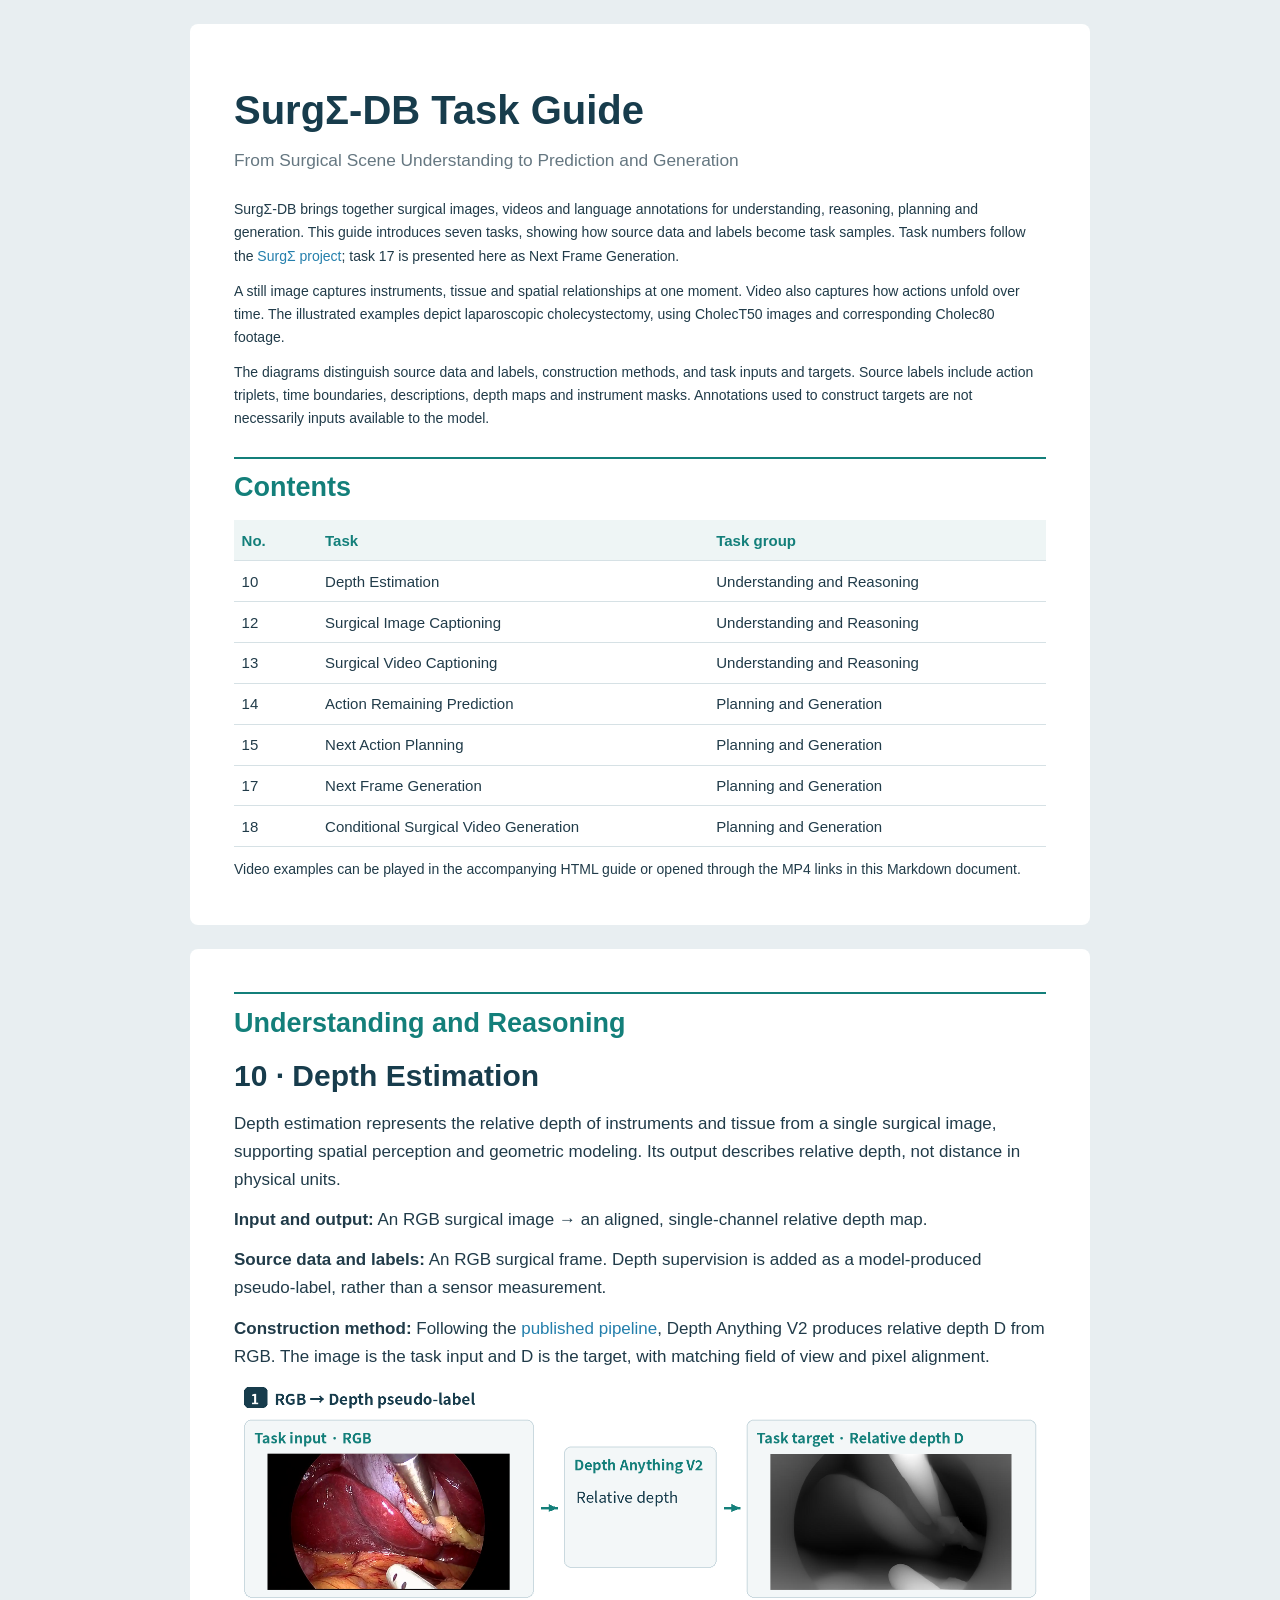
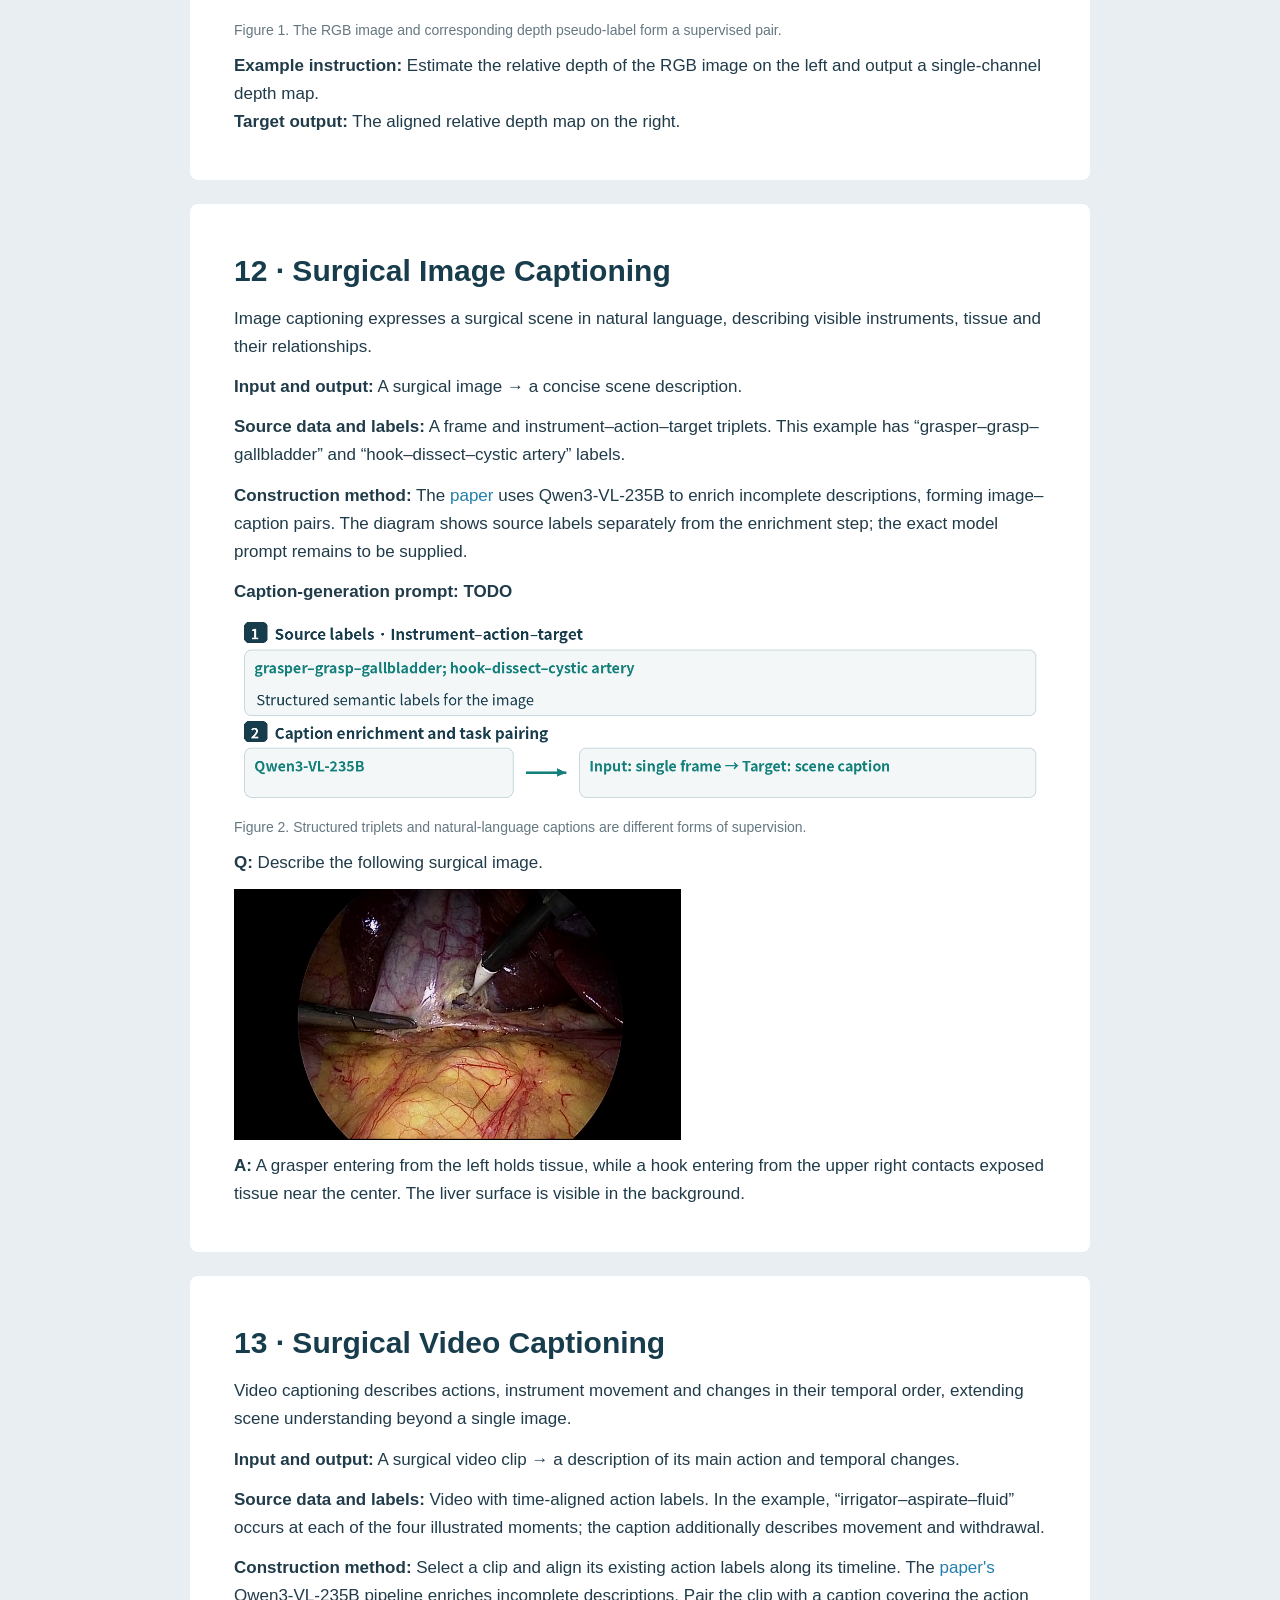
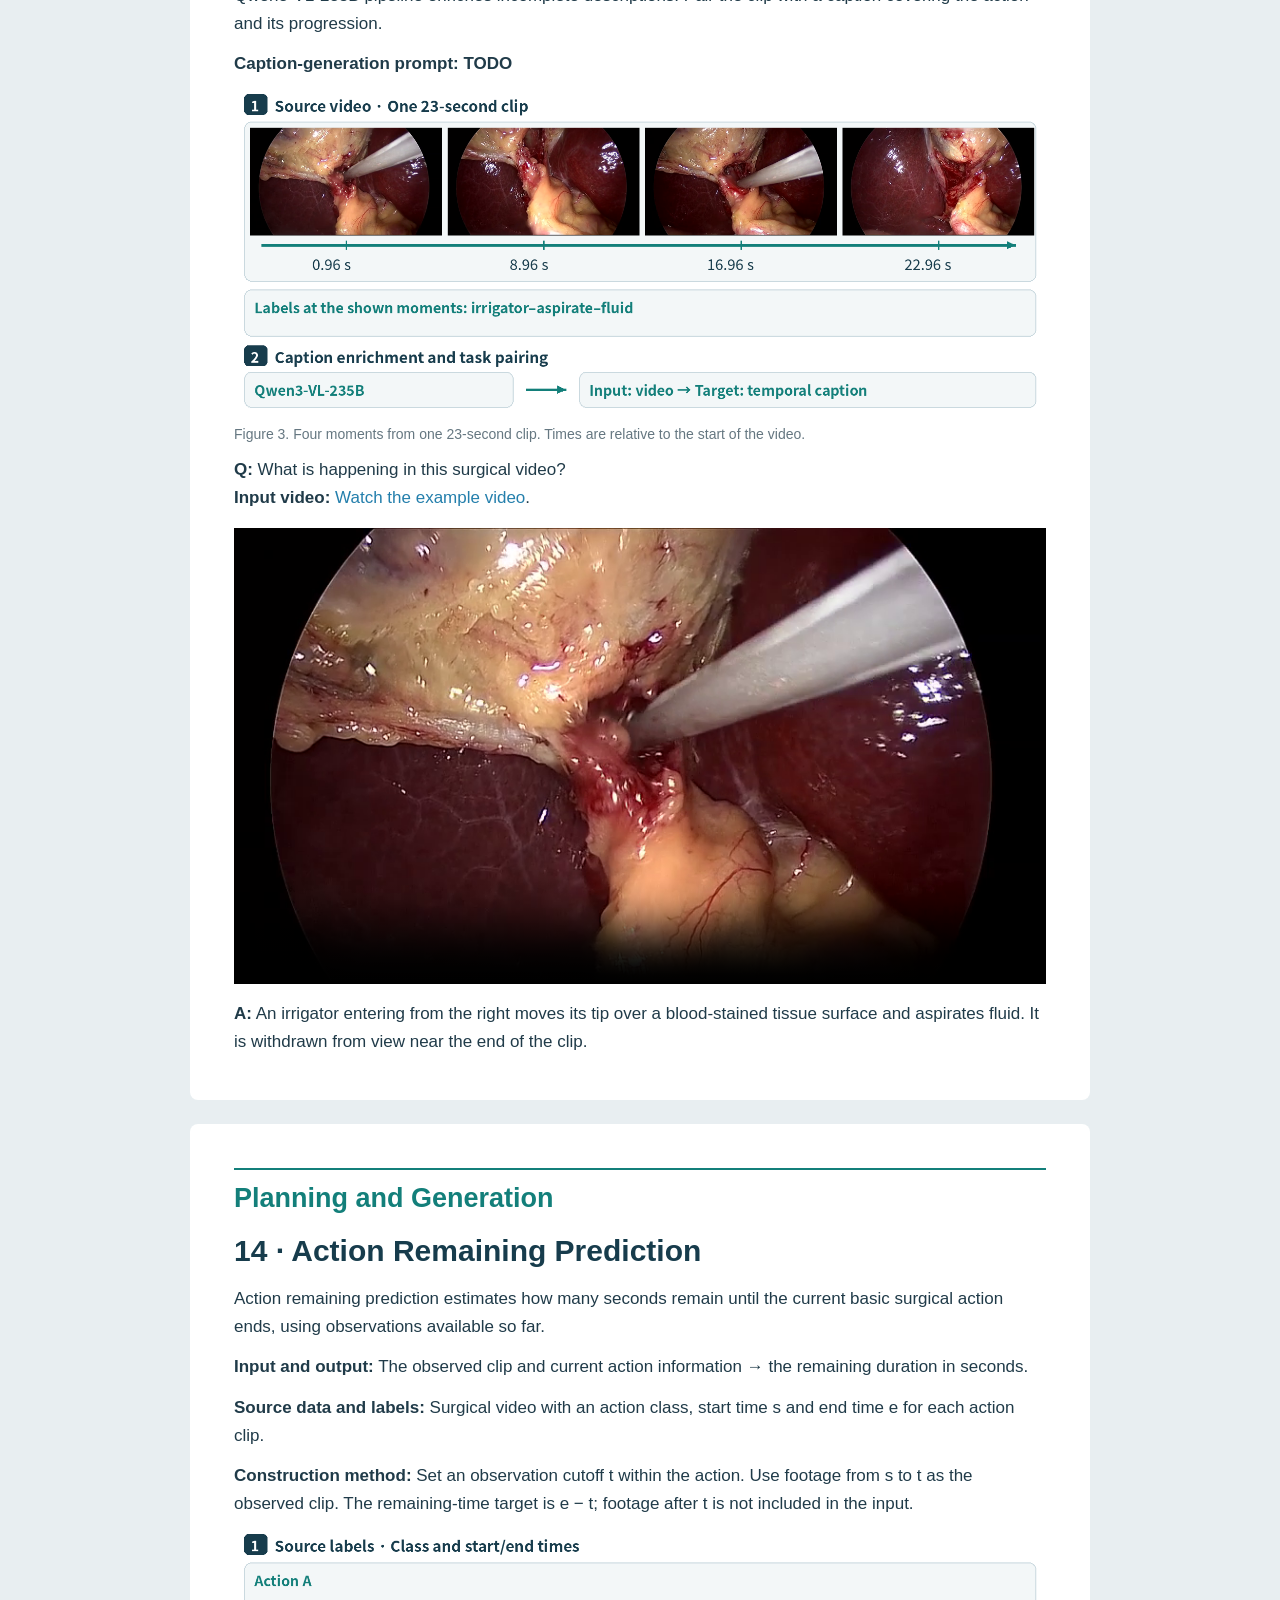
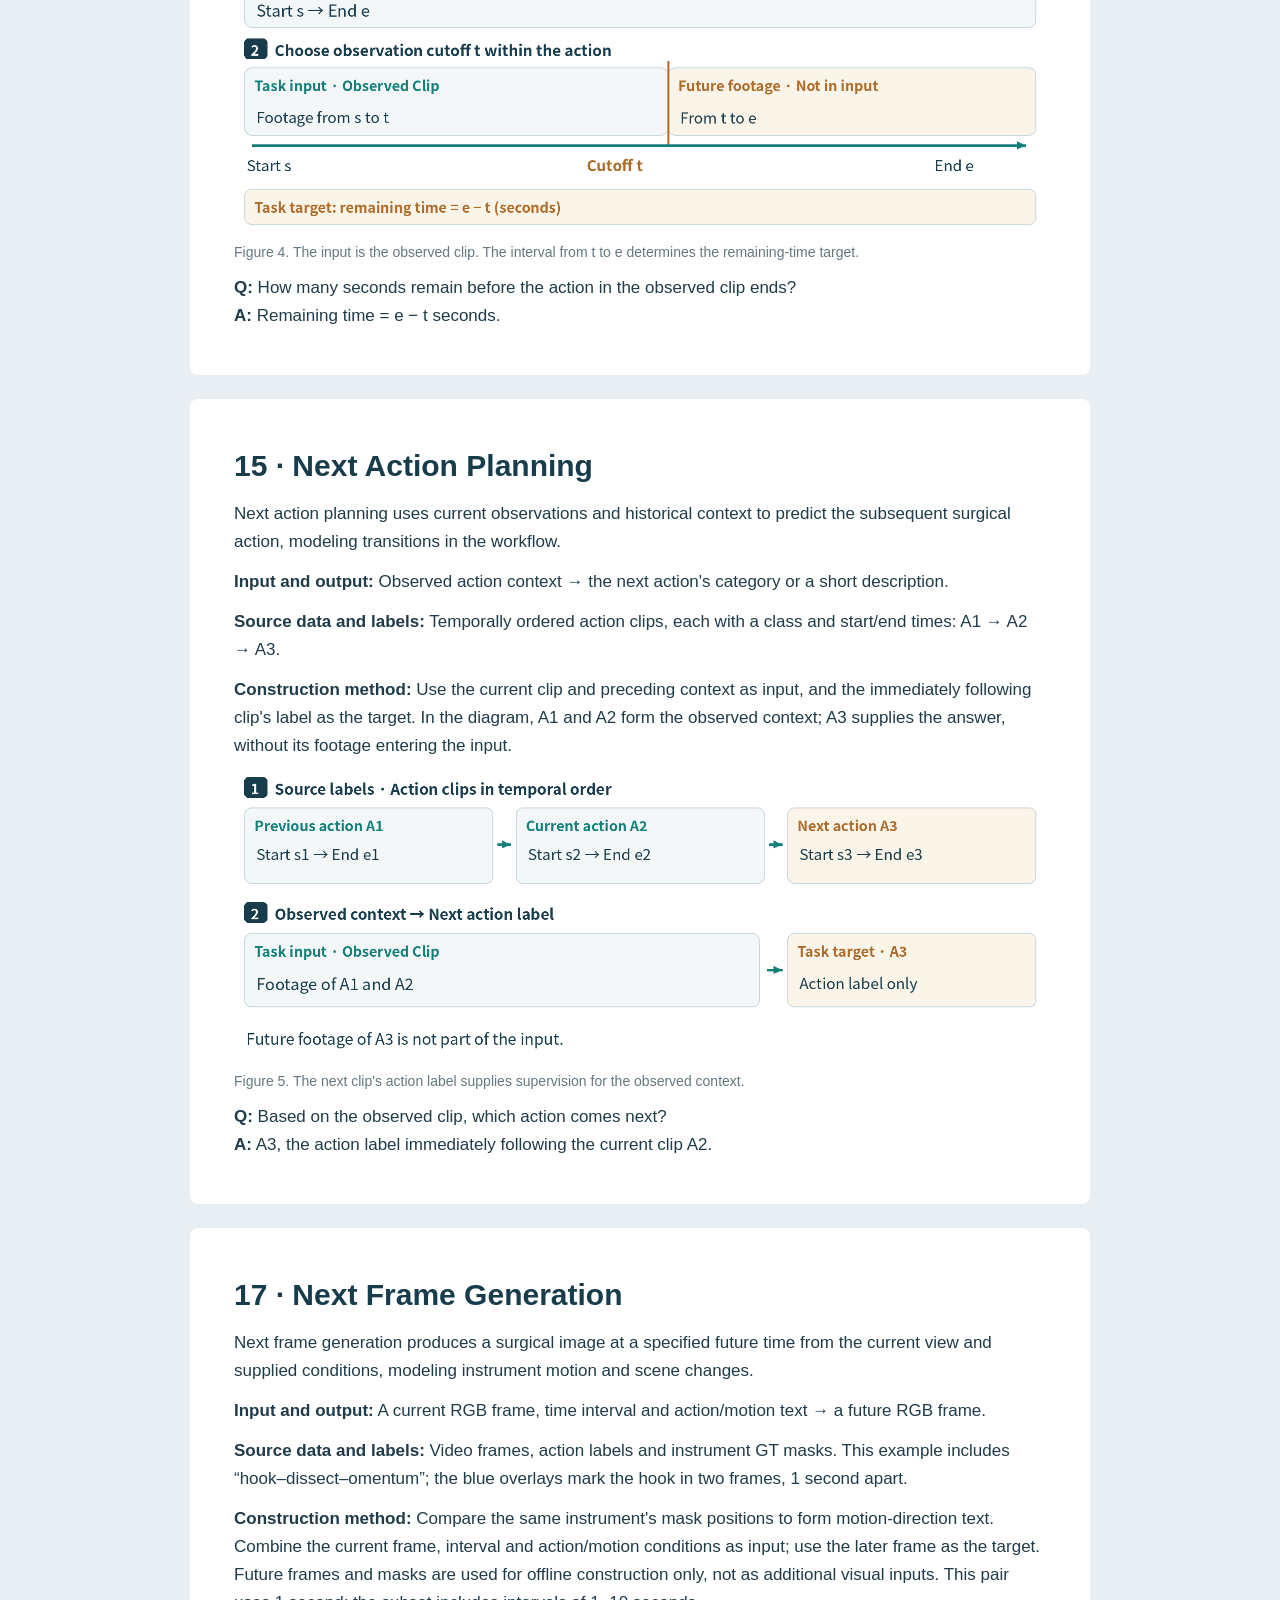
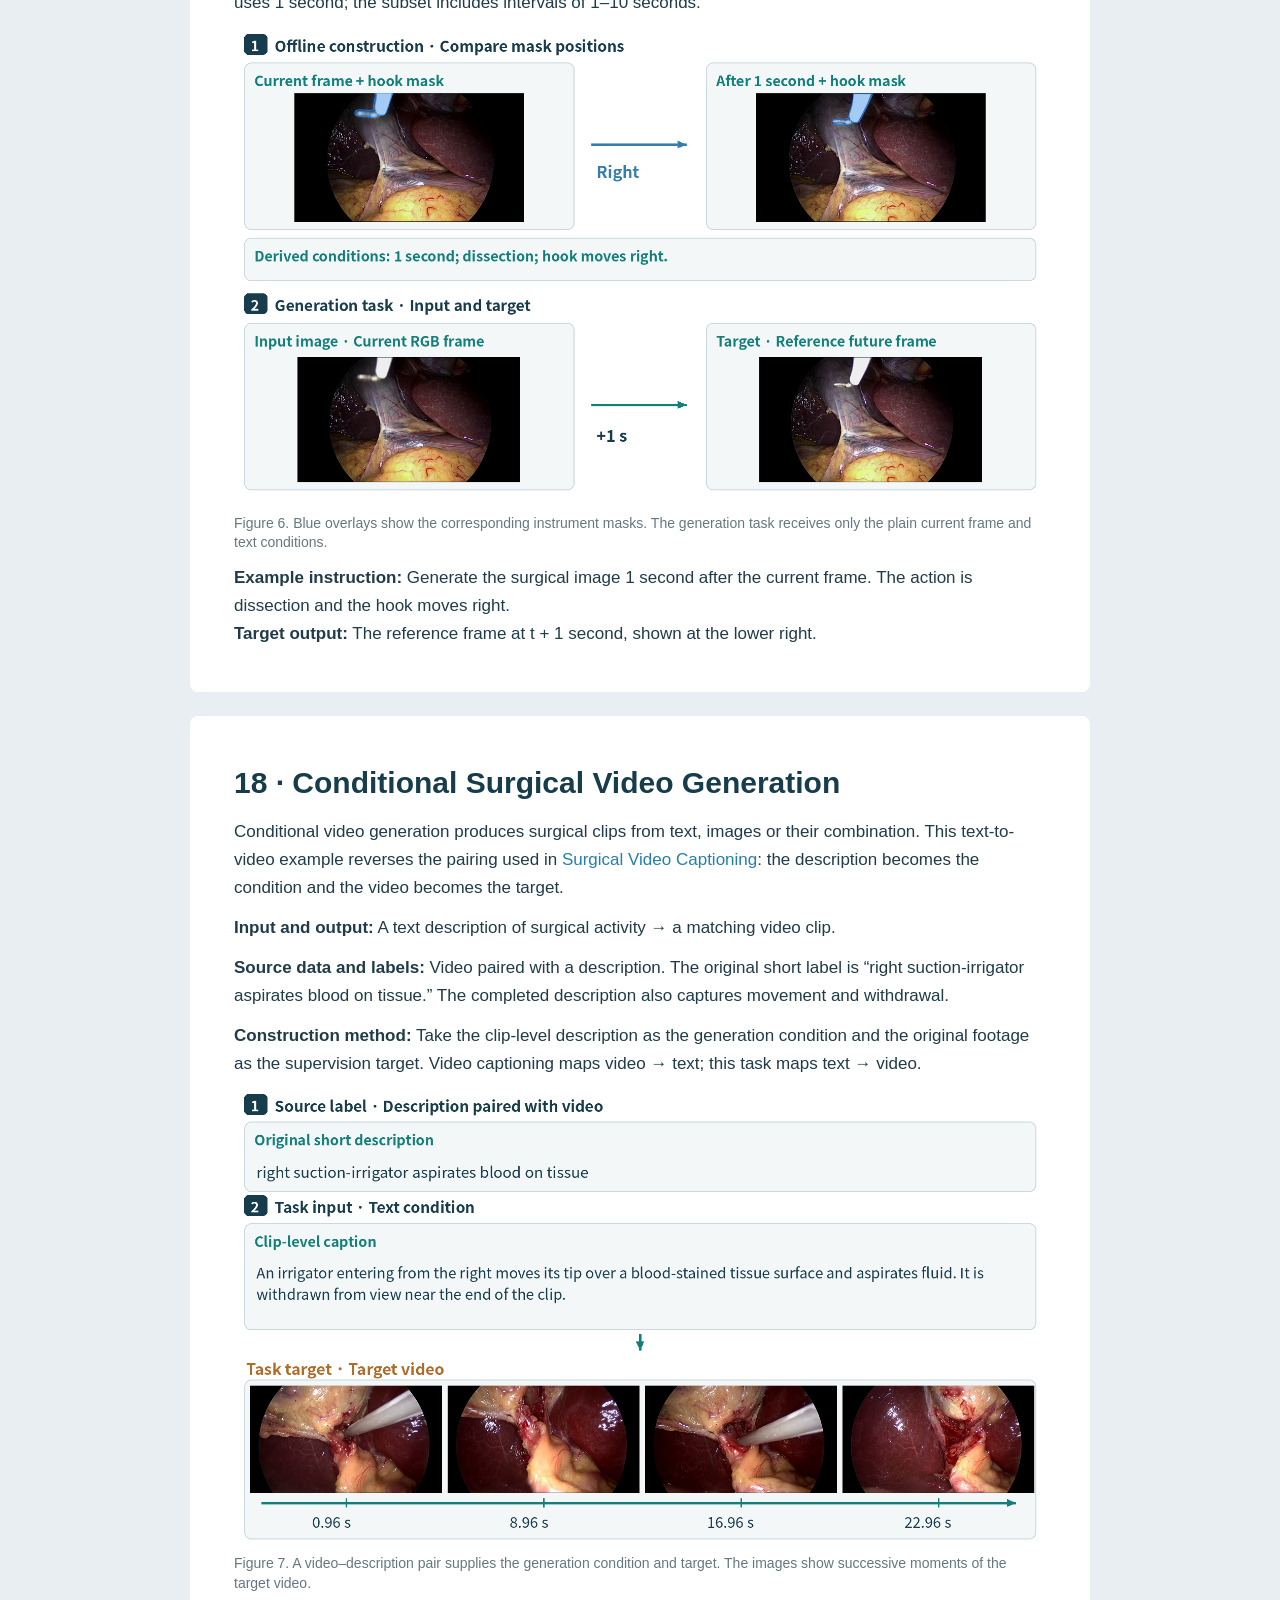
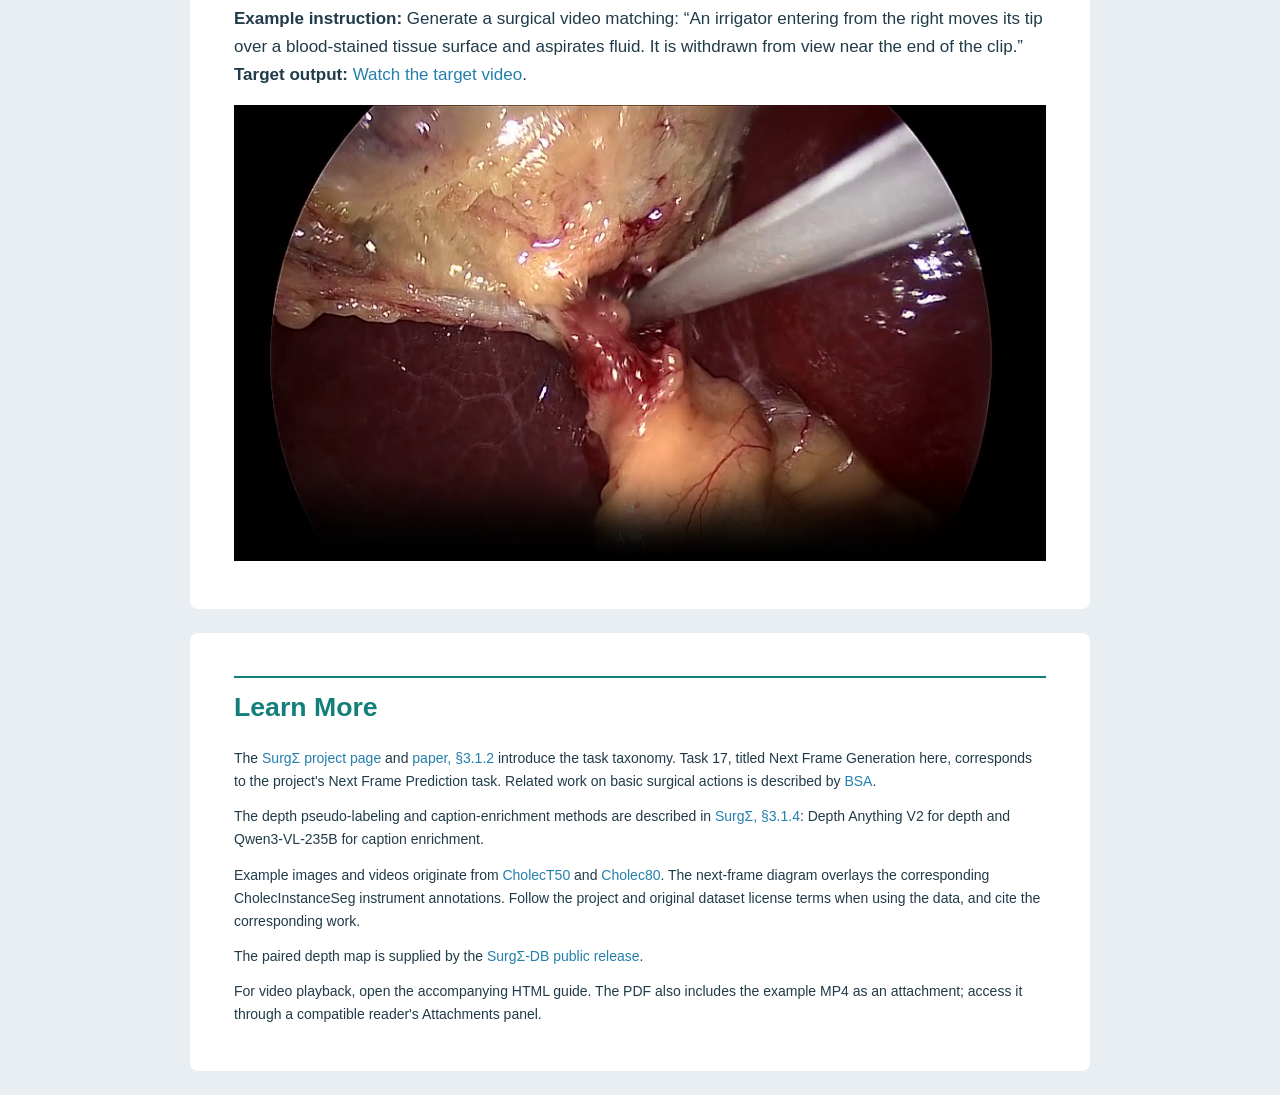
<file: static/guidelines/task_guide_en.html>
<!doctype html><html lang="en"><head><meta charset="utf-8"><meta name="viewport" content="width=device-width, initial-scale=1"><title>SurgΣ-DB Task Guide</title><meta name="author" content="SurgΣ-DB"><style>
@page {size: A4; margin: 16mm 17mm 18mm;
 @bottom-left {content: "SurgΣ-DB · Task Guide"; font-family: Guide; font-size: 8pt; color:#657781;}
 @bottom-right {content: counter(page); font-family: Guide; font-size: 8pt; color:#657781;}}
body {font-family: Guide, "Noto Sans CJK SC", "Microsoft YaHei", sans-serif; font-size:10.5pt; line-height:1.48; color:#203b49;}
.guide-page {break-before:page;}
.guide-page:first-child {break-before:auto;}
h1 {font-size:30pt; line-height:1.2; color:#173c4c; margin:8mm 0 4mm;}
h2 {font-size:17pt; line-height:1.3; color:#137f7a; margin:3mm 0; padding-top:3mm; border-top:1.6pt solid #137f7a; break-after:avoid;}
h3 {font-size:20pt; line-height:1.3; color:#173c4c; margin:4mm 0; break-after:avoid;}
h3.kicker {font-size:13pt; font-weight:400; color:#657781; margin:0 0 7mm;}
p {margin:2.8mm 0 3.2mm; orphans:2; widows:2;}
strong {font-weight:700;}
a {color:#247fac; text-decoration:none;}
em {font-style:normal;}
img {display:block; width:100%; height:auto; margin:3mm 0 2mm;}
img.example-image {width:55%; margin:2mm 0;}
.example,.construction {break-inside:avoid;}
.caption {font-size:9pt; line-height:1.4; color:#657781; margin:2mm 0 3mm;}
.references {font-size:10.5pt;}
.references h2 {font-size:20pt; margin-bottom:6mm;}
.overview {font-size:10.5pt;}
.overview h2 {margin-top:7mm;}
table {width:100%; border-collapse:collapse; table-layout:fixed; font-size:9.3pt; line-height:1.4; margin-top:4mm;}
thead {display:table-header-group;}
th,td {padding:2.5mm 2mm; text-align:left; border-bottom:0.5pt solid #d6e1e5; vertical-align:top;}
th {color:#137f7a; background:#eef5f5;}
th:first-child,td:first-child {width:9%;}
th:nth-child(2),td:nth-child(2) {width:49%;}
th:nth-child(3),td:nth-child(3) {width:42%;}
tr {break-inside:avoid;}
video {display:block; width:100%; max-height:520px; margin:16px 0; background:#12252e;}
@media screen {
 html {background:#e8eef1; scroll-behavior:smooth;}
 body {max-width:900px; margin:24px auto; font-size:17px; line-height:1.65;}
 .guide-page {background:white; padding:32px 44px; margin-bottom:24px; border-radius:8px;}
 h1 {font-size:40px;} h2 {font-size:27px;} h3 {font-size:30px;}
 table {font-size:15px;} .caption {font-size:14px;}
}
@media screen and (max-width:650px) {
 body {margin:0; font-size:16px;} .guide-page {padding:22px 18px; border-radius:0;}
 h1 {font-size:30px;} h3 {font-size:25px;} table {font-size:12px;}
 img.example-image {width:100%;}
}
@media print {video {display:none;}}
</style></head><body><section class="guide-page overview"><h1>SurgΣ-DB Task Guide</h1>
<h3 class="kicker">From Surgical Scene Understanding to Prediction and Generation</h3>
<p>SurgΣ-DB brings together surgical images, videos and language annotations for understanding, reasoning, planning and generation. This guide introduces seven tasks, showing how source data and labels become task samples. Task numbers follow the <a href="https://surgsigma.github.io/">SurgΣ project</a>; task 17 is presented here as Next Frame Generation.</p>
<p>A still image captures instruments, tissue and spatial relationships at one moment. Video also captures how actions unfold over time. The illustrated examples depict laparoscopic cholecystectomy, using CholecT50 images and corresponding Cholec80 footage.</p>
<p>The diagrams distinguish source data and labels, construction methods, and task inputs and targets. Source labels include action triplets, time boundaries, descriptions, depth maps and instrument masks. Annotations used to construct targets are not necessarily inputs available to the model.</p>
<h2>Contents</h2>
<table>
<thead>
<tr>
<th>No.</th>
<th>Task</th>
<th>Task group</th>
</tr>
</thead>
<tbody>
<tr>
<td>10</td>
<td>Depth Estimation</td>
<td>Understanding and Reasoning</td>
</tr>
<tr>
<td>12</td>
<td>Surgical Image Captioning</td>
<td>Understanding and Reasoning</td>
</tr>
<tr>
<td>13</td>
<td>Surgical Video Captioning</td>
<td>Understanding and Reasoning</td>
</tr>
<tr>
<td>14</td>
<td>Action Remaining Prediction</td>
<td>Planning and Generation</td>
</tr>
<tr>
<td>15</td>
<td>Next Action Planning</td>
<td>Planning and Generation</td>
</tr>
<tr>
<td>17</td>
<td>Next Frame Generation</td>
<td>Planning and Generation</td>
</tr>
<tr>
<td>18</td>
<td>Conditional Surgical Video Generation</td>
<td>Planning and Generation</td>
</tr>
</tbody>
</table>
<p>Video examples can be played in the accompanying HTML guide or opened through the MP4 links in this Markdown document.</p></section>
<section class="guide-page task"><h2>Understanding and Reasoning</h2>
<h3 id="task-10">10 · Depth Estimation</h3>
<p>Depth estimation represents the relative depth of instruments and tissue from a single surgical image, supporting spatial perception and geometric modeling. Its output describes relative depth, not distance in physical units.</p>
<p><strong>Input and output:</strong> An RGB surgical image → an aligned, single-channel relative depth map.</p>
<p><strong>Source data and labels:</strong> An RGB surgical frame. Depth supervision is added as a model-produced pseudo-label, rather than a sensor measurement.</p>
<p><strong>Construction method:</strong> Following the <a href="https://arxiv.org/html/2603.16822v1#S3.SS1.SSS4">published pipeline</a>, Depth Anything V2 produces relative depth D from RGB. The image is the task input and D is the target, with matching field of view and pixel alignment.</p>
<div class="construction"><p><img alt="RGB input, Depth Anything V2, and its relative depth target" src="figures/depth_en.png" /></p>
<p class="caption">Figure 1. The RGB image and corresponding depth pseudo-label form a supervised pair.</p></div>
<p><strong>Example instruction:</strong> Estimate the relative depth of the RGB image on the left and output a single-channel depth map.<br />
<strong>Target output:</strong> The aligned relative depth map on the right.</p></section>
<section class="guide-page task"><h3 id="task-12">12 · Surgical Image Captioning</h3>
<p>Image captioning expresses a surgical scene in natural language, describing visible instruments, tissue and their relationships.</p>
<p><strong>Input and output:</strong> A surgical image → a concise scene description.</p>
<p><strong>Source data and labels:</strong> A frame and instrument–action–target triplets. This example has “grasper–grasp–gallbladder” and “hook–dissect–cystic artery” labels.</p>
<p><strong>Construction method:</strong> The <a href="https://arxiv.org/html/2603.16822v1#S3.SS1.SSS4">paper</a> uses Qwen3-VL-235B to enrich incomplete descriptions, forming image–caption pairs. The diagram shows source labels separately from the enrichment step; the exact model prompt remains to be supplied.</p>
<p><strong>Caption-generation prompt: TODO</strong></p>
<div class="construction"><p><img alt="Source labels, caption enrichment, and the image-to-caption task" src="figures/image_caption_en.png" /></p>
<p class="caption">Figure 2. Structured triplets and natural-language captions are different forms of supervision.</p></div>
<div class="example"><p><strong>Q:</strong> Describe the following surgical image.</p>
<p><img class="example-image" alt="Input image for the captioning example" src="media/image_caption_input.png" /></p>
<p><strong>A:</strong> A grasper entering from the left holds tissue, while a hook entering from the upper right contacts exposed tissue near the center. The liver surface is visible in the background.</p></div></section>
<section class="guide-page task"><p><a id="video-captioning"></a></p>
<h3 id="task-13">13 · Surgical Video Captioning</h3>
<p>Video captioning describes actions, instrument movement and changes in their temporal order, extending scene understanding beyond a single image.</p>
<p><strong>Input and output:</strong> A surgical video clip → a description of its main action and temporal changes.</p>
<p><strong>Source data and labels:</strong> Video with time-aligned action labels. In the example, “irrigator–aspirate–fluid” occurs at each of the four illustrated moments; the caption additionally describes movement and withdrawal.</p>
<p><strong>Construction method:</strong> Select a clip and align its existing action labels along its timeline. The <a href="https://arxiv.org/html/2603.16822v1#S3.SS1.SSS4">paper's</a> Qwen3-VL-235B pipeline enriches incomplete descriptions. Pair the clip with a caption covering the action and its progression.</p>
<p><strong>Caption-generation prompt: TODO</strong></p>
<div class="construction"><p><img alt="One video timeline, action labels, and caption enrichment" src="figures/video_caption_en.png" /></p>
<p class="caption">Figure 3. Four moments from one 23-second clip. Times are relative to the start of the video.</p></div>
<p><strong>Q:</strong> What is happening in this surgical video?<br />
<strong>Input video:</strong> <a href="media/surgical_clip.mp4">Watch the example video</a>.</p><video controls preload="metadata" playsinline poster="media/video_poster.png"><source src="media/surgical_clip.mp4" type="video/mp4"></video>
<p><strong>A:</strong> An irrigator entering from the right moves its tip over a blood-stained tissue surface and aspirates fluid. It is withdrawn from view near the end of the clip.</p></section>
<section class="guide-page task"><h2>Planning and Generation</h2>
<h3 id="task-14">14 · Action Remaining Prediction</h3>
<p>Action remaining prediction estimates how many seconds remain until the current basic surgical action ends, using observations available so far.</p>
<p><strong>Input and output:</strong> The observed clip and current action information → the remaining duration in seconds.</p>
<p><strong>Source data and labels:</strong> Surgical video with an action class, start time s and end time e for each action clip.</p>
<p><strong>Construction method:</strong> Set an observation cutoff t within the action. Use footage from s to t as the observed clip. The remaining-time target is e − t; footage after t is not included in the input.</p>
<div class="construction"><p><img alt="Observed clip, observation cutoff, action end, and remaining duration" src="figures/action_remaining_en.png" /></p>
<p class="caption">Figure 4. The input is the observed clip. The interval from t to e determines the remaining-time target.</p></div>
<p><strong>Q:</strong> How many seconds remain before the action in the observed clip ends?<br />
<strong>A:</strong> Remaining time = e − t seconds.</p></section>
<section class="guide-page task"><h3 id="task-15">15 · Next Action Planning</h3>
<p>Next action planning uses current observations and historical context to predict the subsequent surgical action, modeling transitions in the workflow.</p>
<p><strong>Input and output:</strong> Observed action context → the next action's category or a short description.</p>
<p><strong>Source data and labels:</strong> Temporally ordered action clips, each with a class and start/end times: A1 → A2 → A3.</p>
<p><strong>Construction method:</strong> Use the current clip and preceding context as input, and the immediately following clip's label as the target. In the diagram, A1 and A2 form the observed context; A3 supplies the answer, without its footage entering the input.</p>
<div class="construction"><p><img alt="Observed action clips and the next action label" src="figures/next_action_en.png" /></p>
<p class="caption">Figure 5. The next clip's action label supplies supervision for the observed context.</p></div>
<p><strong>Q:</strong> Based on the observed clip, which action comes next?<br />
<strong>A:</strong> A3, the action label immediately following the current clip A2.</p></section>
<section class="guide-page task"><h3 id="task-17">17 · Next Frame Generation</h3>
<p>Next frame generation produces a surgical image at a specified future time from the current view and supplied conditions, modeling instrument motion and scene changes.</p>
<p><strong>Input and output:</strong> A current RGB frame, time interval and action/motion text → a future RGB frame.</p>
<p><strong>Source data and labels:</strong> Video frames, action labels and instrument GT masks. This example includes “hook–dissect–omentum”; the blue overlays mark the hook in two frames, 1 second apart.</p>
<p><strong>Construction method:</strong> Compare the same instrument's mask positions to form motion-direction text. Combine the current frame, interval and action/motion conditions as input; use the later frame as the target. Future frames and masks are used for offline construction only, not as additional visual inputs. This pair uses 1 second; the subset includes intervals of 1–10 seconds.</p>
<div class="construction"><p><img alt="Actual hook masks used offline, followed by the RGB input and reference frame" src="figures/next_frame_en.png" /></p>
<p class="caption">Figure 6. Blue overlays show the corresponding instrument masks. The generation task receives only the plain current frame and text conditions.</p></div>
<p><strong>Example instruction:</strong> Generate the surgical image 1 second after the current frame. The action is dissection and the hook moves right.<br />
<strong>Target output:</strong> The reference frame at t + 1 second, shown at the lower right.</p></section>
<section class="guide-page task"><h3 id="task-18">18 · Conditional Surgical Video Generation</h3>
<p>Conditional video generation produces surgical clips from text, images or their combination. This text-to-video example reverses the pairing used in <a href="#video-captioning">Surgical Video Captioning</a>: the description becomes the condition and the video becomes the target.</p>
<p><strong>Input and output:</strong> A text description of surgical activity → a matching video clip.</p>
<p><strong>Source data and labels:</strong> Video paired with a description. The original short label is “right suction-irrigator aspirates blood on tissue.” The completed description also captures movement and withdrawal.</p>
<p><strong>Construction method:</strong> Take the clip-level description as the generation condition and the original footage as the supervision target. Video captioning maps video → text; this task maps text → video.</p>
<div class="construction"><p><img alt="Text condition leading to one target video, displayed along its timeline" src="figures/video_generation_en.png" /></p>
<p class="caption">Figure 7. A video–description pair supplies the generation condition and target. The images show successive moments of the target video.</p></div>
<p><strong>Example instruction:</strong> Generate a surgical video matching: “An irrigator entering from the right moves its tip over a blood-stained tissue surface and aspirates fluid. It is withdrawn from view near the end of the clip.”<br />
<strong>Target output:</strong> <a href="media/surgical_clip.mp4">Watch the target video</a>.</p><video controls preload="metadata" playsinline poster="media/video_poster.png"><source src="media/surgical_clip.mp4" type="video/mp4"></video></section>
<section class="guide-page references"><a id="video-attachment"></a><h2>Learn More</h2>
<p>The <a href="https://surgsigma.github.io/">SurgΣ project page</a> and <a href="https://arxiv.org/html/2603.16822v1#S3.SS1.SSS2">paper, §3.1.2</a> introduce the task taxonomy. Task 17, titled Next Frame Generation here, corresponds to the project's Next Frame Prediction task. Related work on basic surgical actions is described by <a href="https://med-air.github.io/BSA/">BSA</a>.</p>
<p>The depth pseudo-labeling and caption-enrichment methods are described in <a href="https://arxiv.org/html/2603.16822v1#S3.SS1.SSS4">SurgΣ, §3.1.4</a>: Depth Anything V2 for depth and Qwen3-VL-235B for caption enrichment.</p>
<p>Example images and videos originate from <a href="https://github.com/CAMMA-public/cholect50">CholecT50</a> and <a href="https://camma.unistra.fr/datasets/">Cholec80</a>. The next-frame diagram overlays the corresponding CholecInstanceSeg instrument annotations. Follow the project and original dataset license terms when using the data, and cite the corresponding work.</p>
<p>The paired depth map is supplied by the <a href="https://huggingface.co/datasets/SurgSigma/SurgSigma-DB/tree/main">SurgΣ-DB public release</a>.</p>
<p>For video playback, open the accompanying HTML guide. The PDF also includes the example MP4 as an attachment; access it through a compatible reader's Attachments panel.</p></section></body></html>
</file>
